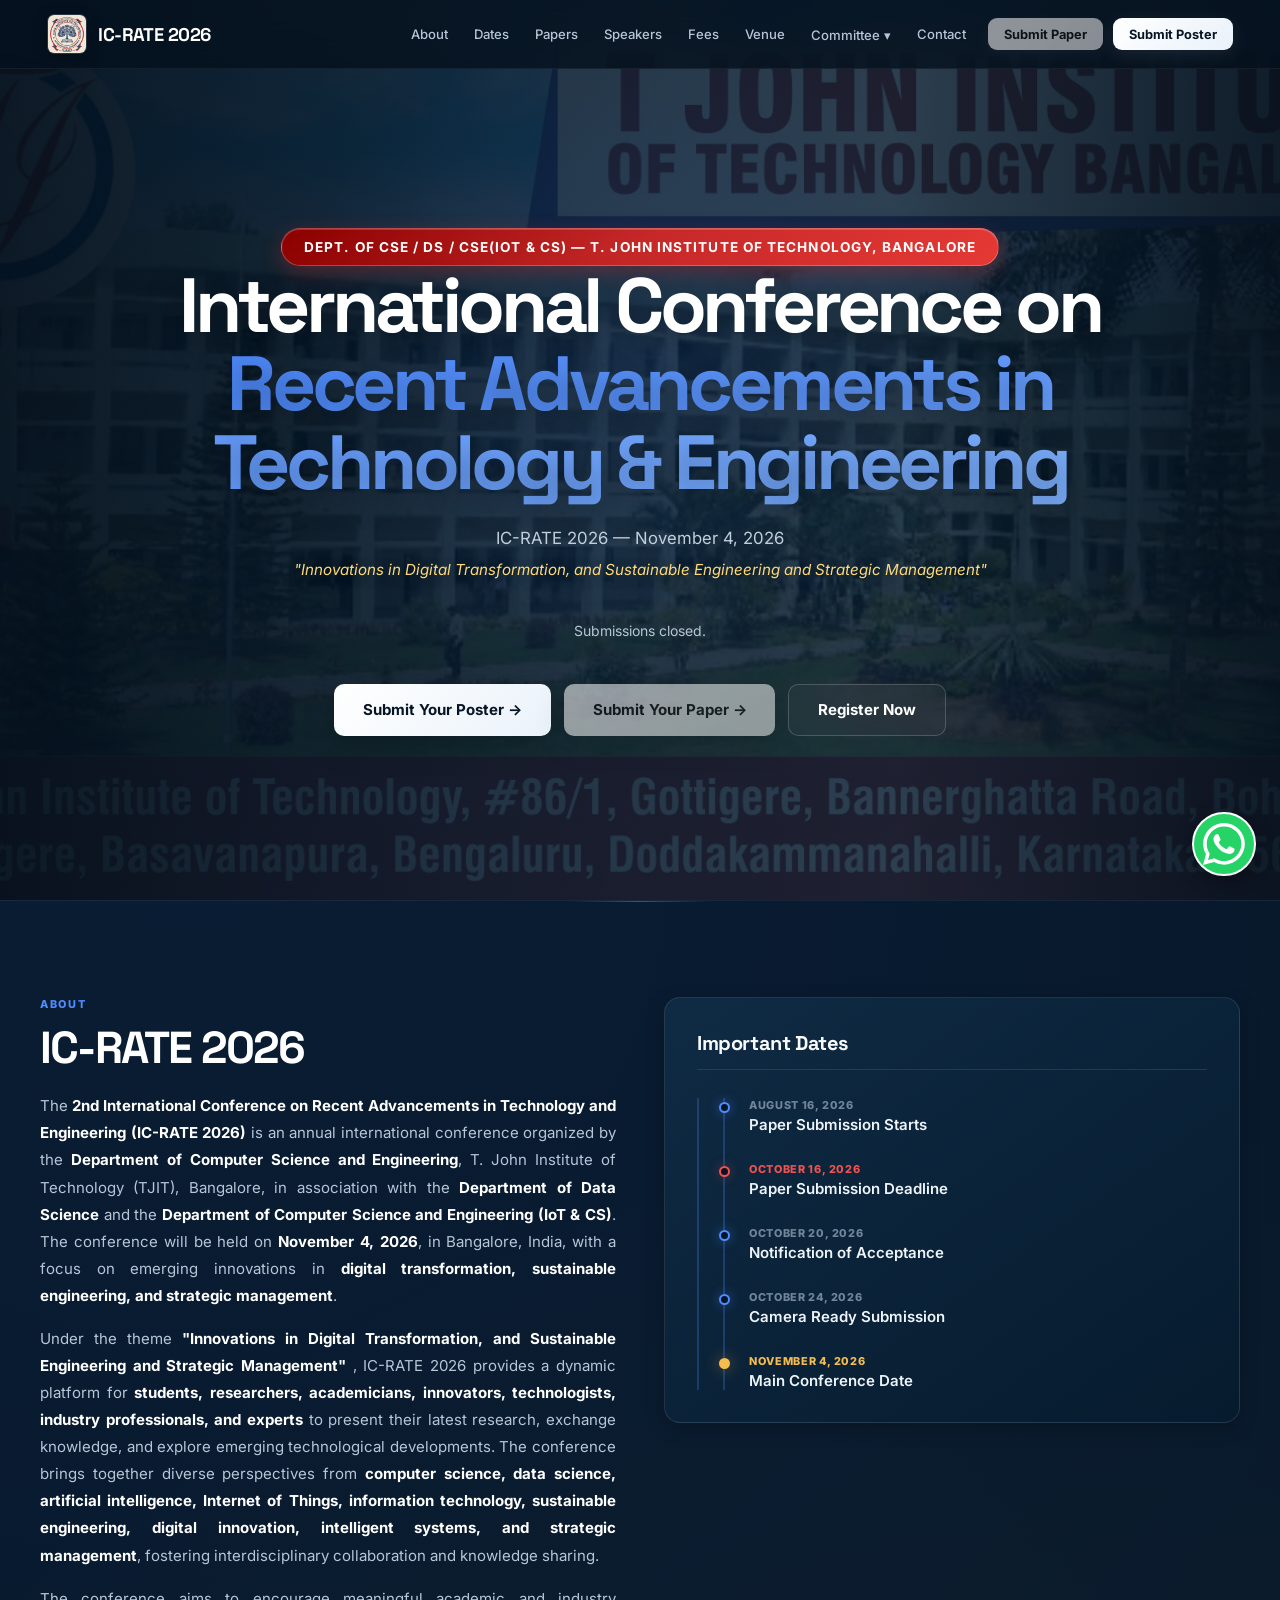
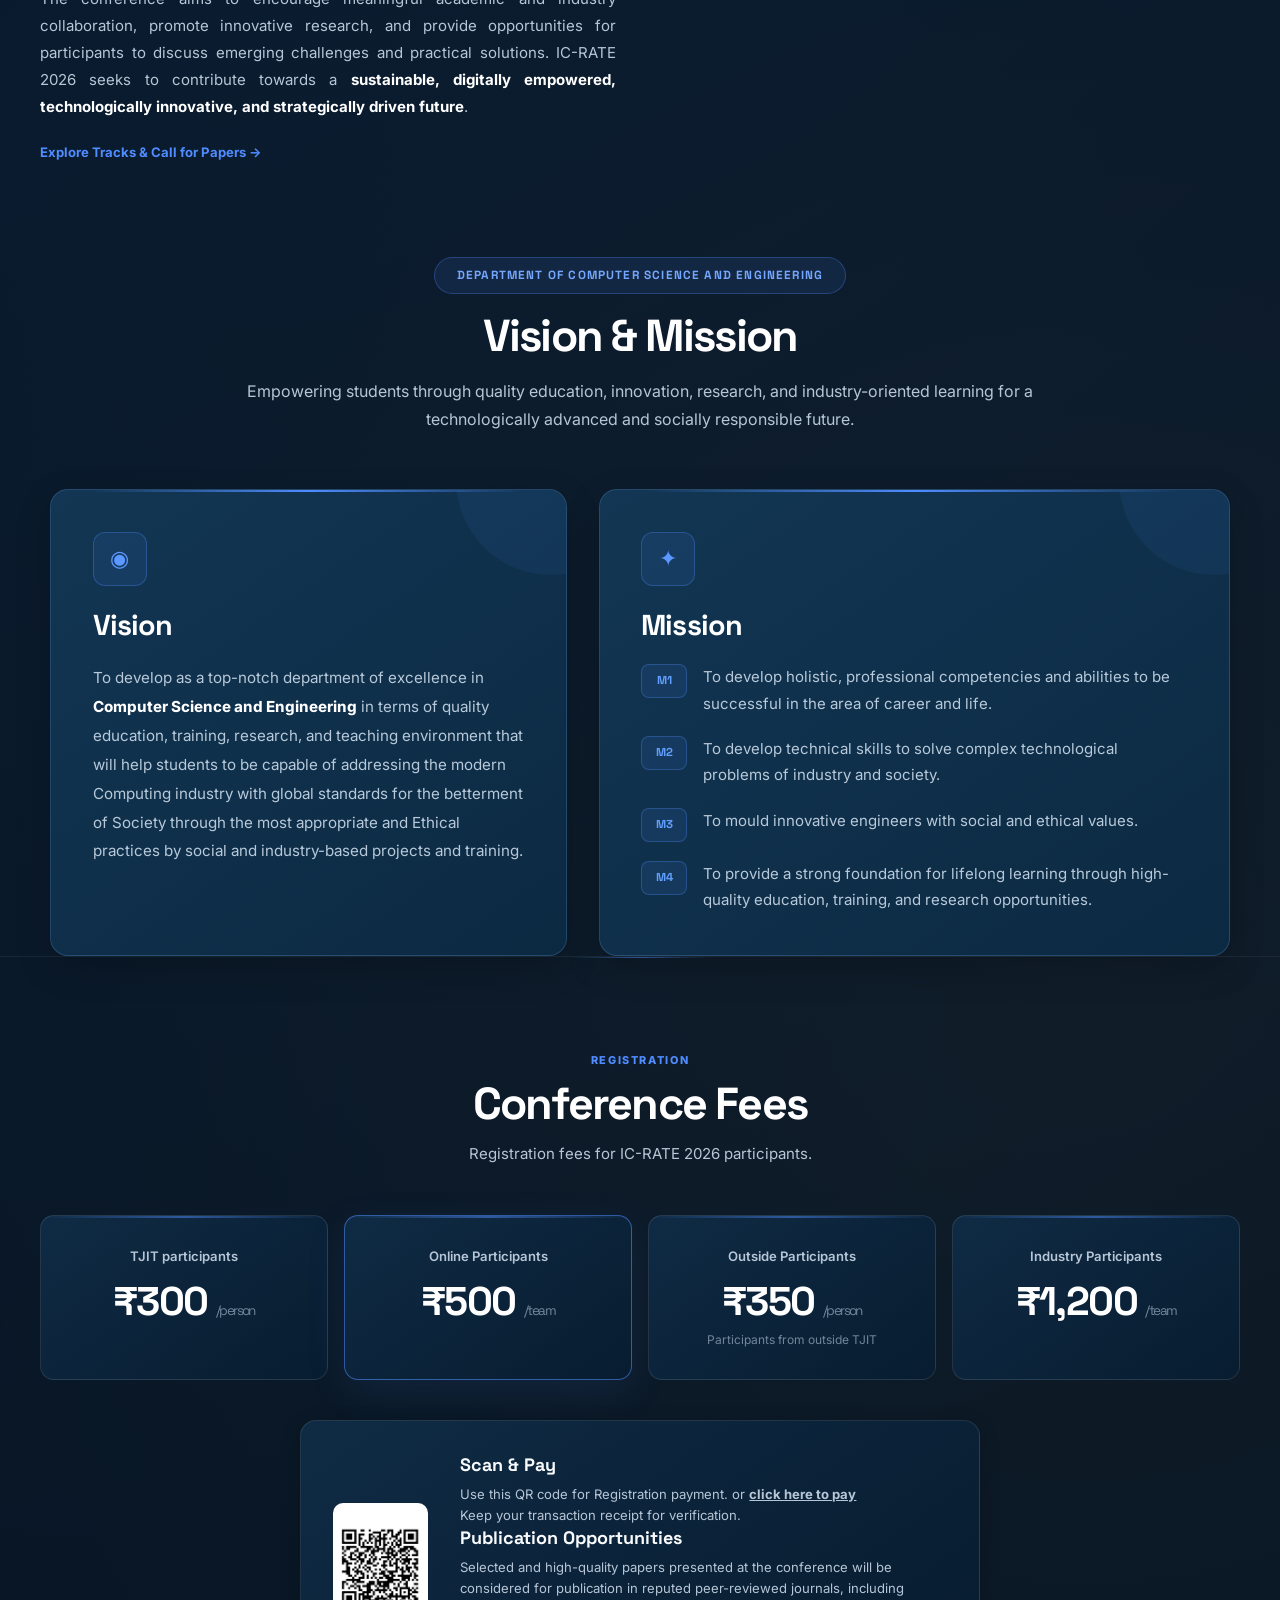
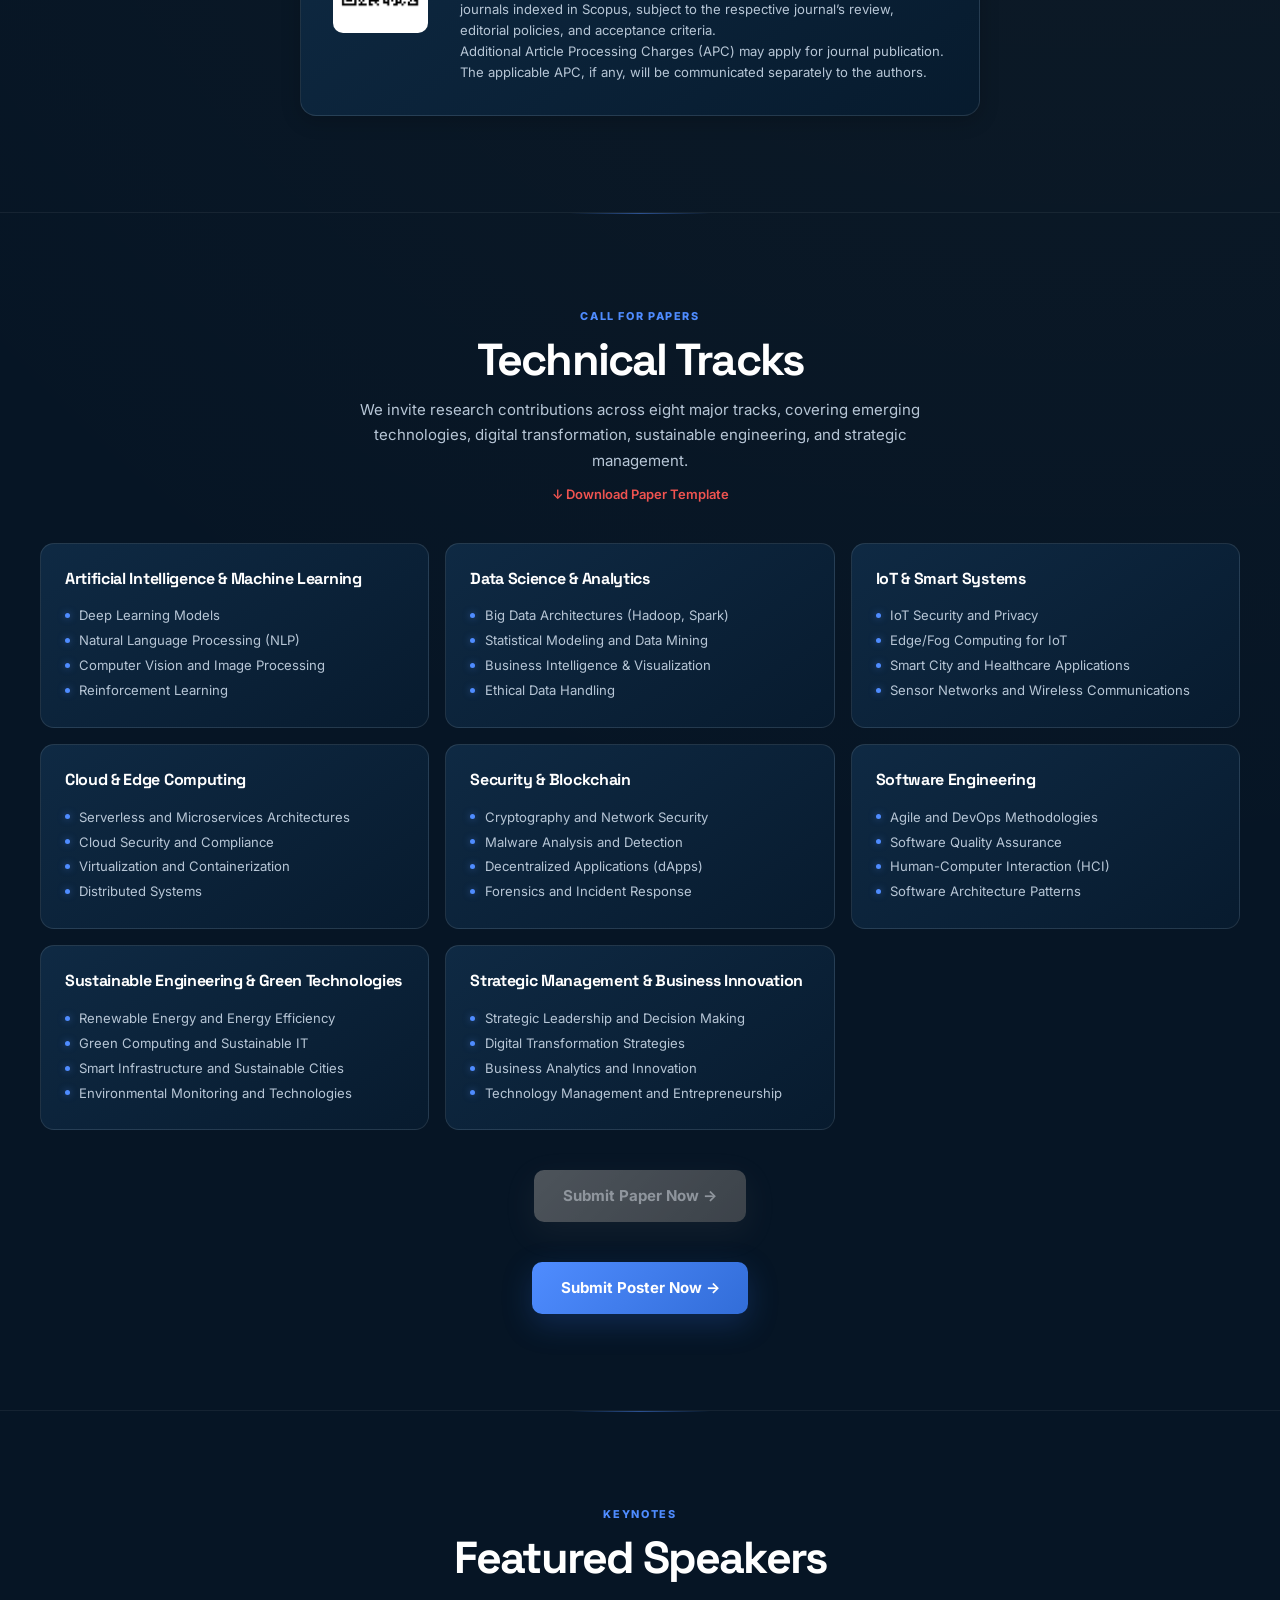
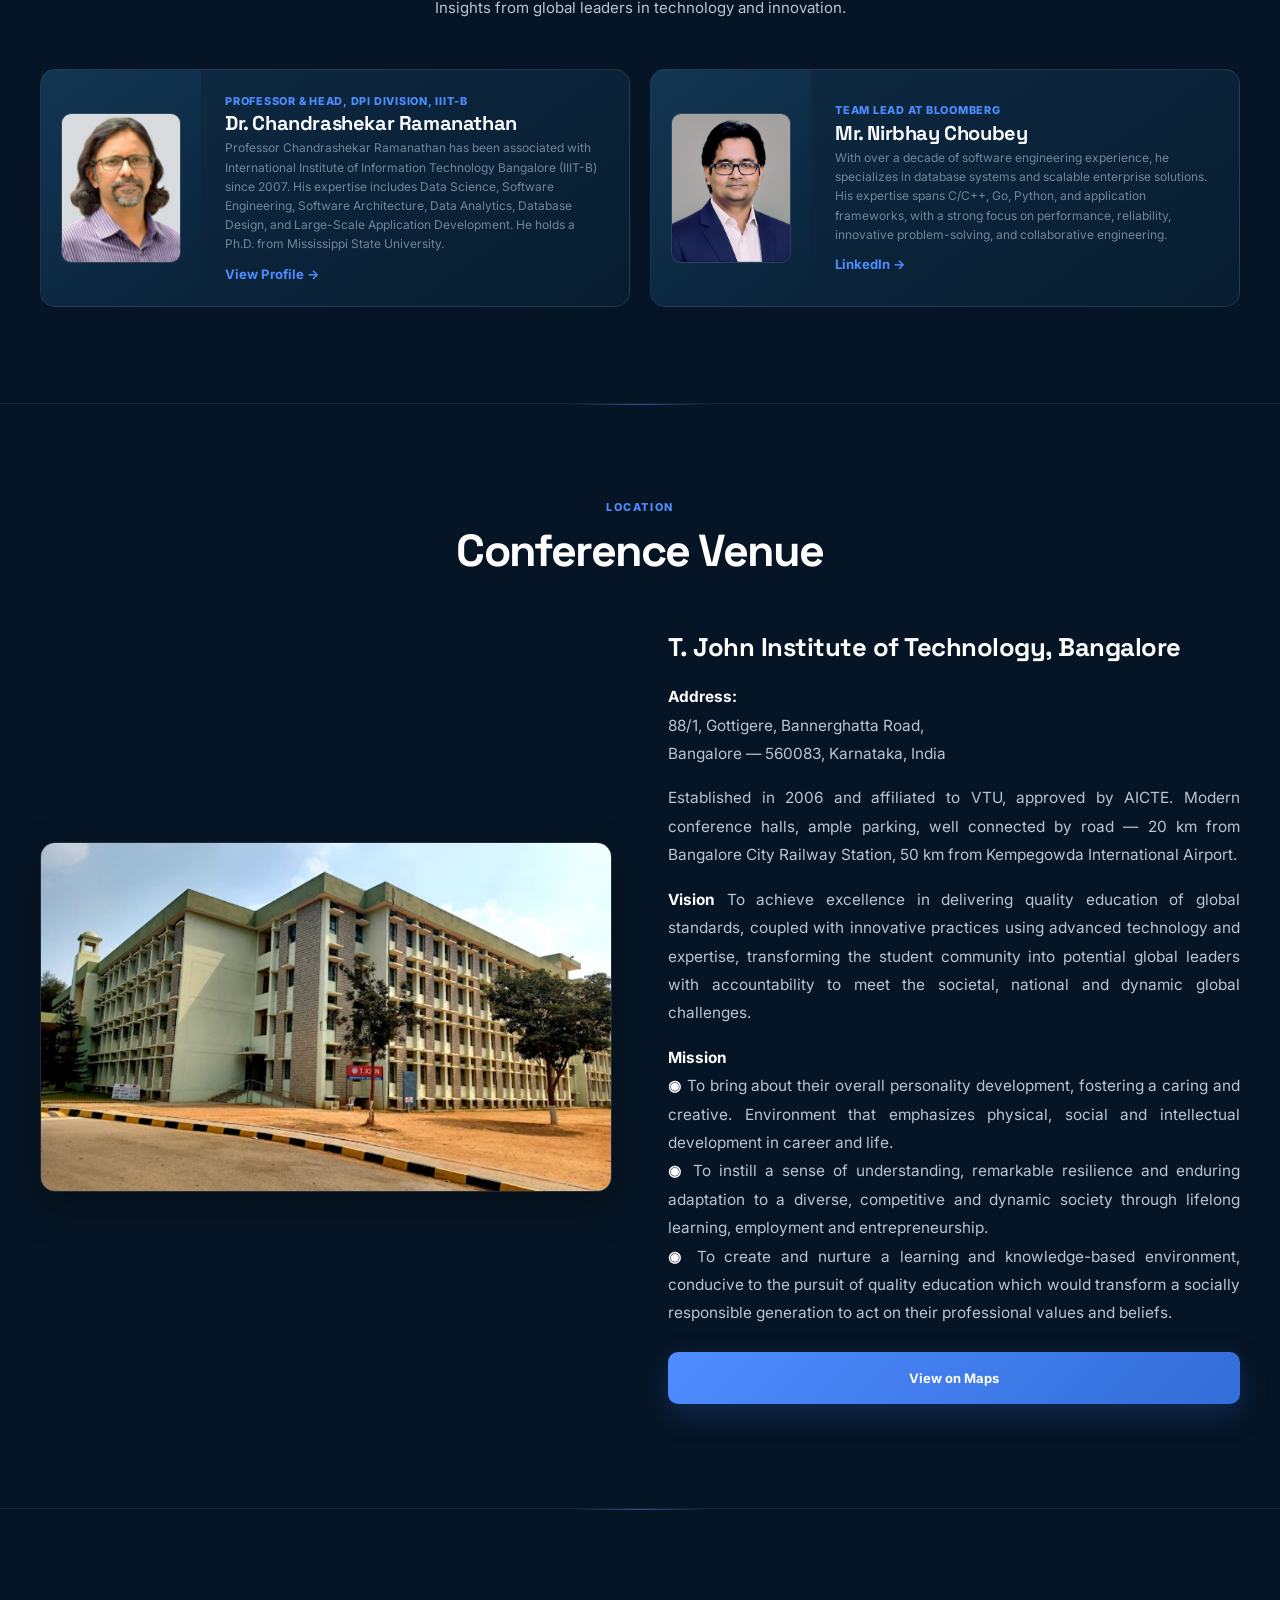
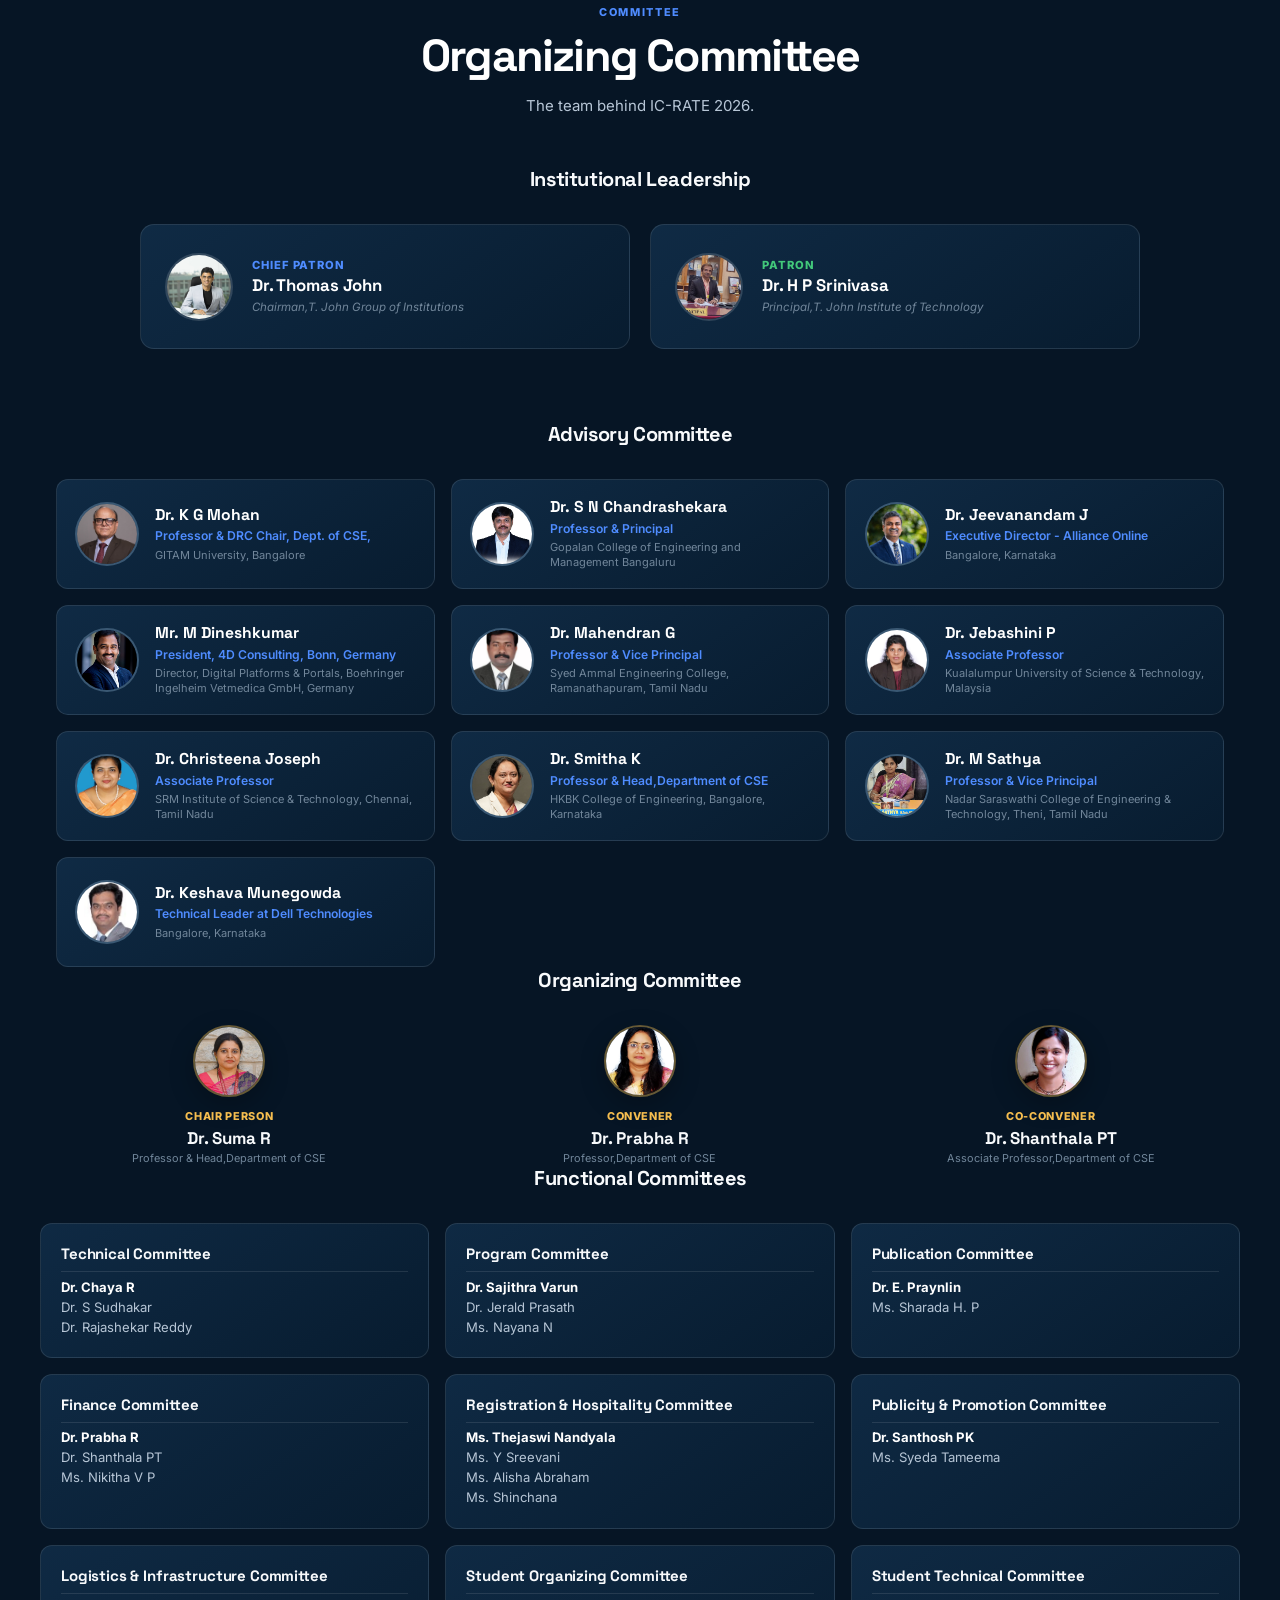
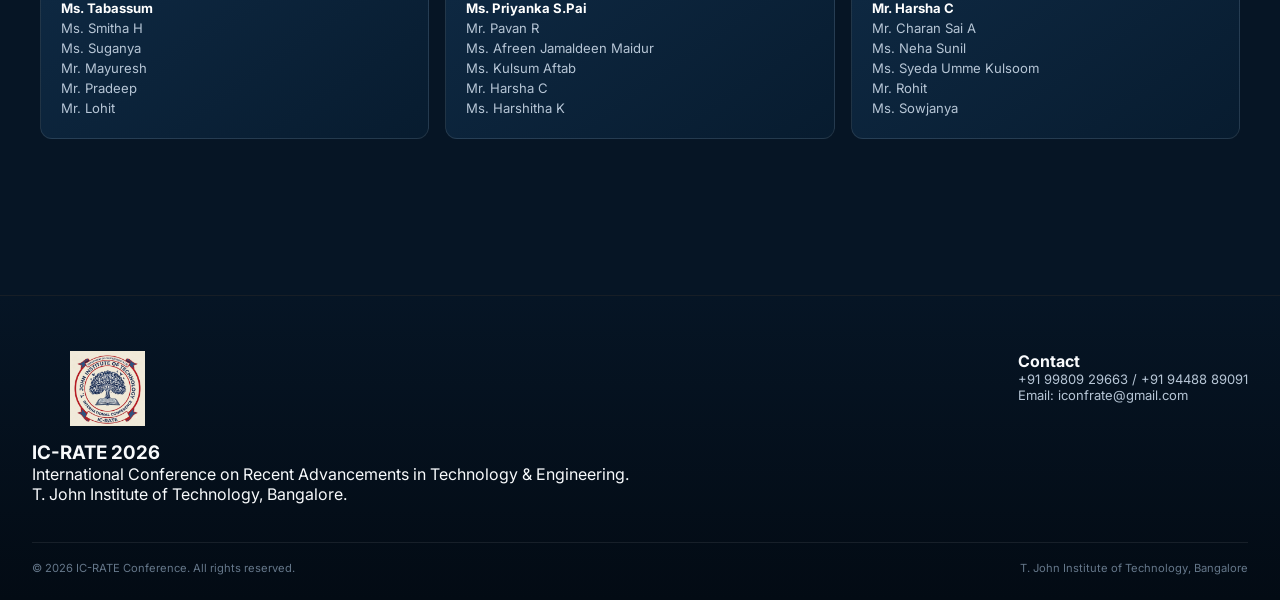
<file: index.html>
<!DOCTYPE html>
<html lang="en">
<head>
    <meta charset="UTF-8">
    <meta name="viewport" content="width=device-width, initial-scale=1.0">
    <link rel="icon" type="image/png" href="./image/LOGO.jpeg">
    <title>IC-RATE 2026 — International Conference on Recent Advancements in Technology & Engineering</title>
    <meta name="description"
content="RATE 2026 is the 2nd International Conference on Recent Advancements in Technology and Engineering, organized by the Department of Computer Science and Engineering, T. John Institute of Technology, Bengaluru, with associated departments including Data Science and CSE (IoT & CS).">

<meta name="keywords"
content="RATE 2026, IC RATE 2026, International Conference, Technology and Engineering, Computer Science and Engineering, Data Science, IoT, Artificial Intelligence, Sustainable Engineering, Strategic Management, T John Institute of Technology, Bangalore">

<meta name="author"
content="T. John Institute of Technology">

<meta name="robots"
content="index, follow">

<link rel="canonical" href="https://ic-rate.vercel.app/">
    <meta name="description" content="IC-RATE 2026: International Conference on Recent Advancements in Technology and Engineering. November 20, 2026 — T. John Institute of Technology, Bangalore.">
    <link rel="stylesheet" href="style.css">
</head>
<body>

    <!-- HEADER -->
    <header class="header" id="header">
        <div class="header-inner">
            <a href="#hero" class="logo-link">
                <img src="./image/LOGO.jpeg" alt="IC-RATE 2026" class="logo-img">
                <span class="logo-text">IC-RATE 2026</span>
            </a>

            <nav class="nav">
                <a href="#about">About</a>
                <a href="#dates-sec">Dates</a>
                <a href="#tracks">Papers</a>
                <a href="#keynotes">Speakers</a>
                <a href="#fees">Fees</a>
                <a href="#venue">Venue</a>
                <div class="nav-dd">
                    <a href="#committee" style="cursor:pointer">Committee ▾</a>
                    <div class="nav-dd-menu">
                        <a href="#committee">Organizing</a>
                        <a href="#advisory">Advisory</a>
                        <a href="#coreteam">Steering</a>
                    </div>
                </div>
                <a href="#contact">Contact</a>
                <a href="./submit-paper.html" class="nav-cta is-disabled" aria-disabled="true" tabindex="-1" onclick="return false;">
                    Submit Paper
                </a>
                <a href = "./poster.html" class = "nav-cta">
                    Submit Poster
                </a>
            </nav>

            <button class="mobile-btn" id="mob-btn" aria-label="Menu"><span></span><span></span><span></span></button>
        </div>

        <nav class="mobile-menu" id="mob-menu">
            <button class="mobile-close" id="mob-close">&times;</button>
            <a href="#about" onclick="closeMob()">About</a>
            <a href="#dates-sec" onclick="closeMob()">Dates</a>
            <a href="#tracks" onclick="closeMob()">Papers</a>
            <a href="#keynotes" onclick="closeMob()">Speakers</a>
            <a href="#fees" onclick="closeMob()">Fees</a>
            <a href="#venue" onclick="closeMob()">Venue</a>
            <a href="#committee" onclick="closeMob()">Committee</a>
            <a href="#contact" onclick="closeMob()">Contact</a>
            <a href="./submit-paper.html" target="_blank" class="nav-cta is-disabled" aria-disabled="true" tabindex="-1" onclick="return false;">Submit Paper</a>
            <a href="./poster.html" target="_blank" class="nav-cta" onclick="closeMob()">Submit Poster</a>
        </nav>
    </header>

    <!-- HERO -->
    <section class="hero" id="hero">
        <div class="hero-bg">
            <img src="./image/19666T John Institute.jpg" alt="TJIT Building" class="carousel-image active" size="cover">
            <img src="./image/blockgate.jpeg" alt="TJIT Campus" class="carousel-image">
            <img src="./image/maxresdefault.jpg" alt="Conference Hall" class="carousel-image">
        </div>
        <div class="hero-dim"></div>

        <div class="hero-body">
            <p class="hero-eyebrow">
    DEPT. OF CSE / DS / CSE(IOT & CS) — T. JOHN INSTITUTE OF TECHNOLOGY, BANGALORE
</p>

            <h1 class="hero-title">
                International Conference on<br><em>Recent Advancements in Technology & Engineering</em>
            </h1>

            <p class="hero-sub">IC-RATE 2026 — November 4, 2026</p>
            <p class="hero-theme">"Innovations in Digital Transformation, and Sustainable Engineering and Strategic Management"</p>

            <div class="cd" id="countdown">
                <div class="cd-box"><div class="cd-n" id="c-d">--</div><div class="cd-l">Days</div></div>
                <div class="cd-box"><div class="cd-n" id="c-h">--</div><div class="cd-l">Hours</div></div>
                <div class="cd-box"><div class="cd-n" id="c-m">--</div><div class="cd-l">Min</div></div>
                <div class="cd-box"><div class="cd-n" id="c-s">--</div><div class="cd-l">Sec</div></div>
            </div>

            <div class="hero-btns">
                <a href = "./poster.html" target="_blank" class="btn btn-w">Submit Your Poster →</a>
                <a href="./submit-paper.html" target="_blank" class="btn btn-w is-disabled" aria-disabled="true" tabindex="-1" onclick="return false;">Submit Your Paper →</a>
                <a href="#fees" class="btn btn-ghost">Register Now</a>
            </div>
        </div>
    </section>

    <!-- ABOUT + DATES -->
    <section class="section" id="about">
        <div class="wrap">
            <div class="split">
                <div data-anim>
                    <p class="sec-eyebrow">About</p>
                    <h2 class="sec-title">IC-RATE 2026</h2>
                    <p class="about-body" style="margin-top:1.25rem;">
    The <strong>2nd International Conference on Recent Advancements in
    Technology and Engineering (IC-RATE 2026)</strong> is an annual
    international conference organized by the
    <strong>Department of Computer Science and Engineering</strong>,
    T. John Institute of Technology (TJIT), Bangalore, in association
    with the <strong>Department of Data Science</strong> and the
    <strong>Department of Computer Science and Engineering
    (IoT &amp; CS)</strong>.
    
    The conference will be held on <strong>November 4, 2026</strong>,
    in Bangalore, India, with a focus on emerging innovations in
    <strong>digital transformation, sustainable engineering, and
    strategic management</strong>.
</p>

<p class="about-body" style="margin-top:1rem;">
    Under the theme
    <strong>
        "Innovations in Digital Transformation, and Sustainable Engineering
        and Strategic Management"
    </strong>,
    IC-RATE 2026 provides a dynamic platform for
    <strong>students, researchers, academicians, innovators, technologists,
    industry professionals, and experts</strong> to present their latest
    research, exchange knowledge, and explore emerging technological
    developments.
    
    The conference brings together diverse perspectives from
    <strong>computer science, data science, artificial intelligence,
    Internet of Things, information technology, sustainable engineering,
    digital innovation, intelligent systems, and strategic management</strong>,
    fostering interdisciplinary collaboration and knowledge sharing.
</p>

<p class="about-body" style="margin-top:1rem;">
    The conference aims to encourage meaningful academic and industry
    collaboration, promote innovative research, and provide opportunities
    for participants to discuss emerging challenges and practical
    solutions. IC-RATE 2026 seeks to contribute towards a
    <strong>sustainable, digitally empowered, technologically innovative,
    and strategically driven future</strong>.
</p>
<!-- =========================================================
     VISION & MISSION
========================================================= -->
<!-- =========================================================
     DEPARTMENT VISION & MISSION
========================================================= -->


                    <a href="#tracks" class="arr-link">Explore Tracks & Call for Papers →</a>
                </div>

                <div data-anim data-anim-delay="2" id="dates-sec">
                    <div class="dates-box">
                        <h3 class="dates-heading">Important Dates</h3>
                        <div class="tl">
                            <div class="tl">
                            <div class="tl-item">
                                 <div class="tl-dot"></div>
                                <p class="tl-date">August 16, 2026</p>
                                <p class="tl-label">Paper Submission Starts</p>
                            </div>
                            <div class="tl-item red">
                            <div class="tl-dot"></div>
                            <p class="tl-date">October 16, 2026</p>
                            <p class="tl-label">Paper Submission Deadline</p>
                            </div>

                            <div class="tl-item">
                            <div class="tl-dot"></div>
                            <p class="tl-date">October 20, 2026</p>
                            <p class="tl-label">Notification of Acceptance</p>
                        </div>

                        <div class="tl-item">
                            <div class="tl-dot"></div>
                            <p class="tl-date">October 24, 2026</p>
                            <p class="tl-label">Camera Ready Submission</p>
                        </div>

                        <div class="tl-item gold">
                            <div class="tl-dot"></div>
                            <p class="tl-date">November 4, 2026</p>
                            <p class="tl-label">Main Conference Date</p>
                        </div>
                    </div>
                        </div>
                    </div>
                </div>
            </div>
        </div>
    </section>
<div class="department-vm" data-anim>

    <!-- Department Heading -->
    <div class="department-vm-heading">

        <p class="vm-eyebrow">
            DEPARTMENT OF COMPUTER SCIENCE AND ENGINEERING
        </p>

        <h2>
            Vision &amp; Mission
        </h2>

        <p class="vm-intro">
            Empowering students through quality education, innovation,
            research, and industry-oriented learning for a technologically
            advanced and socially responsible future.
        </p>

    </div>


    <!-- Vision & Mission Cards -->
    <div class="vision-mission">

        <!-- VISION -->
        <div class="vm-card">

            <div class="vm-icon">
                <span>◉</span>
            </div>

            <h3>Vision</h3>

            <p>
                To develop as a top-notch department of excellence in
                <strong>Computer Science and Engineering</strong> in terms of
                quality education, training, research, and teaching
                environment that will help students to be capable of
                addressing the modern Computing industry with global
                standards for the betterment of Society through the most
                appropriate and Ethical practices by social and
                industry-based projects and training.
            </p>

        </div>


        <!-- MISSION -->
        <div class="vm-card">

            <div class="vm-icon">
                <span>✦</span>
            </div>

            <h3>Mission</h3>

            <div class="mission-list">

                <div class="mission-item">
                    <span>M1</span>
                    <p>
                        To develop holistic, professional competencies and
                        abilities to be successful in the area of career and life.
                    </p>
                </div>

                <div class="mission-item">
                    <span>M2</span>
                    <p>
                        To develop technical skills to solve complex
                        technological problems of industry and society.
                    </p>
                </div>

                <div class="mission-item">
                    <span>M3</span>
                    <p>
                        To mould innovative engineers with social and ethical
                        values.
                    </p>
                </div>

                <div class="mission-item">
                    <span>M4</span>
                    <p>
                        To provide a strong foundation for lifelong learning
                        through high-quality education, training, and research
                        opportunities.
                    </p>
                </div>

            </div>

        </div>

    </div>

</div>
    <!-- FEES -->
    <section class="section" id="fees">
        <div class="wrap">

            <div style="text-align:center;margin-bottom:3rem;" data-anim>
                <p class="sec-eyebrow">Registration</p>
                <h2 class="sec-title">Conference Fees</h2>
                <p class="sec-desc" style="margin:0.75rem auto 0;">
                    Registration fees for IC-RATE 2026 participants.
                </p>
            </div>

            <div class="fees-row" data-anim>

                <div class="fee">
                    <p class="fee-cat">TJIT participants</p>
                    <p class="fee-price">₹300 <small>/person</small></p>
                    
                </div>

                <div class="fee pop">
                    <p class="fee-cat">Online Participants</p>
                    <p class="fee-price">₹500 <small>/team</small></p>
                    
                </div>

                <div class="fee">
                    <p class="fee-cat">Outside Participants</p>
                    <p class="fee-price">₹350 <small>/person</small></p>
                    <p class="fee-note">Participants from outside TJIT</p>
                </div>

                <div class="fee">
                    <p class="fee-cat">Industry Participants</p>
                    <p class="fee-price">₹1,200 <small>/team</small></p>
                    
                </div>

            </div>
            <div class="qr-strip" data-anim>
                <img src="./image/fees.jpg"
                    alt="Payment QR Code">

                <div>
                    <h4>Scan & Pay</h4>
                    <p>
                        Use this QR code for Registration payment. or <a href="https://forms.easebuzz.in/register/TJohnInstituteofTechn/ic-rate-2026-registration"><strong><u>click here to pay</u></strong></a><br>
                        Keep your transaction receipt for verification.
                    </p>
                <div>
                    <h4>Publication Opportunities</h4>
                    <p>Selected and high-quality papers presented at the conference will be considered for publication in reputed peer-reviewed journals, including journals indexed in Scopus, subject to the respective journal’s review, editorial policies, and acceptance criteria.<br>

Additional Article Processing Charges (APC) may apply for journal publication. The applicable APC, if any, will be communicated separately to the authors.</p>
                </div>

                </div>
            </div>

        </div>
    </section>



    <!-- CALL FOR PAPERS -->
    <!-- =========================================================
     CALL FOR PAPERS / TECHNICAL TRACKS
========================================================= -->

<section class="section" id="tracks">
    <div class="wrap">

        <!-- Section Heading -->
        <div style="text-align:center;margin-bottom:2.5rem;" data-anim>

            <p class="sec-eyebrow">Call for Papers</p>

            <h2 class="sec-title">Technical Tracks</h2>

            <p class="sec-desc" style="margin:0.75rem auto 0;">
                We invite research contributions across eight major tracks,
                covering emerging technologies, digital transformation,
                sustainable engineering, and strategic management.
            </p>

            <a href="https://drive.google.com/file/d/1yXmtBPtf-bDWNqI9zbNRnjCnfjYYNFZP/view?usp=drivesdk"
               target="_blank"
               rel="noopener"
               style="display:inline-block;
                      margin-top:0.75rem;
                      font-size:0.8125rem;
                      font-weight:600;
                      color:var(--red);">
                ↓ Download Paper Template
            </a>

        </div>


        <!-- =====================================================
             TECHNICAL TRACK GRID
        ====================================================== -->

        <div class="t-grid" data-anim>

            <!-- TRACK 1 -->
            <div class="t-card">

                <h3>
                    Artificial Intelligence &amp; Machine Learning
                </h3>

                <ul>
                    <li>Deep Learning Models</li>
                    <li>Natural Language Processing (NLP)</li>
                    <li>Computer Vision and Image Processing</li>
                    <li>Reinforcement Learning</li>
                </ul>

            </div>


            <!-- TRACK 2 -->
            <div class="t-card">

                <h3>
                    Data Science &amp; Analytics
                </h3>

                <ul>
                    <li>Big Data Architectures (Hadoop, Spark)</li>
                    <li>Statistical Modeling and Data Mining</li>
                    <li>Business Intelligence &amp; Visualization</li>
                    <li>Ethical Data Handling</li>
                </ul>

            </div>


            <!-- TRACK 3 -->
            <div class="t-card">

                <h3>
                    IoT &amp; Smart Systems
                </h3>

                <ul>
                    <li>IoT Security and Privacy</li>
                    <li>Edge/Fog Computing for IoT</li>
                    <li>Smart City and Healthcare Applications</li>
                    <li>Sensor Networks and Wireless Communications</li>
                </ul>

            </div>


            <!-- TRACK 4 -->
            <div class="t-card">

                <h3>
                    Cloud &amp; Edge Computing
                </h3>

                <ul>
                    <li>Serverless and Microservices Architectures</li>
                    <li>Cloud Security and Compliance</li>
                    <li>Virtualization and Containerization</li>
                    <li>Distributed Systems</li>
                </ul>

            </div>


            <!-- TRACK 5 -->
            <div class="t-card">

                <h3>
                    Security &amp; Blockchain
                </h3>

                <ul>
                    <li>Cryptography and Network Security</li>
                    <li>Malware Analysis and Detection</li>
                    <li>Decentralized Applications (dApps)</li>
                    <li>Forensics and Incident Response</li>
                </ul>

            </div>


            <!-- TRACK 6 -->
            <div class="t-card">

                <h3>
                    Software Engineering
                </h3>

                <ul>
                    <li>Agile and DevOps Methodologies</li>
                    <li>Software Quality Assurance</li>
                    <li>Human-Computer Interaction (HCI)</li>
                    <li>Software Architecture Patterns</li>
                </ul>

            </div>


            <!-- TRACK 7 -->
            <div class="t-card">

                <h3>
                    Sustainable Engineering &amp; Green Technologies
                </h3>

                <ul>
                    <li>Renewable Energy and Energy Efficiency</li>
                    <li>Green Computing and Sustainable IT</li>
                    <li>Smart Infrastructure and Sustainable Cities</li>
                    <li>Environmental Monitoring and Technologies</li>
                </ul>

            </div>


            <!-- TRACK 8 -->
            <div class="t-card">

                <h3>
                    Strategic Management &amp; Business Innovation
                </h3>

                <ul>
                    <li>Strategic Leadership and Decision Making</li>
                    <li>Digital Transformation Strategies</li>
                    <li>Business Analytics and Innovation</li>
                    <li>Technology Management and Entrepreneurship</li>
                </ul>

            </div>

        </div>


        <div style="text-align:center;margin-top:2.5rem;" data-anim>
            <a href="./submit-paper.html"
               target="_blank"
               class="btn btn-accent is-disabled"
               aria-disabled="true"
               tabindex="-1"
               onclick="return false;">
                Submit Paper Now →
            </a>
        </div>
        <div style="text-align:center;margin-top:2.5rem;" data-anim>
            <a href="./poster.html" target="_blank"
               class="btn btn-accent">
                Submit Poster Now →
            </a>

        </div>

    </div>
</section>

    <!-- SPEAKERS -->
    <section class="section" id="keynotes">
        <div class="wrap">
            <div style="text-align:center;margin-bottom:3rem;" data-anim>
                <p class="sec-eyebrow">Keynotes</p>
                <h2 class="sec-title">Featured Speakers</h2>
                <p class="sec-desc" style="margin:0.75rem auto 0;">Insights from global leaders in technology and innovation.</p>
            </div>

            <div class="sp-grid" data-anim>
                <div class="sp-card">
                    <div class="sp-photo">
                        <img src="./image/Chandrashekar-Rama1.jpg" alt="Chandrashekar Ramanathan">
                    </div>
                    <div class="sp-body">
                        <p class="sp-role">Professor & Head, DPI Division, IIIT-B </p>

                        <h3 class="sp-name">Dr. Chandrashekar Ramanathan</h3>

        

                        <p class="sp-bio">
                            Professor Chandrashekar Ramanathan has been associated with International Institute of Information Technology Bangalore (IIIT-B) since 2007.
                            His expertise includes Data Science, Software Engineering, Software Architecture,
                            Data Analytics, Database Design, and Large-Scale Application Development.
                            He holds a Ph.D. from Mississippi State University.
                        </p>

                        <a href="https://www.iiitb.ac.in/faculty/chandrashekar-ramanathan"
                        target="_blank"
                        class="arr-link"
                        style="margin-top:0;">
                            View Profile →
                        </a>
                    </div>
                </div>

                <div class="sp-card">
                    <div class="sp-photo">
                        <img src="./image/LU.jpeg" alt="Nirbhay Choubey">
                    </div>
                    <div class="sp-body">
                        <p class="sp-role">Team Lead at Bloomberg</p>
                        <h3 class="sp-name">Mr. Nirbhay Choubey</h3>
                        <p class="sp-bio">With over a decade of software engineering experience, he specializes in database systems and scalable enterprise solutions. His expertise spans C/C++, Go, Python, and application frameworks, with a strong focus on performance, reliability, innovative problem-solving, and collaborative engineering.</p>
                        <a href="https://www.linkedin.com/in/nirbhayc/?lipi=urn%3Ali%3Apage%3Ad_flagship3_profile_view_base_contact_details%3BswGuXBqyQMiSSgutUBU7eg%3D%3D" target="_blank" class="arr-link" style="margin-top:0;">LinkedIn →</a>
                    </div>
                </div>
            </div>
        </div>
    </section>

    <!-- VENUE -->
    <section class="section" id="venue">
        <div class="wrap">
            <div style="text-align:center;margin-bottom:3rem;" data-anim>
                <p class="sec-eyebrow">Location</p>
                <h2 class="sec-title">Conference Venue</h2>
            </div>

            <div class="v-grid" data-anim>
                <img src="./image/blockgate.jpeg" alt="TJIT Campus" class="v-img">
                <div class="v-info">
                    <h3>T. John Institute of Technology, Bangalore</h3>
                    <p>
                        <strong>Address:</strong><br>
                        88/1, Gottigere, Bannerghatta Road,<br>
                        Bangalore — 560083, Karnataka, India
                    </p>
                    <p>
                        Established in 2006 and affiliated to VTU, approved by AICTE. Modern conference halls, ample parking, well connected by road — 20 km from Bangalore City Railway Station, 50 km from Kempegowda International Airport.
                    </p>
                    
                    <p><strong>Vision </strong>To achieve excellence in delivering quality education of global standards, coupled with innovative practices using advanced technology and expertise, transforming the student community into potential global leaders with accountability to meet the societal, national and dynamic global challenges.</p><p><strong>Mission</strong><br>
                    <strong>◉</strong> To bring about their overall personality development, fostering a caring and creative. Environment that emphasizes physical, social and intellectual development in career and life.<br>
                    <strong>◉</strong> To instill a sense of understanding, remarkable resilience and enduring adaptation to a diverse, competitive and dynamic society through lifelong learning, employment and entrepreneurship.<br>
                    <strong>◉</strong> To create and nurture a learning and knowledge-based environment, conducive to the pursuit of quality education which would transform a socially responsible generation to act on their professional values and beliefs.</p><a href="https://maps.app.goo.gl/tuCbLRYFfKM2oxBZ8" target="_blank" class="btn btn-accent" style="font-size:0.8125rem;padding:0.625rem 1.25rem;margin-top:0.5rem;">View on Maps</a>
                </div>
            </div>
        </div>
    </section>

    <!-- COMMITTEE -->
    <!-- COMMITTEE -->
<section class="section" id="committee">
    <div class="wrap">
        <div style="text-align:center;margin-bottom:3rem;" data-anim>
            <p class="sec-eyebrow">Committee</p>
            <h2 class="sec-title">Organizing Committee</h2>
            <p class="sec-desc" style="margin:0.75rem auto 0;">
                The team behind IC-RATE 2026.
            </p>
        </div>

        <!-- Institutional Leadership -->
        <h3 class="sub-heading" data-anim>Institutional Leadership</h3>

        <div class="patrons" data-anim>

            <div class="pat">
                <img src="./image/Dr. Thomas P .John.png"
                     alt="Dr. Thomas John">
                <div>
                    <p class="pr">Chief Patron</p>
                    <p class="pn">Dr. Thomas John</p>
                    <p class="pp">
                        Chairman,T. John Group of Institutions
                    </p>
                </div>
            </div>

            <div class="pat">
                <img src="./image/principal_sir.png"
                     alt="Dr. H P Srinivasa">
                <div>
                    <p class="pr" style="color:var(--green);">Patron</p>
                    <p class="pn">Dr. H P Srinivasa</p>
                    <p class="pp">
                       Principal,T. John Institute of Technology 
                    </p>
                </div>
            </div>

        </div>


<!-- =========================================================
     ADVISORY COMMITTEE
========================================================= -->

<h3 id="advisory" class="sub-heading" data-anim>
    Advisory Committee
</h3>

<div class="adv-grid" data-anim>

    <!-- 1. K G Mohan Gaindasa Kabadi -->
    <div class="adv">
        <img src="./image/K G MOHAN GAINDASA KABADI.jpeg"
             alt="K G Mohan Gaindasa Kabadi">

        <div>
            <p class="an">Dr. K G Mohan</p>

            <p class="ar">
                Professor &amp; DRC Chair, Dept. of CSE,
            </p>
            <p class="ao">GITAM University, Bangalore</p>
        </div>
    </div>


    <!-- 2. Dr. S N Chandrashekara -->
    <div class="adv">
        <img src="./image/CHANDRASECAR.jpeg"
             alt="Dr. S N Chandrashekara">

        <div>
            <p class="an">Dr. S N Chandrashekara</p>

            <p class="ar">
                Professor & Principal
            </p>

            <p class="ao">
                Gopalan College of Engineering and Management Bangaluru
            </p>
        </div>
    </div>


    <!-- 3. Dr. Jeevanandam J -->
    <div class="adv">
        <img src="./image/Dr. Jeevanandam J .png"
             alt="Dr. Jeevanandam J">

        <div>
            <p class="an">Dr. Jeevanandam J</p>

            <p class="ar">
                Executive Director - Alliance Online
            </p>

            <p class="ao">
                Bangalore, Karnataka
            </p>
        </div>
    </div>


    <!-- 4. Mr. M Dineshkumar -->
    <div class="adv">
        <img src="./image/Dineshkumar Munikrishnan.png"
             alt="Mr. M Dineshkumar">

        <div>
            <p class="an">Mr. M Dineshkumar</p>

            <p class="ar">
                President, 4D Consulting, Bonn, Germany
            </p>

            <p class="ao">
                Director, Digital Platforms &amp; Portals,
                Boehringer Ingelheim Vetmedica GmbH, Germany
            </p>
        </div>
    </div>


    <!-- 5. Dr. Mahendran G -->
    <div class="adv">
        <img src="./image/Mahendran.jpeg"
             alt="Dr. Mahendran G">

        <div>
            <p class="an">Dr. Mahendran G</p>

            <p class="ar">
                Professor & Vice Principal
            </p>

            <p class="ao">
                Syed Ammal Engineering College,
                Ramanathapuram, Tamil Nadu
            </p>
        </div>
    </div>


    <!-- 6. Dr. Jebashini P -->
    <div class="adv">
        <img src="./image/Jebashini.jpeg"
             alt="Dr. Jebashini P">

        <div>
            <p class="an">Dr. Jebashini P</p>

            <p class="ar">
                Associate Professor
            </p>

            <p class="ao">
                Kualalumpur University of Science &amp; Technology,
                Malaysia
            </p>
        </div>
    </div>


    <!-- 7. Dr. Christeena Joseph -->
    <div class="adv">
        <img src="./image/Christeena joseph.jpg"
             alt="Dr. Christeena Joseph">

        <div>
            <p class="an">Dr. Christeena Joseph</p>

            <p class="ar">
                Associate Professor
            </p>

            <p class="ao">
                SRM Institute of Science &amp; Technology,
                Chennai, Tamil Nadu
            </p>
        </div>
    </div>


    <!-- 8. Dr. Smitha K -->
    <div class="adv">
        <img src="./image/Smita.jpeg"
             alt="Dr. Smitha K">

        <div>
            <p class="an">Dr. Smitha K</p>

            <p class="ar">
                Professor & Head,Department of CSE
            </p>

            <p class="ao">
                HKBK College of Engineering,
                Bangalore, Karnataka
            </p>
        </div>
    </div>


    <!-- 9. Dr. M Sathya -->
    <div class="adv">
        <img src="./image/sathya.jpeg"
             alt="Dr. M Sathya">

        <div>
            <p class="an">Dr. M Sathya</p>

            <p class="ar">
                Professor & Vice Principal
            </p>

            <p class="ao">
                Nadar Saraswathi College of Engineering &amp; Technology,
                Theni, Tamil Nadu
            </p>
        </div>
    </div>


    <!-- 10. Dr. Keshava Munegowda -->
    <div class="adv">
        <img src="./image/Dr .Keshava Munegowda.jpeg"
             alt="Dr. Keshava Munegowda">

        <div>
            <p class="an">Dr. Keshava Munegowda</p>

            <p class="ar">
                Technical Leader at Dell Technologies
            </p>

            <p class="ao">
                Bangalore, Karnataka
            </p>
        </div>
    </div>

</div>
    
<section>   
     <!-- Organizing Committee -->
        <h3 class="sub-heading" data-anim>
            Organizing Committee
        </h3>

        <div class="core-grid" data-anim>

            <div class="cm">
                <img src="./image/suma.png"
                     alt="Dr. Suma R">
                <p class="cr">Chair Person</p>
                <p class="cn">Dr. Suma R</p>
                <p class="ct">
                    Professor & Head,Department of CSE
                </p>
            </div>

            <div class="cm">
                <img src="./image/PRABHA.jpg"
                     alt="Dr. Prabha R">
                <p class="cr">Convener</p>
                <p class="cn">Dr. Prabha R</p>
                <p class="ct">
                    Professor,Department of CSE
                </p>
            </div>

            <div class="cm">
                <img src="./image/shanthala.jpeg"
                     alt="Dr. Shanthala PT">
                <p class="cr">Co-Convener</p>
                <p class="cn">Dr. Shanthala PT</p>
                <p class="ct">
                    Associate Professor,Department of CSE
                </p>
            </div>

        </div>
    </section>

<section>   
        <!-- Functional Committees -->
        <h3 class="sub-heading" data-anim>
            Functional Committees
        </h3>

        <div class="fn-grid" data-anim>

            <!-- Technical Committee -->
            <div class="fn">
                <h4>Technical Committee</h4>
                <ul>
                    <li>Dr. Chaya R</li>
                    <li>Dr. S Sudhakar</li>
                    <li>Dr. Rajashekar Reddy</li>
                </ul>
            </div>

            <!-- Program Committee -->
            <div class="fn">
                <h4>Program Committee</h4>
                <ul>
                    <li>Dr. Sajithra Varun</li>
                    <li>Dr. Jerald Prasath</li>
                    <li>Ms. Nayana N</li>
                </ul>
            </div>

            <!-- Publication Committee -->
            <div class="fn">
                <h4>Publication Committee</h4>
                <ul>
                    <li>Dr. E. Praynlin</li>
                    <li>Ms. Sharada H. P</li>
                </ul>
            </div>

            <!-- Finance Committee -->
            <div class="fn">
                <h4>Finance Committee</h4>
                <ul>
                    <li>Dr. Prabha R</li>
                    <li>Dr. Shanthala PT</li>
                    <li>Ms. Nikitha V P</li>
                </ul>
            </div>

            <!-- Registration & Hospitality -->
            <div class="fn">
                <h4>Registration & Hospitality Committee</h4>
                <ul>
                    <li>Ms. Thejaswi Nandyala</li>
                    <li>Ms. Y Sreevani</li>
                    <li>Ms. Alisha Abraham</li>
                    <li>Ms. Shinchana</li>
                </ul>
            </div>

            <!-- Publicity & Promotion -->
            <div class="fn">
                <h4>Publicity & Promotion Committee</h4>
                <ul>
                    <li>Dr. Santhosh PK</li>
                    <li>Ms. Syeda Tameema</li>
                </ul>
            </div>

            <!-- Logistics & Infrastructure -->
            <div class="fn">
                <h4>Logistics & Infrastructure Committee</h4>
                <ul>
                    <li>Ms. Tabassum</li>
                    <li>Ms. Smitha H</li>
                    <li>Ms. Suganya</li>
                    <li>Mr. Mayuresh</li>
                    <li>Mr. Pradeep</li>
                    <li>Mr. Lohit</li>
                </ul>
            </div>
            <div class="fn">
                <h4>Student Organizing Committee</h4>
                <ul>
                    <li>Ms. Priyanka S.Pai</li>
                    <li>Mr. Pavan R</li>
                    <li>Ms. Afreen Jamaldeen Maidur </li>
                    <li>Ms. Kulsum Aftab</li>
                    <li>Mr. Harsha C </li>
                    <li>Ms. Harshitha K</li>
                </ul>
            </div>
            <div class="fn">
                <h4>Student Technical Committee</h4>
                <ul>
                    <li>Mr. Harsha C</li>
                    <li>Mr. Charan Sai A</li>
                    <li>Ms. Neha Sunil</li>
                    <li>Ms. Syeda Umme Kulsoom</li>
                    <li>Mr. Rohit</li>
                    <li>Ms. Sowjanya </li>
                </ul>
            </div>
        </div>
    </div>
</section> 

    <!-- FOOTER -->
    <footer class="footer">
        <div class="footer-inner">
            <div class="footer-top">
                <div>
                 <h3><img src="./image/LOGO.jpeg" alt="IC-RATE 2026 Logo" class="footer-logo">IC-RATE 2026</h3>
                    
                    <p>
                    International Conference on Recent Advancements in Technology & Engineering.
                    <br>
                    T. John Institute of Technology, Bangalore.
                    </p>
                </div>
                <div id="contact">
                    <h4>Contact</h4>
                    <p style="font-size:0.8125rem;color:var(--text-dim);">+91 99809 29663 / +91 94488 89091</p>
                    <p style="font-size:0.8125rem;color:var(--text-dim);">Email: <a href="mailto:iconfrate@gmail.com">iconfrate@gmail.com</a></p>
                    
                </div>
            </div>
            <div class="footer-bottom">
                <p>&copy; 2026 IC-RATE Conference. All rights reserved.</p>
                <p>T. John Institute of Technology, Bangalore</p>
            </div>
        </div>
    </footer>

    <a class="whatsapp-float"
       href="https://chat.whatsapp.com/ClGJSU8foR7HQj9bLckc1A"
       target="_blank"
       rel="noopener noreferrer"
       aria-label="Join the IC-RATE 2026 WhatsApp group"
       title="Join our WhatsApp group">
        <svg viewBox="0 0 448 512" aria-hidden="true" focusable="false">
            <path fill="#fff" d="M380.9 97.1C339 55.1 283.2 32 223.9 32 101.5 32 1.9 131.5 1.9 254c0 39.1 10.2 77.3 29.6 111L0 480l117.7-30.9c32.4 17.7 68.9 27 106.1 27h.1c122.4 0 222-99.6 222-222 0-59.3-23.1-115.1-65-157zm-157 341.6c-33.2 0-65.7-8.9-94-25.7l-6.7-4-69.8 18.3 18.6-68.1-4.4-7C49.5 322.3 39.8 288.5 39.8 254c0-101.7 82.8-184.5 184.6-184.5 49.3 0 95.6 19.2 130.4 54.1s54 81.1 54 130.4c-.1 101.8-82.9 184.7-184.9 184.7zm101.2-138.2c-5.5-2.8-32.8-16.2-37.9-18-5.1-1.9-8.8-2.8-12.5 2.8-3.7 5.6-14.3 18-17.6 21.8-3.2 3.7-6.5 4.2-12 1.4-32.5-16.3-53.8-29.1-75.2-64.9-5.7-9.8 5.7-9.1 16.3-30.4 1.8-3.7.9-6.9-.5-9.7-1.4-2.8-12.5-30.1-17.1-41.2-4.5-10.8-9.1-9.3-12.5-9.5-3.2-.2-6.9-.2-10.6-.2s-9.7 1.4-14.8 6.9-19.4 19-19.4 46.3 19.9 53.7 22.6 57.4c2.8 3.7 39.1 59.7 94.8 83.8 35.2 15.2 49 16.5 66.6 13.9 10.7-1.6 32.8-13.4 37.4-26.4s4.6-24.1 3.2-26.4c-1.4-2.3-5.1-3.7-10.6-6.5z" />
        </svg>
    </a>

    <script>
    (function() {
        // Header scroll
        const hdr = document.getElementById('header');
        window.addEventListener('scroll', () => hdr.classList.toggle('scrolled', scrollY > 40));

        // Scroll reveal
        const io = new IntersectionObserver((entries) => {
            entries.forEach(e => { if (e.isIntersecting) { e.target.classList.add('in'); io.unobserve(e.target); } });
        }, { threshold: 0.1, rootMargin: '0px 0px -60px 0px' });
        document.querySelectorAll('[data-anim]').forEach(el => io.observe(el));

        // Countdown — Paper Submission Deadline: October 21, 2026
const dl = new Date('October 14, 2026 23:59:59').getTime();
        const p = n => String(n).padStart(2, '0');
        (function tick() {
            const d = dl - Date.now();
            if (d <= 0) { document.getElementById('countdown').innerHTML = '<p style="color:var(--text-dim);font-size:0.875rem;">Submissions closed.</p>'; return; }
            document.getElementById('c-d').textContent = p(Math.floor(d / 864e5));
            document.getElementById('c-h').textContent = p(Math.floor((d % 864e5) / 36e5));
            document.getElementById('c-m').textContent = p(Math.floor((d % 36e5) / 6e4));
            document.getElementById('c-s').textContent = p(Math.floor((d % 6e4) / 1e3));
            setTimeout(tick, 1000);
        })();

        // Hero carousel
        const imgs = document.querySelectorAll('.carousel-image');
        let ci = 0;
        if (imgs.length > 1) setInterval(() => { imgs[ci].classList.remove('active'); ci = (ci + 1) % imgs.length; imgs[ci].classList.add('active'); }, 5000);

        // Mobile menu
        const mn = document.getElementById('mob-menu');
        document.getElementById('mob-btn').addEventListener('click', () => mn.classList.add('open'));
        document.getElementById('mob-close').addEventListener('click', () => mn.classList.remove('open'));
        window.closeMob = () => mn.classList.remove('open');
    })();
    </script>
</body>
</html>
</file>
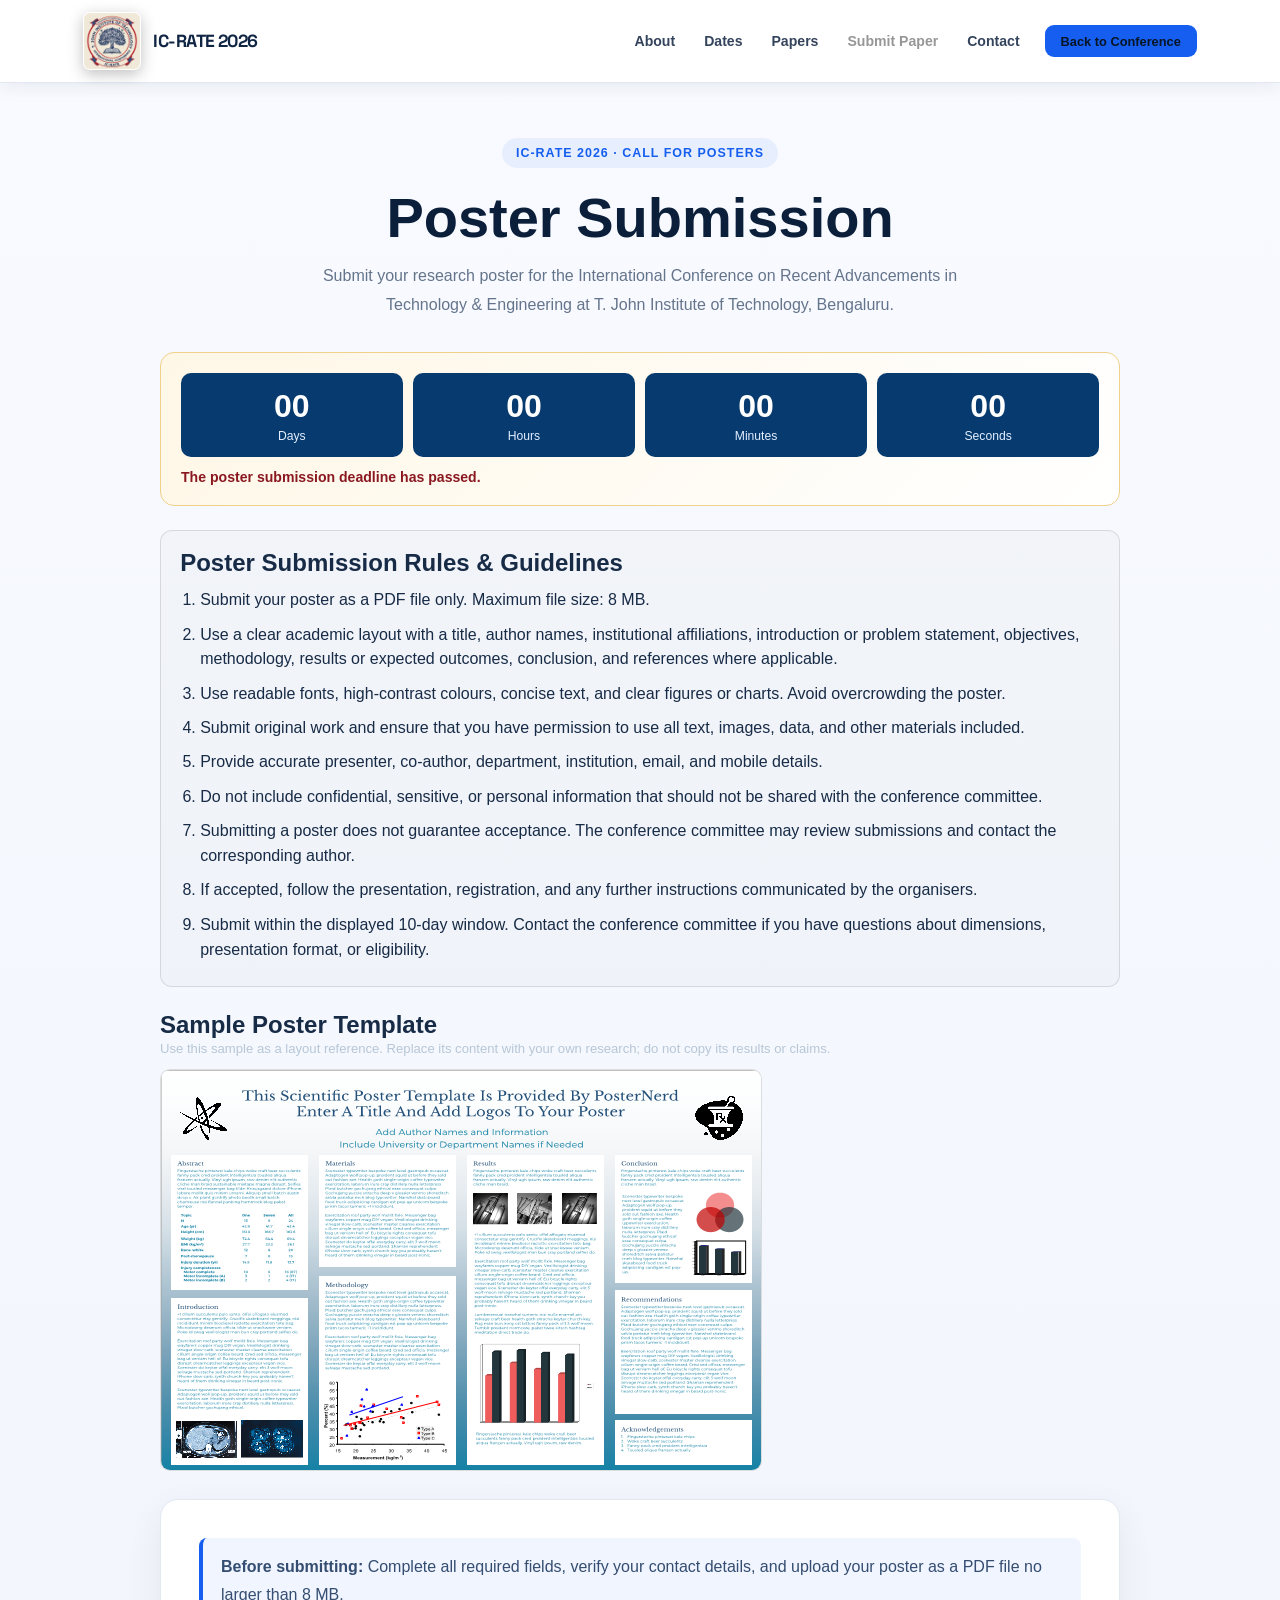
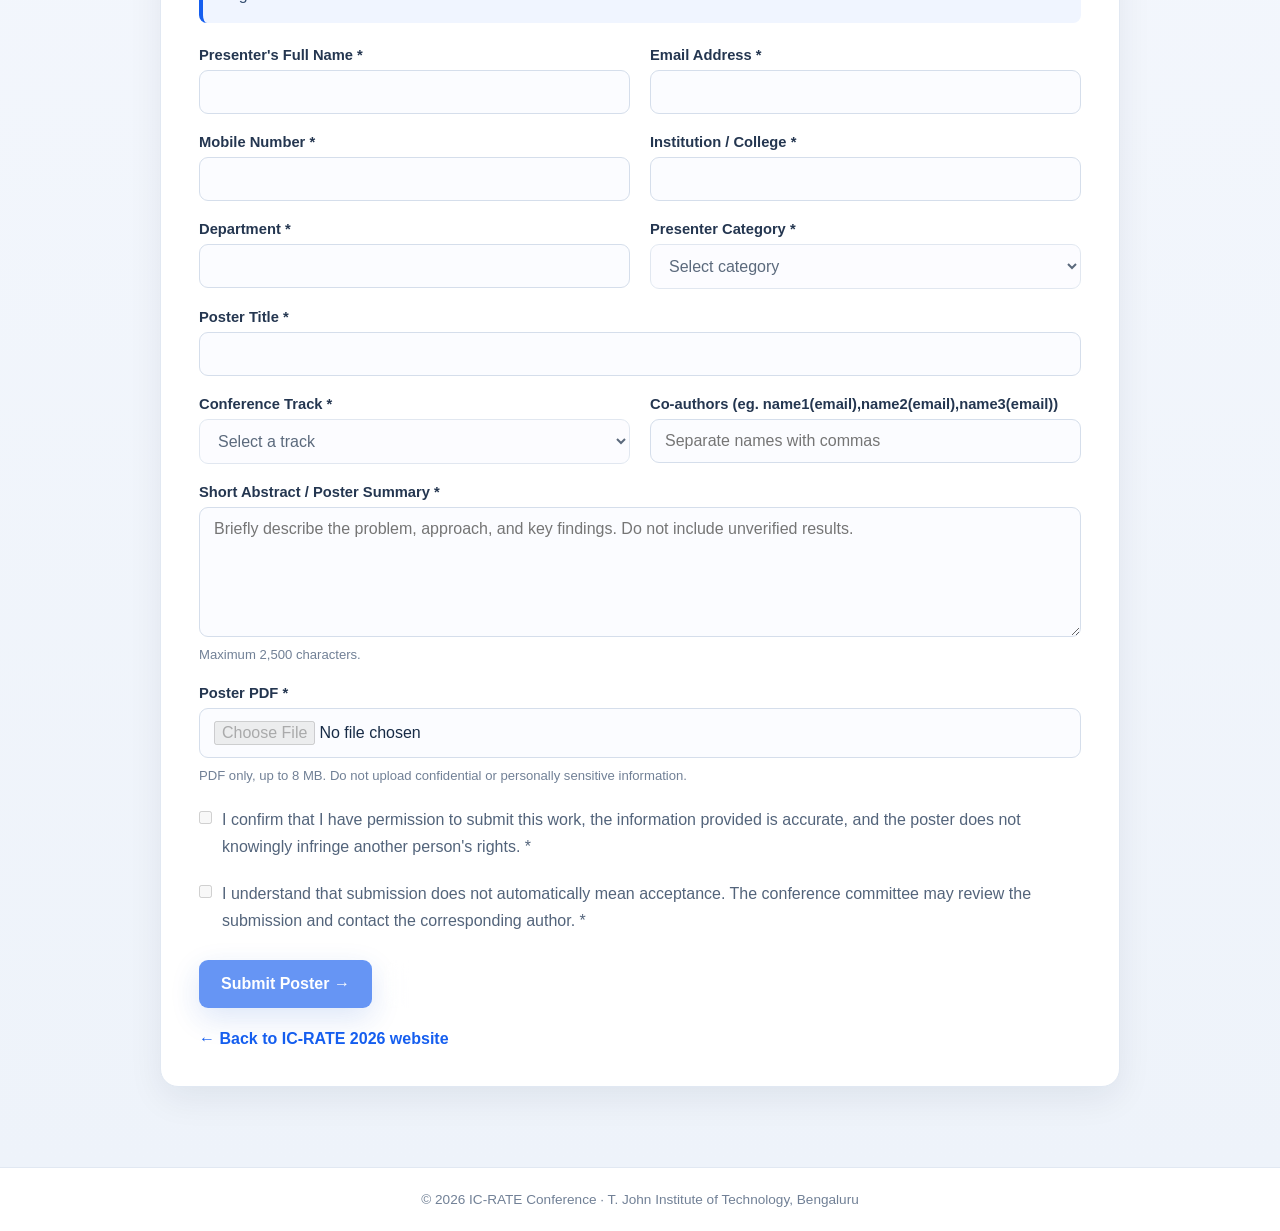
<file: poster.html>
<!DOCTYPE html>
<html lang="en">
<head>
  <meta charset="UTF-8">
  <meta name="viewport" content="width=device-width, initial-scale=1.0">
  <meta name="description" content="Submit a research poster to IC-RATE 2026, T. John Institute of Technology, Bengaluru.">
  <title>Poster Submission | IC-RATE 2026</title>
  <link rel="icon" type="image/jpeg" href="./image/LOGO.jpeg">
  <link rel="stylesheet" href="./style.css">
  <link rel="stylesheet" href="./poster.css">

  <style>
    .poster-page {
      min-height: 70vh;
      padding: 3.5rem 1rem 5rem;
    }

    .poster-shell {
      max-width: 980px;
      margin: 0 auto;
    }

    .poster-heading {
      text-align: center;
      margin: 1rem auto 2rem;
    }

    .poster-eyebrow {
      color: var(--red, #c9232b);
      font-size: .78rem;
      font-weight: 800;
      letter-spacing: .16em;
      text-transform: uppercase;
    }

    .poster-heading h1 {
      margin: .65rem 0;
      font-size: clamp(2rem, 5vw, 3.4rem);
      line-height: 1.12;
    }

    .poster-heading p {
      max-width: 700px;
      margin: .75rem auto 0;
      color: var(--text-dim, #626262);
      line-height: 1.7;
    }

    .poster-card {
      background: var(--card, #fff);
      border: 1px solid rgba(120,120,120,.22);
      border-radius: 18px;
      padding: clamp(1.1rem, 3vw, 2rem);
      box-shadow: 0 15px 45px rgba(0,0,0,.07);
    }

    .poster-note {
      background: rgba(190,30,45,.07);
      border-left: 4px solid var(--red, #c9232b);
      padding: .9rem 1rem;
      border-radius: 8px;
      margin-bottom: 1.5rem;
      line-height: 1.55;
    }

    .poster-grid {
      display: grid;
      grid-template-columns: repeat(2, minmax(0,1fr));
      gap: 1.1rem;
    }

    .poster-field {
      display: flex;
      flex-direction: column;
      gap: .45rem;
      min-width: 0;
    }

    .poster-field.full {
      grid-column: 1 / -1;
    }

    .poster-field label {
      font-weight: 700;
      font-size: .92rem;
    }

    .poster-field input,
    .poster-field select,
    .poster-field textarea {
      width: 100%;
      box-sizing: border-box;
      padding: .85rem .9rem;
      border: 1px solid #cfd3d8;
      border-radius: 9px;
      background: #fff;
      color: #20242a;
      font: inherit;
    }

    .poster-field textarea {
      min-height: 125px;
      resize: vertical;
    }

    .poster-field small,
    .poster-help {
      color: var(--text-dim, #626262);
      font-size: .82rem;
      line-height: 1.5;
    }

    .poster-file {
      padding: 1rem;
      border: 1px dashed #9ba2ab;
      border-radius: 10px;
      background: rgba(120,120,120,.04);
    }

    .poster-check {
      display: flex;
      align-items: flex-start;
      gap: .7rem;
      line-height: 1.55;
      margin: 1.2rem 0;
    }

    .poster-check input {
      margin-top: .3rem;
    }

    .poster-actions {
      display: flex;
      flex-wrap: wrap;
      align-items: center;
      gap: .8rem;
      margin-top: 1.4rem;
    }

    .poster-submit {
      border: 0;
      cursor: pointer;
      font: inherit;
    }

    .poster-submit:disabled {
      opacity: .65;
      cursor: wait;
    }

    .poster-status {
      display: none;
      padding: 1rem;
      margin-top: 1rem;
      border-radius: 9px;
      line-height: 1.55;
      overflow-wrap: anywhere;
    }

    .poster-status.show {
      display: block;
    }

    .poster-status.error {
      background: #fff0f0;
      color: #8a1820;
      border: 1px solid #f0b9bd;
    }

    .poster-status.success {
      background: #eef9f0;
      color: #155d2a;
      border: 1px solid #b8e0c1;
    }

    .poster-back {
      display: inline-block;
      margin-top: 1.3rem;
      color: var(--red, #c9232b);
      font-weight: 700;
    }

    .poster-footer {
      text-align: center;
      padding: 1.5rem 1rem;
      border-top: 1px solid rgba(120,120,120,.2);
      color: var(--text-dim, #626262);
      font-size: .85rem;
    }

    .poster-deadline {
      margin: 0 auto 1.5rem;
      padding: 1.25rem;
      border: 1px solid #f0d18a;
      border-radius: 14px;
      background: linear-gradient(135deg,#fff7e6,#fff);
    }

    .poster-deadline-head {
      display: flex;
      flex-wrap: wrap;
      align-items: center;
      justify-content: space-between;
      gap: .8rem;
      margin-bottom: .9rem;
    }

    .poster-deadline-head strong {
      color: var(--red, #c9232b);
      font-size: 1.05rem;
    }

    .poster-deadline-head p {
      margin: .25rem 0 0;
      color: var(--text-dim, #626262);
    }

    .poster-countdown {
      display: grid;
      grid-template-columns: repeat(4,minmax(0,1fr));
      gap: .65rem;
    }

    .poster-time-box {
      text-align: center;
      border-radius: 10px;
      padding: .8rem .4rem;
      color: #fff;
      background: #073b70;
    }

    .poster-time-box span {
      display: block;
      font-size: clamp(1.35rem,3vw,2rem);
      font-weight: 800;
      font-variant-numeric: tabular-nums;
      line-height: 1.25;
    }

    .poster-time-box small {
      font-size: .76rem;
      color: #e4efff;
    }

    .poster-deadline-message {
      margin: .8rem 0 0;
      font-size: .88rem;
      font-weight: 700;
      color: #8a1820;
    }

    .poster-guidelines {
      margin: 1.2rem 0 1.5rem;
      padding: 1.1rem 1.2rem;
      border: 1px solid rgba(120,120,120,.22);
      border-radius: 12px;
      background: rgba(120,120,120,.035);
    }

    .poster-guidelines h3 {
      margin: .1rem 0 .65rem;
    }

    .poster-guidelines ol {
      margin: .5rem 0 0;
      padding-left: 1.25rem;
    }

    .poster-guidelines li {
      padding: .2rem 0 .4rem;
      line-height: 1.55;
    }

    .poster-sample {
      margin: 1.5rem 0;
    }

    .poster-sample img {
      display: block;
      width: 100%;
      height: auto;
      max-height: 650px;
      object-fit: contain;
      border: 1px solid rgba(120,120,120,.22);
      border-radius: 10px;
      background: #f7f8fa;
    }

    .poster-sample a {
      display: inline-block;
      margin-top: .65rem;
      font-weight: 700;
    }

    @media (max-width: 680px) {
      .poster-grid {
        grid-template-columns: 1fr;
      }

      .poster-field.full {
        grid-column: auto;
      }

      .poster-countdown {
        gap: .4rem;
      }

      .poster-time-box {
        padding: .7rem .2rem;
      }
    }
  </style>
</head>

<body>
  <header class="header" id="header">
    <div class="header-inner">
      <a href="./index.html" class="logo-link" aria-label="IC-RATE 2026 home">
        <img src="./image/LOGO.jpeg" alt="IC-RATE 2026 logo" class="logo-img">
        <span class="logo-text">IC-RATE 2026</span>
      </a>

      <nav class="nav" aria-label="Main navigation">
        <a href="./index.html#about">About</a>
        <a href="./index.html#dates-sec">Dates</a>
        <a href="./index.html#tracks">Papers</a>
        <a href="./submit-paper.html" class="is-disabled" aria-disabled="true" tabindex="-1" onclick="return false;">Submit Paper</a>
        <a href="./index.html#contact">Contact</a>
        <a href="./index.html" class="nav-cta">Back to Conference</a>
      </nav>

      <button class="mobile-btn" id="mob-btn" aria-label="Open menu">
        <span></span><span></span><span></span>
      </button>
    </div>

    <nav class="mobile-menu" id="mob-menu" aria-label="Mobile navigation">
      <button class="mobile-close" id="mob-close" aria-label="Close menu">&times;</button>
      <a href="./index.html#about" onclick="closeMob()">About</a>
      <a href="./index.html#dates-sec" onclick="closeMob()">Dates</a>
      <a href="./index.html#tracks" onclick="closeMob()">Papers</a>
      <a href="./submit-paper.html" class="is-disabled" aria-disabled="true" tabindex="-1" onclick="return false;">Submit Paper</a>
      <a href="./index.html#contact" onclick="closeMob()">Contact</a>
      <a href="./index.html" class="nav-cta" onclick="closeMob()">Back to Conference</a>
    </nav>
  </header>

  <main class="poster-page">
    <div class="poster-shell">
      <div class="poster-heading">
        <span class="poster-eyebrow">IC-RATE 2026 · Call for Posters</span>
        <h1>Poster Submission</h1>
        <p>
          Submit your research poster for the International Conference on Recent
          Advancements in Technology &amp; Engineering at T. John Institute of
          Technology, Bengaluru.
        </p>
      </div>

      <section class="poster-deadline" aria-label="Poster submission deadline">

        <div class="poster-countdown" id="posterCountdown">
          <div class="poster-time-box">
            <span id="posterDays">00</span><small>Days</small>
          </div>
          <div class="poster-time-box">
            <span id="posterHours">00</span><small>Hours</small>
          </div>
          <div class="poster-time-box">
            <span id="posterMinutes">00</span><small>Minutes</small>
          </div>
          <div class="poster-time-box">
            <span id="posterSeconds">00</span><small>Seconds</small>
          </div>
        </div>

        <p class="poster-deadline-message" id="posterTimerMessage" role="status" aria-live="polite">
          Time remaining to submit your poster.
        </p>
      </section>

      <section class="poster-guidelines" aria-labelledby="poster-guidelines-title">
        <h2 id="poster-guidelines-title">Poster Submission Rules &amp; Guidelines</h2>
        <ol>
          <li>Submit your poster as a PDF file only. Maximum file size: 8 MB.</li>
          <li>Use a clear academic layout with a title, author names, institutional affiliations, introduction or problem statement, objectives, methodology, results or expected outcomes, conclusion, and references where applicable.</li>
          <li>Use readable fonts, high-contrast colours, concise text, and clear figures or charts. Avoid overcrowding the poster.</li>
          <li>Submit original work and ensure that you have permission to use all text, images, data, and other materials included.</li>
          <li>Provide accurate presenter, co-author, department, institution, email, and mobile details.</li>
          <li>Do not include confidential, sensitive, or personal information that should not be shared with the conference committee.</li>
          <li>Submitting a poster does not guarantee acceptance. The conference committee may review submissions and contact the corresponding author.</li>
          <li>If accepted, follow the presentation, registration, and any further instructions communicated by the organisers.</li>
          <li>Submit within the displayed 10-day window. Contact the conference committee if you have questions about dimensions, presentation format, or eligibility.</li>
        </ol>
      </section>

      <section class="poster-sample" aria-labelledby="poster-sample-title">
        <h2 id="poster-sample-title">Sample Poster Template</h2>
        <p class="poster-help">
          Use this sample as a layout reference. Replace its content with your own
          research; do not copy its results or claims.
        </p>
        <a href="./image/postertemplete.png" target="_blank" rel="noopener">
          <img src="./image/postertemplete.png"
               alt="Sample poster template for IC-RATE 2026"
               loading="lazy">
        </a>
      </section>

      <section class="poster-card">
        <div class="poster-note">
          <strong>Before submitting:</strong>
          Complete all required fields, verify your contact details, and upload
          your poster as a PDF file no larger than 8 MB.
        </div>

        <form id="posterForm">
          <div class="poster-grid">
            <div class="poster-field">
              <label for="presenterName">Presenter's Full Name *</label>
              <input id="presenterName" name="presenterName" required maxlength="150" autocomplete="name">
            </div>

            <div class="poster-field">
              <label for="email">Email Address *</label>
              <input id="email" name="email" type="email" required maxlength="200" autocomplete="email">
            </div>

            <div class="poster-field">
              <label for="mobile">Mobile Number *</label>
              <input id="mobile" name="mobile" type="tel" required maxlength="20" autocomplete="tel">
            </div>

            <div class="poster-field">
              <label for="institution">Institution / College *</label>
              <input id="institution" name="institution" required maxlength="250">
            </div>

            <div class="poster-field">
              <label for="department">Department *</label>
              <input id="department" name="department" required maxlength="150">
            </div>

            <div class="poster-field">
              <label for="category">Presenter Category *</label>
              <select id="category" name="category" required>
                <option value="">Select category</option>
                <option>Undergraduate Student</option>
                <option>Postgraduate Student</option>
                <option>Research Scholar</option>
                <option>Faculty</option>
                <option>Industry Professional</option>
                <option>Other</option>
              </select>
            </div>

            <div class="poster-field full">
              <label for="posterTitle">Poster Title *</label>
              <input id="posterTitle" name="posterTitle" required maxlength="300">
            </div>

            <div class="poster-field">
              <label for="track">Conference Track *</label>
              <select id="track" name="track" required>
                <option value="">Select a track</option>
                <option>Artificial Intelligence &amp; Machine Learning</option>
                <option>Data Science &amp; Analytics</option>
                <option>IoT &amp; Smart Systems</option>
                <option>Cloud &amp; Edge Computing</option>
                <option>Security &amp; Blockchain</option>
                <option>Software Engineering</option>
                <option>Sustainable Engineering &amp; Green Technologies</option>
                <option>Strategic Management &amp; Business Innovation</option>
                <option>Interdisciplinary / Other</option>
              </select>
            </div>

            <div class="poster-field">
              <label for="coAuthors">Co-authors (eg. name1(email),name2(email),name3(email))</label>
              <input id="coAuthors" name="coAuthors" maxlength="500" placeholder="Separate names with commas">
            </div>

            <div class="poster-field full">
              <label for="abstract">Short Abstract / Poster Summary *</label>
              <textarea id="abstract" name="abstract" required maxlength="2500" placeholder="Briefly describe the problem, approach, and key findings. Do not include unverified results."></textarea>
              <small>Maximum 2,500 characters.</small>
            </div>

            <div class="poster-field full">
              <label for="posterFile">Poster PDF *</label>
              <input class="poster-file" id="posterFile" name="posterFile" type="file" accept="application/pdf,.pdf" required>
              <small id="fileHelp">PDF only, up to 8 MB. Do not upload confidential or personally sensitive information.</small>
            </div>
          </div>

          <label class="poster-check">
            <input id="originality" type="checkbox" required>
            <span>
              I confirm that I have permission to submit this work, the information
              provided is accurate, and the poster does not knowingly infringe
              another person's rights. *
            </span>
          </label>

          <label class="poster-check">
            <input id="policy" type="checkbox" required>
            <span>
              I understand that submission does not automatically mean acceptance.
              The conference committee may review the submission and contact the
              corresponding author. *
            </span>
          </label>

          <div class="poster-actions">
            <button id="submitBtn" type="submit" class="btn btn-accent poster-submit">
              Submit Poster →
            </button>
            <a href="./index.html" class="btn btn-ghost">Cancel</a>
          </div>

          <div id="posterStatus" class="poster-status" role="status" aria-live="polite"></div>
        </form>

        <a class="poster-back" href="./index.html">← Back to IC-RATE 2026 website</a>
      </section>
    </div>
  </main>

  <footer class="poster-footer">
    © 2026 IC-RATE Conference · T. John Institute of Technology, Bengaluru
  </footer>

  <script>
    const POSTER_SCRIPT_URL =
      "https://script.google.com/macros/s/AKfycbxcz5grX14gdM0t8DFO_nqawQCujV9wTOvNRc0aoyIOuz_VCx99ASstHIvPOLGtEZfF7w/exec";

    const MAX_FILE_BYTES = 8 * 1024 * 1024;

    // Deadline: 22 October 2026, 11:59:59 PM India Standard Time.
    const POSTER_DEADLINE =
      new Date("2026-10-22T23:59:59+05:30").getTime();

    let posterCountdownInterval;

    function updatePosterCountdown() {
      const remaining = POSTER_DEADLINE - Date.now();
      const message = document.getElementById("posterTimerMessage");

      const ids = [
        "posterDays",
        "posterHours",
        "posterMinutes",
        "posterSeconds"
      ];

      if (remaining <= 0) {
        ids.forEach(id => {
          document.getElementById(id).textContent = "00";
        });

        message.textContent = "The poster submission deadline has passed.";

        const formElement = document.getElementById("posterForm");

        if (formElement) {
          formElement
            .querySelectorAll("input, select, textarea, button")
            .forEach(el => el.disabled = true);
        }

        if (posterCountdownInterval) {
          clearInterval(posterCountdownInterval);
        }

        return;
      }

      const values = [
        Math.floor(remaining / 86400000),
        Math.floor((remaining % 86400000) / 3600000),
        Math.floor((remaining % 3600000) / 60000),
        Math.floor((remaining % 60000) / 1000)
      ];

      ids.forEach((id, index) => {
        document.getElementById(id).textContent =
          String(values[index]).padStart(2, "0");
      });

      message.textContent = "Time remaining to submit your poster.";
    }

    updatePosterCountdown();
    posterCountdownInterval = setInterval(updatePosterCountdown, 1000);

    const form = document.getElementById("posterForm");
    const fileInput = document.getElementById("posterFile");
    const statusBox = document.getElementById("posterStatus");
    const submitBtn = document.getElementById("submitBtn");

    function showStatus(message, type) {
      statusBox.textContent = message;
      statusBox.className = "poster-status show " + type;
    }

    fileInput.addEventListener("change", () => {
      const file = fileInput.files[0];

      if (!file) return;

      if (
        file.type !== "application/pdf" &&
        !file.name.toLowerCase().endsWith(".pdf")
      ) {
        fileInput.value = "";
        showStatus("Please select a PDF file.", "error");
      } else if (file.size > MAX_FILE_BYTES) {
        fileInput.value = "";
        showStatus(
          "The selected PDF exceeds 8 MB. Please compress it and try again.",
          "error"
        );
      } else {
        showStatus(
          "Selected file: " + file.name +
          " (" + (file.size / 1024 / 1024).toFixed(2) + " MB)",
          "success"
        );
      }
    });

    function fileToBase64(file) {
      return new Promise((resolve, reject) => {
        const reader = new FileReader();

        reader.onload = () => {
          resolve(String(reader.result).split(",")[1]);
        };

        reader.onerror = () => {
          reject(new Error("Could not read the selected PDF."));
        };

        reader.readAsDataURL(file);
      });
    }

    form.addEventListener("submit", async event => {
      event.preventDefault();

      if (Date.now() > POSTER_DEADLINE) {
        showStatus("The poster submission deadline has passed.", "error");
        updatePosterCountdown();
        return;
      }

      if (!form.reportValidity()) return;

      if (
        !POSTER_SCRIPT_URL.startsWith("https://script.google.com/macros/s/") ||
        POSTER_SCRIPT_URL.includes("PASTE_POSTER")
      ) {
        showStatus(
          "The submission form is ready, but the poster backend has not been configured.",
          "error"
        );
        return;
      }

      const file = fileInput.files[0];

      if (
        !file ||
        file.size > MAX_FILE_BYTES ||
        (
          file.type !== "application/pdf" &&
          !file.name.toLowerCase().endsWith(".pdf")
        )
      ) {
        showStatus("Please select a valid PDF file of 8 MB or less.", "error");
        return;
      }

      submitBtn.disabled = true;
      submitBtn.textContent = "Submitting…";

      try {
        const payload = {
          submissionType: "poster",
          presenterName: document.getElementById("presenterName").value.trim(),
          email: document.getElementById("email").value.trim(),
          mobile: document.getElementById("mobile").value.trim(),
          institution: document.getElementById("institution").value.trim(),
          department: document.getElementById("department").value.trim(),
          category: document.getElementById("category").value,
          posterTitle: document.getElementById("posterTitle").value.trim(),
          track: document.getElementById("track").value,
          coAuthors: document.getElementById("coAuthors").value.trim(),
          abstract: document.getElementById("abstract").value.trim(),
          originalityConfirmed: document.getElementById("originality").checked,
          policyAccepted: document.getElementById("policy").checked,
          posterFile: {
            name: file.name,
            mimeType: "application/pdf",
            data: await fileToBase64(file)
          }
        };

        const response = await fetch(POSTER_SCRIPT_URL, {
          method: "POST",
          headers: {
            "Content-Type": "text/plain;charset=utf-8"
          },
          body: JSON.stringify(payload)
        });

        const raw = await response.text();

        let result;

        try {
          result = JSON.parse(raw);
        } catch {
          throw new Error(
            "The server response was not valid JSON. Check the Apps Script deployment and URL."
          );
        }

        if (!response.ok || !result.success) {
          throw new Error(
            result.error || "The poster submission was not accepted by the server."
          );
        }

        form.reset();

        showStatus(
          "Poster submitted successfully. Your reference ID is " +
          result.posterId +
          ". Please save this ID for future communication.",
          "success"
        );

        window.scrollTo({
          top: 0,
          behavior: "smooth"
        });

      } catch (error) {
        showStatus(
          "Submission failed: " +
          (error.message || "Unknown error") +
          " Please try again or contact iconfrate@gmail.com.",
          "error"
        );
      } finally {
        if (Date.now() <= POSTER_DEADLINE) {
          submitBtn.disabled = false;
          submitBtn.textContent = "Submit Poster →";
        }
      }
    });

    // Mobile menu behavior.
    const mobileMenu = document.getElementById("mob-menu");

    document.getElementById("mob-btn")?.addEventListener("click", () => {
      mobileMenu.classList.add("open");
    });

    document.getElementById("mob-close")?.addEventListener("click", () => {
      mobileMenu.classList.remove("open");
    });

    window.closeMob = () => {
      mobileMenu.classList.remove("open");
    };

    window.addEventListener("scroll", () => {
      document.getElementById("header")
        ?.classList.toggle("scrolled", window.scrollY > 40);
    });
  </script>
</body>
</html>
</file>
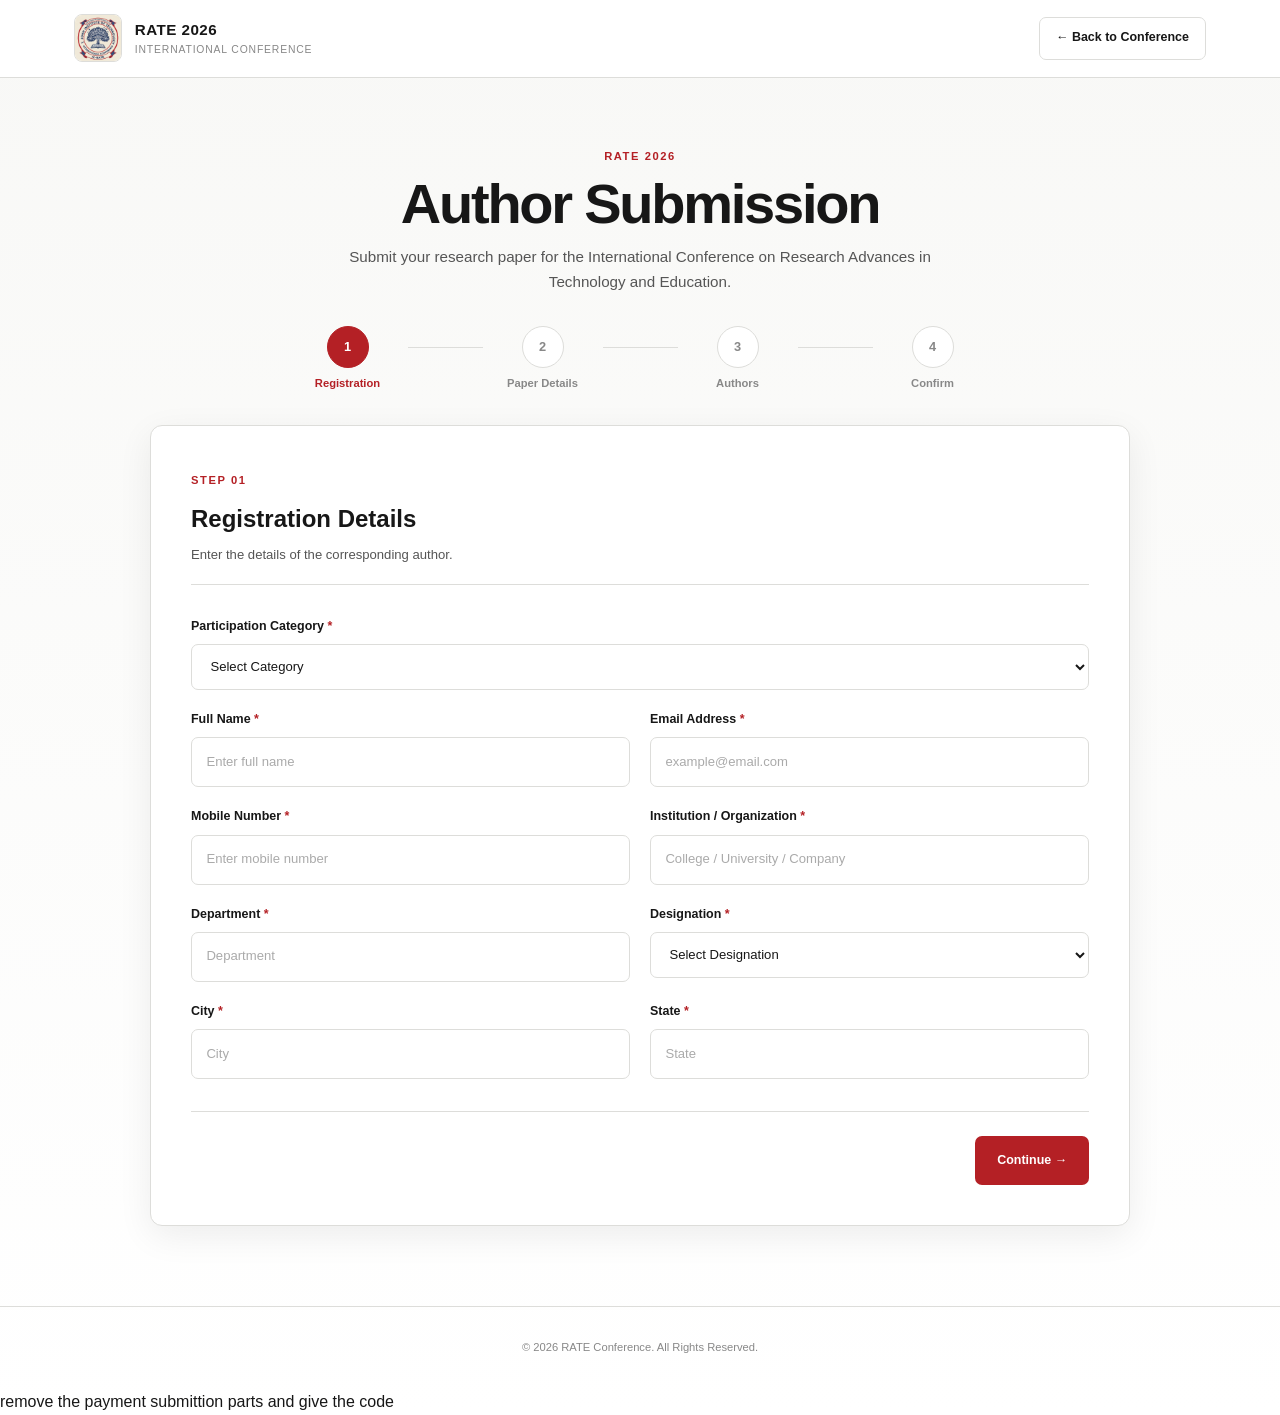
<file: submit-paper.html>
<!DOCTYPE html>
<html lang="en">

<head>
    <meta charset="UTF-8">
    <link rel="icon" type="image/png" href="./image/LOGO.jpeg">
    <title>RATE 2026 — International Conference on Recent Advancements in Technology & Engineering</title>
    <meta name="description" content="RATE 2026: International Conference on Recent Advancements in Technology and Engineering. November 20, 2026 — T. John Institute of Technology, Bangalore.">
    <meta name="viewport"
          content="width=device-width, initial-scale=1.0">

    <title>Authors Submission | RATE 2026</title>

    <meta
        name="description"
        content="RATE 2026 Research Paper Submission"
    >

    <style>

        /* =========================================
           RATE 2026 VARIABLES
        ========================================= */

        :root {
            --bg: #f7f7f5;
            --surface: #ffffff;
            --surface-2: #f1f1ef;

            --text: #171717;
            --text-dim: #555555;
            --text-muted: #888888;

            --red: #b42025;
            --red-dark: #8f171c;
            --red-light: #f8e9ea;

            --border: #ddddda;

            --shadow:
                0 10px 35px rgba(0, 0, 0, 0.07);

            --radius: 12px;
        }


        /* =========================================
           RESET
        ========================================= */

        * {
            box-sizing: border-box;
            margin: 0;
            padding: 0;
        }

        html {
            scroll-behavior: smooth;
        }

        body {
            min-height: 100vh;

            background:
                linear-gradient(
                    180deg,
                    #f8f8f6 0%,
                    #ffffff 100%
                );

            color: var(--text);

            font-family:
                Inter,
                Arial,
                Helvetica,
                sans-serif;

            line-height: 1.6;
        }

        button,
        input,
        select,
        textarea {
            font: inherit;
        }


        /* =========================================
           TOP HEADER
        ========================================= */

        .top-header {
            position: sticky;
            top: 0;
            z-index: 1000;

            background:
                rgba(255, 255, 255, 0.96);

            border-bottom:
                1px solid var(--border);

            backdrop-filter:
                blur(12px);
        }

        .header-inner {
            max-width: 1180px;

            margin: auto;

            padding:
                0.9rem 1.5rem;

            display: flex;

            align-items: center;

            justify-content: space-between;

            gap: 1rem;
        }


        .brand {
            display: flex;

            align-items: center;

            gap: 0.8rem;

            text-decoration: none;

            color: var(--text);
        }


        .brand-logo {
            width: 48px;
            height: 48px;

            border-radius: 8px;

            object-fit: cover;

            border:
                1px solid var(--border);
        }


        .brand-text {
            display: flex;
            flex-direction: column;
        }


        .brand-name {
            font-size: 0.95rem;

            font-weight: 800;

            letter-spacing:
                0.03em;
        }


        .brand-subtitle {
            color: var(--text-muted);

            font-size: 0.65rem;

            letter-spacing:
                0.08em;

            text-transform:
                uppercase;
        }


        .back-button {
            text-decoration: none;

            color: var(--text);

            border:
                1px solid var(--border);

            padding:
                0.65rem 1rem;

            border-radius: 7px;

            font-size: 0.78rem;

            font-weight: 700;

            transition:
                0.2s ease;
        }


        .back-button:hover {
            color: var(--red);

            border-color:
                var(--red);
        }


        /* =========================================
           PAGE HEADER
        ========================================= */

        .page-header {
            max-width: 1000px;

            margin:
                0 auto;

            padding:
                4rem 1.5rem 2rem;

            text-align: center;
        }


        .eyebrow {
            display: inline-block;

            margin-bottom:
                0.6rem;

            color: var(--red);

            font-size: 0.7rem;

            font-weight: 800;

            letter-spacing:
                0.14em;

            text-transform:
                uppercase;
        }


        .page-header h1 {
            margin-bottom:
                0.7rem;

            font-size:
                clamp(2rem, 5vw, 3.5rem);

            line-height: 1.05;

            letter-spacing:
                -0.04em;
        }


        .page-header p {
            max-width: 650px;

            margin:
                0 auto;

            color: var(--text-dim);

            font-size:
                0.95rem;
        }


        /* =========================================
           MAIN CONTAINER
        ========================================= */

        .container {
            width: min(
                100% - 2rem,
                980px
            );

            margin:
                0 auto 5rem;
        }


        /* =========================================
           PROGRESS
        ========================================= */

        .progress-wrapper {
            margin-bottom:
                2rem;

            overflow-x: auto;
        }


        .progress {
            min-width: 620px;

            display: flex;

            align-items:
                flex-start;

            justify-content:
                center;
        }


        .progress-step {
            min-width: 120px;

            text-align: center;

            position: relative;
        }


        .progress-number {
            width: 42px;
            height: 42px;

            margin:
                0 auto 0.45rem;

            display: flex;

            align-items: center;

            justify-content: center;

            border:
                1px solid var(--border);

            border-radius:
                50%;

            background:
                var(--surface);

            color:
                var(--text-muted);

            font-size:
                0.8rem;

            font-weight:
                800;

            transition:
                0.25s ease;
        }


        .progress-label {
            color:
                var(--text-muted);

            font-size:
                0.7rem;

            font-weight:
                700;
        }


        .progress-step.active
        .progress-number,

        .progress-step.completed
        .progress-number {
            background:
                var(--red);

            border-color:
                var(--red);

            color:
                #ffffff;
        }


        .progress-step.active
        .progress-label,

        .progress-step.completed
        .progress-label {
            color:
                var(--red);
        }


        .progress-line {
            width: 75px;

            height: 1px;

            margin-top:
                21px;

            background:
                var(--border);
        }


        /* =========================================
           FORM CARD
        ========================================= */

        .form-card {
            background:
                var(--surface);

            border:
                1px solid var(--border);

            border-radius:
                var(--radius);

            box-shadow:
                var(--shadow);

            overflow:
                hidden;
        }


        .form-step {
            display: none;

            padding:
                2.5rem;
        }


        .form-step.active {
            display: block;

            animation:
                fadeIn 0.3s ease;
        }


        @keyframes fadeIn {

            from {
                opacity: 0;

                transform:
                    translateY(8px);
            }

            to {
                opacity: 1;

                transform:
                    translateY(0);
            }

        }


        .step-heading {
            margin-bottom:
                2rem;

            padding-bottom:
                1.2rem;

            border-bottom:
                1px solid var(--border);
        }


        .step-heading h2 {
            margin-bottom:
                0.35rem;

            font-size:
                1.5rem;
        }


        .step-heading p {
            color:
                var(--text-dim);

            font-size:
                0.82rem;
        }


        /* =========================================
           FORM GRID
        ========================================= */

        .form-grid {
            display:
                grid;

            grid-template-columns:
                repeat(2, minmax(0, 1fr));

            gap:
                1.25rem;
        }


        .field {
            display:
                flex;

            flex-direction:
                column;
        }


        .field.full {
            grid-column:
                1 / -1;
        }


        .field label {
            margin-bottom:
                0.45rem;

            color:
                var(--text);

            font-size:
                0.78rem;

            font-weight:
                750;
        }


        .required {
            color:
                var(--red);
        }


        .field input,
        .field select,
        .field textarea {
            width: 100%;

            border:
                1px solid var(--border);

            border-radius:
                7px;

            background:
                #ffffff;

            color:
                var(--text);

            padding:
                0.85rem 0.9rem;

            outline:
                none;

            font-size:
                0.82rem;

            transition:
                0.2s ease;
        }


        .field textarea {
            min-height:
                150px;

            resize:
                vertical;
        }


        .field input:focus,
        .field select:focus,
        .field textarea:focus {
            border-color:
                var(--red);

            box-shadow:
                0 0 0 3px
                rgba(180, 32, 37, 0.08);
        }


        .field input::placeholder,
        .field textarea::placeholder {
            color:
                #aaaaaa;
        }


        .help-text {
            margin-top:
                0.35rem;

            color:
                var(--text-muted);

            font-size:
                0.68rem;
        }


        /* =========================================
           FILE UPLOAD
        ========================================= */

        .file-box {
            position:
                relative;

            min-height:
                120px;

            border:
                1.5px dashed
                var(--border);

            border-radius:
                8px;

            background:
                #fafafa;

            display:
                flex;

            align-items:
                center;

            justify-content:
                center;

            text-align:
                center;

            transition:
                0.2s ease;

            overflow:
                hidden;
        }


        .file-box:hover {
            border-color:
                var(--red);

            background:
                var(--red-light);
        }


        .file-box input {
            position:
                absolute;

            inset:
                0;

            width:
                100%;

            height:
                100%;

            opacity:
                0;

            cursor:
                pointer;
        }


        .file-content {
            pointer-events:
                none;

            padding:
                1rem;
        }


        .file-icon {
            width:
                38px;

            height:
                38px;

            margin:
                0 auto 0.5rem;

            border-radius:
                50%;

            background:
                var(--red-light);

            color:
                var(--red);

            display:
                flex;

            align-items:
                center;

            justify-content:
                center;

            font-weight:
                900;
        }


        .file-title {
            display:
                block;

            color:
                var(--text);

            font-size:
                0.78rem;

            font-weight:
                750;
        }


        .file-description {
            display:
                block;

            margin-top:
                0.2rem;

            color:
                var(--text-muted);

            font-size:
                0.65rem;
        }


        .selected-file {
            margin-top:
                0.5rem;

            color:
                var(--red);

            font-size:
                0.7rem;

            font-weight:
                700;

            word-break:
                break-word;
        }


        /* =========================================
           AUTHOR BOX
        ========================================= */

        .author-box {
            margin-bottom:
                1.2rem;

            padding:
                1.3rem;

            background:
                #fafafa;

            border:
                1px solid var(--border);

            border-radius:
                9px;
        }


        .author-header {
            margin-bottom:
                1rem;

            display:
                flex;

            align-items:
                center;

            justify-content:
                space-between;

            gap:
                1rem;
        }


        .author-header h3 {
            font-size:
                0.95rem;
        }


        .corresponding-badge {
            padding:
                0.3rem 0.55rem;

            border-radius:
                5px;

            background:
                var(--red-light);

            color:
                var(--red);

            font-size:
                0.6rem;

            font-weight:
                800;

            text-transform:
                uppercase;
        }


        .remove-author {
            border:
                0;

            background:
                transparent;

            color:
                var(--red);

            cursor:
                pointer;

            font-size:
                0.7rem;

            font-weight:
                700;
        }


        .add-author {
            width:
                100%;

            padding:
                0.8rem;

            border:
                1px dashed
                var(--red);

            border-radius:
                7px;

            background:
                transparent;

            color:
                var(--red);

            cursor:
                pointer;

            font-size:
                0.78rem;

            font-weight:
                750;
        }


        .add-author:hover {
            background:
                var(--red-light);
        }


        /* =========================================
           REVIEW
        ========================================= */

        .review-section {
            padding:
                1.4rem 0;

            border-bottom:
                1px solid var(--border);
        }


        .review-section:first-child {
            padding-top:
                0;
        }


        .review-section h3 {
            margin-bottom:
                1rem;

            font-size:
                0.95rem;
        }


        .review-grid {
            display:
                grid;

            grid-template-columns:
                repeat(2, minmax(0, 1fr));

            gap:
                0.8rem;
        }


        .review-item {
            padding:
                0.8rem;

            background:
                #fafafa;

            border-radius:
                6px;
        }


        .review-item.full {
            grid-column:
                1 / -1;
        }


        .review-item span {
            display:
                block;

            margin-bottom:
                0.2rem;

            color:
                var(--text-muted);

            font-size:
                0.65rem;
        }


        .review-item strong {
            display:
                block;

            color:
                var(--text);

            font-size:
                0.78rem;

            word-break:
                break-word;
        }


        .review-authors {
            display:
                flex;

            flex-direction:
                column;

            gap:
                0.6rem;
        }


        .review-author {
            padding:
                0.8rem;

            background:
                #fafafa;

            border-radius:
                6px;

            font-size:
                0.75rem;
        }


        .review-author strong {
            display:
                block;
        }


        .review-author small {
            color:
                var(--text-muted);
        }


        /* =========================================
           DECLARATION
        ========================================= */

        .declaration {
            margin-top:
                1.5rem;

            padding:
                1rem;

            background:
                var(--red-light);

            border:
                1px solid
                rgba(180, 32, 37, 0.15);

            border-radius:
                8px;
        }


        .declaration label {
            display:
                flex;

            align-items:
                flex-start;

            gap:
                0.65rem;

            margin-bottom:
                0.8rem;

            color:
                var(--text-dim);

            font-size:
                0.75rem;

            cursor:
                pointer;
        }


        .declaration label:last-child {
            margin-bottom:
                0;
        }


        .declaration input {
            margin-top:
                3px;

            accent-color:
                var(--red);
        }


        /* =========================================
           BUTTONS
        ========================================= */

        .actions {
            margin-top:
                2rem;

            padding-top:
                1.5rem;

            border-top:
                1px solid var(--border);

            display:
                flex;

            align-items:
                center;

            justify-content:
                space-between;

            gap:
                1rem;
        }


        .btn {
            display:
                inline-flex;

            align-items:
                center;

            justify-content:
                center;

            gap:
                0.5rem;

            border:
                1px solid transparent;

            border-radius:
                7px;

            padding:
                0.85rem 1.3rem;

            cursor:
                pointer;

            font-size:
                0.78rem;

            font-weight:
                750;

            text-decoration:
                none;

            transition:
                0.2s ease;
        }


        .btn-primary {
            background:
                var(--red);

            color:
                #ffffff;
        }


        .btn-primary:hover {
            background:
                var(--red-dark);
        }


        .btn-secondary {
            background:
                #ffffff;

            color:
                var(--text);

            border-color:
                var(--border);
        }


        .btn-secondary:hover {
            border-color:
                var(--red);

            color:
                var(--red);
        }


        .btn:disabled {
            opacity:
                0.6;

            cursor:
                not-allowed;
        }


        /* =========================================
           SUCCESS
        ========================================= */

        .success {
            display:
                none;

            text-align:
                center;

            padding:
                4rem 2rem;
        }


        .success.active {
            display:
                block;

            animation:
                fadeIn 0.35s ease;
        }


        .success-icon {
            width:
                70px;

            height:
                70px;

            margin:
                0 auto 1.3rem;

            display:
                flex;

            align-items:
                center;

            justify-content:
                center;

            border-radius:
                50%;

            background:
                var(--red-light);

            color:
                var(--red);

            font-size:
                2rem;

            font-weight:
                900;
        }


        .success h2 {
            margin-bottom:
                0.5rem;

            font-size:
                2rem;
        }


        .success p {
            max-width:
                550px;

            margin:
                0 auto 1.2rem;

            color:
                var(--text-dim);

            font-size:
                0.9rem;
        }


        .paper-id {
            max-width:
                400px;

            margin:
                1.5rem auto;

            padding:
                1.3rem;

            background:
                #fafafa;

            border:
                1px solid var(--border);

            border-radius:
                9px;
        }


        .paper-id span {
            display:
                block;

            color:
                var(--text-muted);

            font-size:
                0.65rem;

            text-transform:
                uppercase;

            letter-spacing:
                0.1em;
        }


        .paper-id strong {
            display:
                block;

            margin:
                0.35rem 0;

            color:
                var(--red);

            font-size:
                1.5rem;

            letter-spacing:
                0.05em;
        }


        .status {
            display:
                inline-block;

            padding:
                0.4rem 0.8rem;

            background:
                var(--red-light);

            color:
                var(--red);

            border-radius:
                5px;

            font-size:
                0.7rem;

            font-weight:
                800;

            text-transform:
                uppercase;
        }


        /* =========================================
           FOOTER
        ========================================= */

        footer {
            padding:
                2rem 1.5rem;

            border-top:
                1px solid var(--border);

            text-align:
                center;

            color:
                var(--text-muted);

            font-size:
                0.7rem;
        }


        /* =========================================
           MOBILE
        ========================================= */

        @media (max-width: 700px) {

            .header-inner {
                padding:
                    0.75rem 1rem;
            }


            .brand-logo {
                width:
                    40px;

                height:
                    40px;
            }


            .back-button {
                padding:
                    0.55rem 0.7rem;

                font-size:
                    0.68rem;
            }


            .page-header {
                padding:
                    3rem 1rem 1.5rem;
            }


            .container {
                width:
                    min(
                        100% - 1rem,
                        980px
                    );
            }


            .form-step {
                padding:
                    1.3rem;
            }


            .form-grid,
            .review-grid {
                grid-template-columns:
                    1fr;
            }


            .field.full,
            .review-item.full {
                grid-column:
                    auto;
            }


            .actions {
                flex-direction:
                    column-reverse;
            }


            .actions .btn {
                width:
                    100%;
            }


            .progress {
                justify-content:
                    flex-start;
            }


            .progress-line {
                width:
                    35px;
            }

        }

    </style>

</head>


<body>


    <!-- =========================================
         HEADER
    ========================================= -->

    <header class="top-header">

        <div class="header-inner">


            <a
                href="index.html"
                class="brand"
            >

                <!-- If your logo has a different filename,
                     change this path -->

                <img
                    src="image/LOGO.jpeg"
                    alt="RATE 2026 Logo"
                    class="brand-logo"
                >

                <div class="brand-text">

                    <span class="brand-name">
                        RATE 2026
                    </span>

                    <span class="brand-subtitle">
                        International Conference
                    </span>

                </div>

            </a>


            <a
                href="index.html"
                class="back-button"
            >
                ← Back to Conference
            </a>


        </div>

    </header>



    <!-- =========================================
         PAGE HEADER
    ========================================= -->

    <section class="page-header">

        <span class="eyebrow">
            RATE 2026
        </span>

        <h1>    
            Author Submission
        </h1>

        <p>
            Submit your research paper for the
            International Conference on Research
            Advances in Technology and Education.<br>
        </p>

    </section>



    <!-- =========================================
         MAIN
    ========================================= -->

    <main class="container">


        <!-- =====================================
             PROGRESS
        ====================================== -->

        <div
            class="progress-wrapper"
            id="progress-wrapper"
        >

            <div class="progress">


                <div
                    class="progress-step active"
                    id="progress-1"
                >

                    <div class="progress-number">
                        1
                    </div>

                    <div class="progress-label">
                        Registration
                    </div>

                </div>


                <div class="progress-line"></div>


                <div
                    class="progress-step"
                    id="progress-2"
                >

                    <div class="progress-number">
                        2
                    </div>

                    <div class="progress-label">
                        Paper Details
                    </div>

                </div>


                <div class="progress-line"></div>


                <div
                    class="progress-step"
                    id="progress-3"
                >

                    <div class="progress-number">
                        3
                    </div>

                    <div class="progress-label">
                        Authors
                    </div>

                </div>


                <div class="progress-line"></div>


                <div
                    class="progress-step"
                    id="progress-4"
                >

                    <div class="progress-number">
                        4
                    </div>

                    <div class="progress-label">
                        Confirm
                    </div>

                </div>


            </div>

        </div>



        <!-- =====================================
             FORM CARD
        ====================================== -->

        <div class="form-card">


            <!-- ==================================
                 STEP 1
            =================================== -->

            <section
                class="form-step active"
                id="step-1"
            >

                <div class="step-heading">

                    <span class="eyebrow">
                        Step 01
                    </span>

                    <h2>
                        Registration Details
                    </h2>

                    <p>
                        Enter the details of the
                        corresponding author.
                    </p>

                </div>


                <div class="form-grid">


                    <!-- CATEGORY -->

                    <div class="field full">

                        <label for="participantCategory">

                            Participation Category

                            <span class="required">
                                *
                            </span>

                        </label>

                        <select
                            id="participantCategory"
                            required
                        >

                            <option value="">
                                Select Category
                            </option>

                            <option value="TJIT Participant">
                                TJIT Participant — ₹300/person
                            </option>

                            <option value="Online Participant">
                                Online Participant — ₹500/team
                            </option>

                            <option value="Outside Participant">
                                Outside Participant — ₹350/person
                            </option>

                            <option value="Industry Participant">
                                Industry Participant — ₹1,200/team
                            </option>

                        </select>

                    </div>


                    <!-- NAME -->

                    <div class="field">

                        <label for="correspondingName">

                            Full Name

                            <span class="required">
                                *
                            </span>

                        </label>

                        <input
                            type="text"
                            id="correspondingName"
                            placeholder="Enter full name"
                            autocomplete="name"
                            required
                        >

                    </div>


                    <!-- EMAIL -->

                    <div class="field">

                        <label for="correspondingEmail">

                            Email Address

                            <span class="required">
                                *
                            </span>

                        </label>

                        <input
                            type="email"
                            id="correspondingEmail"
                            placeholder="example@email.com"
                            autocomplete="email"
                            required
                        >

                    </div>
<!-- MOBILE -->

                    <div class="field">

                        <label for="correspondingMobile">

                            Mobile Number

                            <span class="required">
                                *
                            </span>

                        </label>

                        <input
                            type="tel"
                            id="correspondingMobile"
                            placeholder="Enter mobile number"
                            autocomplete="tel"
                            required
                        >

                    </div>


                    <!-- INSTITUTION -->

                    <div class="field">

                        <label for="institution">

                            Institution / Organization

                            <span class="required">
                                *
                            </span>

                        </label>

                        <input
                            type="text"
                            id="institution"
                            placeholder="College / University / Company"
                            required
                        >

                    </div>


                    <!-- DEPARTMENT -->

                    <div class="field">

                        <label for="department">

                            Department

                            <span class="required">
                                *
                            </span>

                        </label>

                        <input
                            type="text"
                            id="department"
                            placeholder="Department"
                            required
                        >

                    </div>


                    <!-- DESIGNATION -->

                    <div class="field">

                        <label for="designation">

                            Designation

                            <span class="required">
                                *
                            </span>

                        </label>

                        <select
                            id="designation"
                            required
                        >

                            <option value="">
                                Select Designation
                            </option>

                            <option value="Student">
                                Student
                            </option>

                            <option value="Research Scholar">
                                Research Scholar
                            </option>

                            <option value="Faculty">
                                Faculty
                            </option>

                            <option value="Professor">
                                Professor
                            </option>

                            <option value="Industry Professional">
                                Industry Professional
                            </option>

                            <option value="Other">
                                Other
                            </option>

                        </select>

                    </div>


                    <!-- CITY -->

                    <div class="field">

                        <label for="city">

                            City

                            <span class="required">
                                *
                            </span>

                        </label>

                        <input
                            type="text"
                            id="city"
                            placeholder="City"
                            required
                        >

                    </div>


                    <!-- STATE -->

                    <div class="field">

                        <label for="state">

                            State

                            <span class="required">
                                *
                            </span>

                        </label>

                        <input
                            type="text"
                            id="state"
                            placeholder="State"
                            required
                        >

                    </div>
</div>


                <div class="actions">

                    <div></div>

                    <button
                        type="button"
                        class="btn btn-primary"
                        onclick="nextStep(1)"
                    >
                        Continue →
                    </button>

                </div>

            </section>



            <!-- ==================================
                 STEP 2
            =================================== -->

            <section
                class="form-step"
                id="step-2"
            >

                <div class="step-heading">

                    <span class="eyebrow">
                        Step 02
                    </span>

                    <h2>
                        Paper Details
                    </h2>

                    <p>
                        Enter the details of your
                        research paper.
                    </p>

                </div>


                <div class="form-grid">


                    <!-- TITLE -->

                    <div class="field full">

                        <label for="paperTitle">

                            Paper Title

                            <span class="required">
                                *
                            </span>

                        </label>

                        <input
                            type="text"
                            id="paperTitle"
                            placeholder="Enter the complete title of your paper"
                            required
                        >

                    </div>


                    <!-- TRACK -->

                    <div class="field full">

                        <label for="paperTrack">

                            Technical Track

                            <span class="required">
                                *
                            </span>

                        </label>

                        <select
                            id="paperTrack"
                            required
                        >

                            <option value="">
                                Select Technical Track
                            </option>

                                <option value="Artificial Intelligence & ML">
                                Artificial Intelligence & ML
                            </option>

                            <option value="Data Science & Analytics">
                                Data Science & Analytics
                            </option>

                            <option value="IoT & Smart Systems">
                                IoT & Smart Systems
                            </option>

                            <option value="Cloud & Edge Computing">
                                Cloud & Edge Computing
                            </option>

                            <option value="Security & Blockchain">
                                Security & Blockchain
                            </option>

                            <option value="Software Engineering">
                                Software Engineering
                            </option>
                            
                            <option value="Sustainable Engineering & Green Technologies">
                                Sustainable Engineering &amp; Green Technologies
                            </option>

                            <option value="Strategic Management & Business Innovation">
                             Strategic Management &amp; Business Innovation
                            </option>

                        </select>

                    </div>


                    <!-- ABSTRACT -->

                    <div class="field full">

                        <label for="paperAbstract">

                            Abstract

                            <span class="required">
                                *
                            </span>

                        </label>

                        <textarea
                            id="paperAbstract"
                            maxlength="3000"
                            placeholder="Enter your paper abstract"
                            required
                        ></textarea>

                        <p class="help-text">
                            Maximum 3000 characters.
                        </p>

                    </div>


                    <!-- KEYWORDS -->

                    <div class="field full">

                        <label for="keywords">

                            Keywords

                            <span class="required">
                                *
                            </span>

                        </label>

                        <input
                            type="text"
                            id="keywords"
                            placeholder="Artificial Intelligence, Machine Learning, IoT"
                            required
                        >

                        <p class="help-text">
                            Separate keywords using commas.
                        </p>

                    </div>


                    <!-- PAPER PDF -->

                    <div class="field full">

                        <label for="paperFile">

                            Research Paper PDF

                            <span class="required">
                                *
                            </span>

                        </label>


                        <div class="file-box">

                            <input
                                type="file"
                                id="paperFile"
                                accept=".pdf,application/pdf"
                                required
                            >


                            <div class="file-content">

                                <div class="file-icon">
                                    ↑
                                </div>

                                <span class="file-title">
                                    Upload Research Paper
                                </span>

                                <span class="file-description">
                                    PDF only
                                </span>

                                <div
                                    class="selected-file"
                                    id="paper-file-name"
                                ></div>

                            </div>

                        </div>


                        <p class="help-text">
                            Please upload your paper in the
                            prescribed RATE 2026 template.
                        </p>

                    </div>


                </div>


                <div class="actions">

                    <button
                        type="button"
                        class="btn btn-secondary"
                        onclick="previousStep(2)"
                    >
                        ← Back
                    </button>

                    <button
                        type="button"
                        class="btn btn-primary"
                        onclick="nextStep(2)"
                    >
                        Continue →
                    </button>

                </div>

            </section>



            <!-- ==================================
                 STEP 3
            =================================== -->

            <section
                class="form-step"
                id="step-3"
            >

                <div class="step-heading">

                    <span class="eyebrow">
                        Step 03
                    </span>

                    <h2>
                        Author Details
                    </h2>

                    <p>
                        Add all authors who contributed
                        to the paper.
                    </p>

                </div>


                <div id="authors-container">


                    <!-- AUTHOR 1 -->

                    <div
                        class="author-box"
                        data-author="1"
                    >

                        <div class="author-header">

                            <h3>
                                Author 1
                            </h3>

                            <span
                                class="corresponding-badge"
                            >
                                Corresponding Author
                            </span>

                        </div>


                        <div class="form-grid">


                            <div class="field">

                                <label>

                                    Full Name

                                    <span class="required">
                                        *
                                    </span>

                                </label>

                                <input
                                    type="text"
                                    class="author-name"
                                    placeholder="Full name"
                                    required
                                >

                            </div>


                            <div class="field">

                                <label>

                                    Email

                                    <span class="required">
                                        *
                                    </span>

                                </label>

                                <input
                                    type="email"
                                    class="author-email"
                                    placeholder="Email"
                                    required
                                >

                            </div>


                            <div class="field">

                                <label>

                                    Institution

                                    <span class="required">
                                        *
                                    </span>

                                </label>

                                <input
                                    type="text"
                                    class="author-institution"
                                    placeholder="Institution"
                                    required
                                >

                            </div>


                            <div class="field">

                                <label>
                                    Department
                                </label>

                                <input
                                    type="text"
                                    class="author-department"
                                    placeholder="Department"
                                >

                            </div>


                        </div>

                    </div>

                </div>


                <button
                    type="button"
                    class="add-author"
                    onclick="addAuthor()"
                >
                    + Add Another Author
                </button>


                <div class="actions">

                    <button
                        type="button"
                        class="btn btn-secondary"
                        onclick="previousStep(3)"
                    >
                        ← Back
                    </button>

                    <button
                        type="button"
                        class="btn btn-primary"
                        onclick="nextStep(3)"
                    >
                        Continue →
                    </button>

                </div>

            </section>



            <!-- ==================================
                 STEP 4
            =================================== -->

            <section
                class="form-step"
                id="step-4"
            >

                <div class="step-heading">

                    <span class="eyebrow">
                        Step 04
                    </span>

                    <h2>
                        Review & Confirm
                    </h2>

                    <p>
                        Check all information before
                        submitting your paper.
                    </p>

                </div>


                <!-- REGISTRATION REVIEW -->

                <div class="review-section">

                    <h3>
                        Registration Details
                    </h3>


                    <div class="review-grid">


                        <div class="review-item">

                            <span>
                                Participation Category
                            </span>

                            <strong
                                id="review-category"
                            >
                                —
                            </strong>

                        </div>
<div class="review-item">

                            <span>
                                Corresponding Author
                            </span>

                            <strong
                                id="review-name"
                            >
                                —
                            </strong>

                        </div>


                        <div class="review-item">

                            <span>
                                Email
                            </span>

                            <strong
                                id="review-email"
                            >
                                —
                            </strong>

                        </div>


                        <div class="review-item">

                            <span>
                                Mobile
                            </span>

                            <strong
                                id="review-mobile"
                            >
                                —
                            </strong>

                        </div>


                        <div class="review-item">

                            <span>
                                Institution
                            </span>

                            <strong
                                id="review-institution"
                            >
                                —
                            </strong>

                        </div>


                        <div class="review-item">

                            <span>
                                Department
                            </span>

                            <strong
                                id="review-department"
                            >
                                —
                            </strong>

                        </div>


                    </div>

                </div>



                <!-- PAPER REVIEW -->

                <div class="review-section">

                    <h3>
                        Paper Details
                    </h3>


                    <div class="review-grid">


                        <div
                            class="review-item full"
                        >

                            <span>
                                Paper Title
                            </span>

                            <strong
                                id="review-title"
                            >
                                —
                            </strong>

                        </div>


                        <div class="review-item">

                            <span>
                                Technical Track
                            </span>

                            <strong
                                id="review-track"
                            >
                                —
                            </strong>

                        </div>


                        <div class="review-item">

                            <span>
                                Keywords
                            </span>

                            <strong
                                id="review-keywords"
                            >
                                —
                            </strong>

                        </div>


                        <div
                            class="review-item full"
                        >

                            <span>
                                Abstract
                            </span>

                            <strong
                                id="review-abstract"
                            >
                                —
                            </strong>

                        </div>


                    </div>

                </div>



                <!-- FILE REVIEW -->

                <div class="review-section">

                    <h3>
                        Uploaded Files
                    </h3>


                    <div class="review-grid">
<div class="review-item">

                            <span>
                                Research Paper
                            </span>

                            <strong
                                id="review-paper"
                            >
                                Not selected
                            </strong>

                        </div>


                    </div>

                </div>



                <!-- AUTHORS REVIEW -->

                <div class="review-section">

                    <h3>
                        Authors
                    </h3>

                    <div
                        class="review-authors"
                        id="review-authors"
                    ></div>

                </div>



                <!-- DECLARATION -->

                <div class="declaration">


                    <label>

                        <input
                            type="checkbox"
                            id="originalDeclaration"
                        >

                        <span>
                            I confirm that the submitted
                            paper is original and that
                            all information provided is
                            correct.
                        </span>

                    </label>


                    <label>

                        <input
                            type="checkbox"
                            id="guidelinesDeclaration"
                        >

                        <span>
                            I agree to the RATE 2026
                            paper submission guidelines
                            and conference policies.
                        </span>

                    </label>


                </div>



                <div class="actions">

                    <button
                        type="button"
                        class="btn btn-secondary"
                        onclick="previousStep(4)"
                    >
                        ← Back
                    </button>

                    <button
                        type="button"
                        class="btn btn-primary"
                        id="submitButton"
                        onclick="submitPaper()"
                    >
                        Submit Paper →
                    </button>

                </div>

            </section>



            <!-- ==================================
                 SUCCESS
            =================================== -->

            <section
                class="success"
                id="success"
            >

                <div class="success-icon">
                    ✓
                </div>


                <span class="eyebrow">
                    Submission Successful
                </span>


                <h2>
                    Thank You!
                </h2>


                <p>
                    Your research paper has been
                    successfully submitted to
                    RATE 2026.
                </p>


                <div class="paper-id">

                    <span>
                        Your Paper ID
                    </span>

                    <strong
                        id="generated-paper-id"
                    >
                        RATE2026-001
                    </strong>

                    <span>
                        Status
                    </span>

                    <div
                        class="status"
                        style="margin-top:0.5rem;"
                    >
                        Submitted
                    </div>

                </div>


                <p>
                    Please save your Paper ID for
                    future reference and communication
                    with the conference organizers.
                </p>


                <a
                    href="index.html"
                    class="btn btn-primary"
                >
                    ← Back to RATE 2026
                </a>

            </section>


        </div>

    </main>



    <!-- =========================================
         FOOTER
    ========================================= -->

    <footer>

        © 2026 RATE Conference.
        All Rights Reserved.

    </footer>



    <script>


        /* =========================================
           GOOGLE APPS SCRIPT URL
        ========================================= */

        const GOOGLE_SCRIPT_URL =
            "https://script.google.com/macros/s/AKfycbw0vybht4fNkVH7Fc-iBiF7I5nTxNLLUDio9Z6YuYgCCPRbzsKZbRH5pXWdz4Y0ftE/exec";


        /* =========================================
           VARIABLES
        ========================================= */

        let currentStep = 1;

        let authorCount = 1;



        /* =========================================
           STEP NAVIGATION
        ========================================= */

        function showStep(step) {

            document
                .querySelectorAll(".form-step")
                .forEach(section => {

                    section.classList.remove(
                        "active"
                    );

                });


            const selected =
                document.getElementById(
                    "step-" + step
                );


            if (selected) {

                selected.classList.add(
                    "active"
                );

            }


            /*
             * Progress
             */

            for (
                let i = 1;
                i <= 4;
                i++
            ) {

                const progress =
                    document.getElementById(
                        "progress-" + i
                    );


                if (!progress) continue;


                progress.classList.remove(
                    "active",
                    "completed"
                );


                if (i < step) {

                    progress.classList.add(
                        "completed"
                    );

                }


                if (i === step) {

                    progress.classList.add(
                        "active"
                    );

                }

            }


            window.scrollTo({
                top: 0,
                behavior: "smooth"
            });

        }



        /* =========================================
           VALIDATE STEP
        ========================================= */

        function validateStep(step) {

            const section =
                document.getElementById(
                    "step-" + step
                );


            if (!section) {

                return false;

            }


            const required =
                section.querySelectorAll(
                    "[required]"
                );


            for (
                const field of required
            ) {

                if (
                    field.type === "checkbox"
                ) {

                    if (!field.checked) {

                        field.focus();

                        alert(
                            "Please complete all required fields."
                        );

                        return false;

                    }

                    continue;

                }


                if (!field.value.trim()) {

                    field.focus();

                    alert(
                        "Please complete all required fields."
                    );

                    return false;

                }

            }


            return true;

        }



        /* =========================================
           NEXT STEP
        ========================================= */

        function nextStep(step) {

            if (!validateStep(step)) {

                return;

            }


            if (step === 3) {

                prepareReview();

            }


            currentStep =
                Math.min(
                    step + 1,
                    4
                );


            showStep(
                currentStep
            );

        }



        /* =========================================
           PREVIOUS STEP
        ========================================= */

        function previousStep(step) {

            currentStep =
                Math.max(
                    step - 1,
                    1
                );


            showStep(
                currentStep
            );

        }



        /* =========================================
           ADD AUTHOR
        ========================================= */

        function addAuthor() {

            authorCount++;


            const container =
                document.getElementById(
                    "authors-container"
                );


            const box =
                document.createElement(
                    "div"
                );


            box.className =
                "author-box";


            box.dataset.author =
                authorCount;


            box.innerHTML = `

                <div class="author-header">

                    <h3>
                        Author ${authorCount}
                    </h3>

                    <button
                        type="button"
                        class="remove-author"
                        onclick="removeAuthor(this)"
                    >
                        Remove
                    </button>

                </div>


                <div class="form-grid">


                    <div class="field">

                        <label>

                            Full Name

                            <span class="required">
                                *
                            </span>

                        </label>

                        <input
                            type="text"
                            class="author-name"
                            placeholder="Full name"
                            required
                        >

                    </div>


                    <div class="field">

                        <label>

                            Email

                            <span class="required">
                                *
                            </span>

                        </label>

                        <input
                            type="email"
                            class="author-email"
                            placeholder="Email"
                            required
                        >

                    </div>


                    <div class="field">

                        <label>

                            Institution

                            <span class="required">
                                *
                            </span>

                        </label>

                        <input
                            type="text"
                            class="author-institution"
                            placeholder="Institution"
                            required
                        >

                    </div>


                    <div class="field">

                        <label>
                            Department
                        </label>

                        <input
                            type="text"
                            class="author-department"
                            placeholder="Department"
                        >

                    </div>


                </div>

            `;


            container.appendChild(
                box
            );

        }



        /* =========================================
           REMOVE AUTHOR
        ========================================= */

        function removeAuthor(button) {

            const box =
                button.closest(
                    ".author-box"
                );


            if (!box) return;


            box.remove();


            const authors =
                document.querySelectorAll(
                    ".author-box"
                );


            authors.forEach(
                (author, index) => {

                    const number =
                        index + 1;


                    author.dataset.author =
                        number;


                    const heading =
                        author.querySelector(
                            "h3"
                        );


                    if (heading) {

                        heading.textContent =
                            `Author ${number}`;

                    }

                }
            );


            authorCount =
                authors.length;

        }



        /* =========================================
           PREPARE REVIEW
        ========================================= */

        function prepareReview() {


            /*
             * Registration
             */

            document.getElementById(
                "review-category"
            ).textContent =
                getValue(
                    "participantCategory"
                );



            document.getElementById(
                "review-name"
            ).textContent =
                getValue(
                    "correspondingName"
                );


            document.getElementById(
                "review-email"
            ).textContent =
                getValue(
                    "correspondingEmail"
                );


            document.getElementById(
                "review-mobile"
            ).textContent =
                getValue(
                    "correspondingMobile"
                );


            document.getElementById(
                "review-institution"
            ).textContent =
                getValue(
                    "institution"
                );


            document.getElementById(
                "review-department"
            ).textContent =
                getValue(
                    "department"
                );


            /*
             * Paper
             */

            document.getElementById(
                "review-title"
            ).textContent =
                getValue(
                    "paperTitle"
                );


            document.getElementById(
                "review-track"
            ).textContent =
                getValue(
                    "paperTrack"
                );


            document.getElementById(
                "review-keywords"
            ).textContent =
                getValue(
                    "keywords"
                );


            document.getElementById(
                "review-abstract"
            ).textContent =
                getValue(
                    "paperAbstract"
                );
            /* Files */
            const paper = document.getElementById("paperFile").files[0];

            document.getElementById("review-paper").textContent =
                paper ? paper.name : "Not selected";


            /*
             * Authors
             */

            const reviewAuthors =
                document.getElementById(
                    "review-authors"
                );


            reviewAuthors.innerHTML = "";


            document
                .querySelectorAll(
                    ".author-box"
                )
                .forEach(
                    (author, index) => {


                        const name =
                            author.querySelector(
                                ".author-name"
                            )?.value.trim()
                            || "—";


                        const email =
                            author.querySelector(
                                ".author-email"
                            )?.value.trim()
                            || "—";


                        const institution =
                            author.querySelector(
                                ".author-institution"
                            )?.value.trim()
                            || "—";


                        const department =
                            author.querySelector(
                                ".author-department"
                            )?.value.trim()
                            || "";


                        const div =
                            document.createElement(
                                "div"
                            );


                        div.className =
                            "review-author";


                        div.innerHTML = `

                            <strong>
                                Author ${index + 1}:
                                ${escapeHTML(name)}
                            </strong>

                            <small>
                                ${escapeHTML(email)}
                                ·
                                ${escapeHTML(institution)}
                                ${
                                    department
                                        ? " · " +
                                          escapeHTML(
                                              department
                                          )
                                        : ""
                                }
                            </small>

                        `;


                        reviewAuthors.appendChild(
                            div
                        );

                    }
                );

        }



        /* =========================================
           GET VALUE
        ========================================= */

        function getValue(id) {

            const element =
                document.getElementById(id);


            if (!element) {

                return "—";

            }


            return (
                element.value.trim()
                || "—"
            );

        }



        /* =========================================
           HTML ESCAPE
        ========================================= */

        function escapeHTML(value) {

            return String(value)
                .replace(
                    /&/g,
                    "&amp;"
                )
                .replace(
                    /</g,
                    "&lt;"
                )
                .replace(
                    />/g,
                    "&gt;"
                )
                .replace(
                    /"/g,
                    "&quot;"
                )
                .replace(
                    /'/g,
                    "&#039;"
                );

        }



        /* =========================================
           FILE → BASE64
        ========================================= */

        function fileToBase64(file) {

            return new Promise(
                (resolve, reject) => {

                    const reader =
                        new FileReader();


                    reader.onload =
                        function () {

                            const result =
                                reader.result;


                            const base64 =
                                result.split(
                                    ","
                                )[1];


                            resolve(
                                base64
                            );

                        };


                    reader.onerror =
                        function () {

                            reject(
                                new Error(
                                    "Unable to read file."
                                )
                            );

                        };


                    reader.readAsDataURL(
                        file
                    );

                }
            );

        }



        /* =========================================
           SUBMIT PAPER
        ========================================= */

        async function submitPaper() {


            /*
             * Declaration
             */

            const original =
                document.getElementById(
                    "originalDeclaration"
                );


            const guidelines =
                document.getElementById(
                    "guidelinesDeclaration"
                );


            if (
                !original.checked ||
                !guidelines.checked
            ) {

                alert(
                    "Please accept both declarations before submitting."
                );

                return;

            }
            /* Files */
            const paperFile = document.getElementById("paperFile").files[0];

            if (!paperFile) {
                alert("Please upload the research paper PDF.");
                return;
            }
            /* File type validation */
            if (paperFile.type !== "application/pdf") {

                alert(
                    "Research paper must be a PDF."
                );

                return;

            }
            /* File size validation */
            const MAX_PAPER_SIZE = 10 * 1024 * 1024;

            if (paperFile.size > MAX_PAPER_SIZE) {

                alert(
                    "Research paper must be smaller than 10 MB."
                );

                return;

            }


            /*
             * Button
             */

            const button =
                document.getElementById(
                    "submitButton"
                );


            const originalText =
                button.innerHTML;


            button.disabled =
                true;


            button.innerHTML =
                "Submitting...";


            try {


                /*
                 * Convert files
                 */


                const paperBase64 =
                    await fileToBase64(
                        paperFile
                    );


                /*
                 * Authors
                 */

                const authors = [];


                document
                    .querySelectorAll(
                        ".author-box"
                    )
                    .forEach(
                        authorBox => {


                            const name =
                                authorBox
                                    .querySelector(
                                        ".author-name"
                                    )
                                    ?.value
                                    .trim()
                                    || "";


                            const email =
                                authorBox
                                    .querySelector(
                                        ".author-email"
                                    )
                                    ?.value
                                    .trim()
                                    || "";


                            const institution =
                                authorBox
                                    .querySelector(
                                        ".author-institution"
                                    )
                                    ?.value
                                    .trim()
                                    || "";


                            const department =
                                authorBox
                                    .querySelector(
                                        ".author-department"
                                    )
                                    ?.value
                                    .trim()
                                    || "";


                            authors.push({

                                name:
                                    name,

                                email:
                                    email,

                                institution:
                                    institution,

                                department:
                                    department

                            });

                        }
                    );


                /*
                 * Data
                 */

                const data = {

                    participantCategory:
                        getValue(
                            "participantCategory"
                        ),

                    correspondingName:
                        getValue(
                            "correspondingName"
                        ),

                    correspondingEmail:
                        getValue(
                            "correspondingEmail"
                        ),

                    correspondingMobile:
                        getValue(
                            "correspondingMobile"
                        ),

                    institution:
                        getValue(
                            "institution"
                        ),

                    department:
                        getValue(
                            "department"
                        ),

                    designation:
                        getValue(
                            "designation"
                        ),

                    city:
                        getValue(
                            "city"
                        ),

                    state:
                        getValue(
                            "state"
                        ),

                    paperTitle:
                        getValue(
                            "paperTitle"
                        ),

                    paperTrack:
                        getValue(
                            "paperTrack"
                        ),

                    paperAbstract:
                        getValue(
                            "paperAbstract"
                        ),

                    keywords:
                        getValue(
                            "keywords"
                        ),

                    authors:
                        authors,
paperFile: {

                        name:
                            paperFile.name,

                        mimeType:
                            paperFile.type,

                        data:
                            paperBase64

                    }

                };


                /*
                 * Send to Apps Script
                 *
                 * text/plain is intentional.
                 */

                const response =
                    await fetch(
                        GOOGLE_SCRIPT_URL,
                        {

                            method:
                                "POST",

                            headers: {

                                "Content-Type":
                                    "text/plain;charset=utf-8"

                            },

                            body:
                                JSON.stringify(
                                    data
                                )

                        }
                    );


                /*
                 * Read response safely
                 *
                 * If Apps Script returns an HTML error page
                 * instead of JSON, show a useful message rather
                 * than "Unexpected token '<'".
                 */

                const responseText =
                    await response.text();

                if (!response.ok) {
                    throw new Error(
                        `Server returned HTTP ${response.status}. ${
                            responseText.slice(0, 250)
                        }`
                    );
                }

                let result;

                try {
                    result = JSON.parse(responseText);
                } catch (parseError) {
                    console.error(
                        "Non-JSON server response:",
                        responseText
                    );

                    throw new Error(
                        "The submission server did not return JSON. " +
                        "Please check that the Google Apps Script Web App URL is correct, deployed as a Web App, and accessible to anyone. " +
                        `Server response: ${responseText.slice(0, 180)}`
                    );
                }


                /*
                 * Success
                 */

                if (
                    result.success
                ) {


                    document.getElementById(
                        "generated-paper-id"
                    ).textContent =
                        result.paperId;


                    document
                        .querySelectorAll(
                            ".form-step"
                        )
                        .forEach(
                            section => {

                                section.classList.remove(
                                    "active"
                                );

                            }
                        );


                    document.getElementById(
                        "progress-wrapper"
                    ).style.display =
                        "none";


                    document.getElementById(
                        "success"
                    ).classList.add(
                        "active"
                    );


                    window.scrollTo({

                        top: 0,

                        behavior:
                            "smooth"

                    });


                } else {


                    throw new Error(
                        result.error ||
                        "The server rejected the submission."
                    );

                }


            } catch (error) {


                console.error(
                    "Submission error:",
                    error
                );


                alert(
                    "Submission failed.\n\n" +
                    error.message +
                    "\n\nPlease check your internet connection and try again."
                );


                button.disabled =
                    false;


                button.innerHTML =
                    originalText;

            }

        }



        /* =========================================
           FILE NAME DISPLAY
        ========================================= */

        document
            .getElementById(
                "paperFile"
            )
            .addEventListener(
                "change",
                function () {

                    const file =
                        this.files[0];


                    document.getElementById(
                        "paper-file-name"
                    ).textContent =
                        file
                            ? file.name
                            : "";

                }
            );



        /* =========================================
           INITIALIZE
        ========================================= */

        showStep(1);


    </script>

</body>

</html>
 remove the payment submittion parts and give the code
</file>
<file: style.css>
@import url('https://fonts.googleapis.com/css2?family=Space+Grotesk:wght@400;500;600;700&family=Inter:wght@400;500;600;700&display=swap');

/* =========================================================
   RATE 2026 — PROFESSIONAL TECHNOLOGY CONFERENCE THEME
   Navy + Royal Blue + Gold
========================================================= */

:root {
    /* Main colors */
    --bg: #061525;
    --bg-dark: #04101d;
    --bg-elevated: #0b2138;
    --bg-card: #102c46;
    --bg-card-hover: #153957;

    /* Borders */
    --border: rgba(255,255,255,0.10);
    --border-hover: rgba(255,255,255,0.22);

    /* Text */
    --text: #f8fafc;
    --text-dim: #b7c6d6;
    --text-muted: #71869a;

    /* Brand */
    --accent: #4f8cff;
    --accent-hover: #76a7ff;
    --accent-dark: #1f5ed8;

    /* Gold */
    --gold: #f5bd4f;
    --gold-light: #ffd978;

    /* Status */
    --red: #ef5350;
    --green: #42c77a;

    /* Fonts */
    --heading-font: 'Space Grotesk', sans-serif;
    --body-font: 'Inter', sans-serif;

    /* Shadows */
    --shadow-sm: 0 5px 20px rgba(0,0,0,0.20);
    --shadow-md: 0 15px 40px rgba(0,0,0,0.30);
    --shadow-lg: 0 25px 70px rgba(0,0,0,0.40);
}


/* =========================================================
   RESET
========================================================= */

* {
    box-sizing: border-box;
    margin: 0;
    padding: 0;
}

html {
    scroll-behavior: smooth;
    scroll-padding-top: 70px;
}

body {
    font-family: var(--body-font);
    background:
        radial-gradient(
            circle at 15% 10%,
            rgba(55,120,220,0.08),
            transparent 30%
        ),
        radial-gradient(
            circle at 85% 30%,
            rgba(245,189,79,0.04),
            transparent 25%
        ),
        var(--bg);
    color: var(--text);
    -webkit-font-smoothing: antialiased;
    overflow-x: hidden;
}

::selection {
    background: rgba(79,140,255,0.35);
    color: #fff;
}

a {
    color: inherit;
    text-decoration: none;
}

img {
    max-width: 100%;
    display: block;
}


/* =========================================================
   HEADER
========================================================= */

.header {
    position: fixed;
    top: 0;
    left: 0;
    width: 100%;
    z-index: 1000;

    background: rgba(4,16,29,0.78);

    backdrop-filter: blur(22px);
    -webkit-backdrop-filter: blur(22px);

    border-bottom: 1px solid rgba(255,255,255,0.06);

    transition:
        background 0.3s ease,
        border-color 0.3s ease,
        box-shadow 0.3s ease;
}

.header.scrolled {
    background: rgba(4,16,29,0.94);
    border-bottom-color: var(--border);
    box-shadow: 0 8px 30px rgba(0,0,0,0.25);
}

.header-inner {
    max-width: 1250px;
    margin: 0 auto;

    padding: 0 2rem;
    height: 68px;

    display: flex;
    align-items: center;
    justify-content: space-between;
}


/* =========================================================
   LOGO
========================================================= */

.logo-link {
    display: flex;
    align-items: center;
    gap: 0.7rem;

    flex-shrink: 0;
}

.logo-img {
    height: 40px;
    width: 40px;

    object-fit: cover;

    border-radius: 7px;

    border: 1px solid rgba(255,255,255,0.15);

    box-shadow:
        0 4px 15px rgba(0,0,0,0.25);
}

.logo-text {
    font-family: var(--heading-font);

    font-size: 1.15rem;
    font-weight: 700;

    letter-spacing: -0.03em;

    color: #fff;
}


/* =========================================================
   DESKTOP NAVIGATION
========================================================= */

.nav {
    display: flex;
    align-items: center;
    gap: 2px;
}

.nav a {
    position: relative;

    font-size: 0.82rem;
    font-weight: 500;

    color: var(--text-dim);

    padding: 0.55rem 0.75rem;

    border-radius: 7px;

    transition:
        color 0.2s ease,
        background 0.2s ease;
}

.nav a:hover {
    color: #fff;
    background: rgba(255,255,255,0.055);
}


/* =========================================================
   COMMITTEE DROPDOWN
========================================================= */

.nav-dd {
    position: relative;
}

.nav-dd-menu {
    position: absolute;

    top: calc(100% + 8px);
    right: 0;

    min-width: 200px;

    background: rgba(13,39,63,0.98);

    border: 1px solid var(--border);

    border-radius: 12px;

    padding: 0.45rem;

    box-shadow: var(--shadow-md);

    opacity: 0;

    pointer-events: none;

    transform: translateY(8px);

    transition:
        opacity 0.2s ease,
        transform 0.2s ease;
}

.nav-dd:hover .nav-dd-menu {
    opacity: 1;
    pointer-events: auto;

    transform: translateY(0);
}

.nav-dd-menu a {
    display: block;

    padding: 0.65rem 0.8rem;

    font-size: 0.8rem;

    border-radius: 7px;
}

.nav-dd-menu a:hover {
    background: rgba(79,140,255,0.12);
    color: #fff;
}


/* =========================================================
   SUBMIT PAPER NAV BUTTON
========================================================= */

.nav-cta {
    font-size: 0.8rem !important;
    font-weight: 700 !important;

    color: #071525 !important;

    background:
        linear-gradient(
            135deg,
            #ffffff,
            #e9f1fa
        );

    padding: 0.55rem 1rem !important;

    border-radius: 9px !important;

    margin-left: 0.5rem;

    box-shadow:
        0 5px 20px rgba(255,255,255,0.08);

    transition:
        transform 0.2s ease,
        box-shadow 0.2s ease,
        opacity 0.2s ease !important;
}

.nav-cta:hover {
    opacity: 1 !important;

    color: #071525 !important;

    transform: translateY(-2px);

    box-shadow:
        0 8px 25px rgba(255,255,255,0.15);
}

.is-disabled {
    opacity: 0.55 !important;
    cursor: not-allowed !important;
    pointer-events: none;
    filter: grayscale(1);
}


/* =========================================================
   MOBILE BUTTON
========================================================= */

.mobile-btn {
    display: none;

    background: rgba(255,255,255,0.05);

    border: 1px solid rgba(255,255,255,0.10);

    border-radius: 8px;

    cursor: pointer;

    padding: 9px;

    width: 42px;
    height: 42px;
}

.mobile-btn span {
    display: block;

    width: 21px;
    height: 2px;

    background: #fff;

    margin: 4px auto;

    border-radius: 5px;

    transition: all 0.3s ease;
}


/* =========================================================
   MOBILE MENU
========================================================= */

.mobile-menu {
    display: none;

    position: fixed;

    inset: 0;

    width: 100vw;
    height: 100vh;
    height: 100dvh;

    background:
        radial-gradient(
            circle at 50% 10%,
            rgba(79,140,255,0.12),
            transparent 35%
        ),
        #061525;

    z-index: 99999;

    flex-direction: column;

    align-items: center;

    justify-content: center;

    gap: 0.35rem;

    padding: 80px 25px 40px;

    overflow-y: auto;
}

.mobile-menu.open {
    display: flex;
}

.mobile-menu a {
    width: min(340px, 100%);

    text-align: center;

    font-family: var(--heading-font);

    font-size: 1.15rem;

    font-weight: 600;

    color: var(--text-dim);

    padding: 0.9rem 1.5rem;

    border-radius: 10px;

    transition:
        color 0.2s ease,
        background 0.2s ease,
        transform 0.2s ease;
}

.mobile-menu a:hover {
    color: #fff;

    background:
        rgba(79,140,255,0.12);

    transform: translateY(-1px);
}

.mobile-close {
    position: absolute;

    top: 18px;
    right: 20px;

    width: 44px;
    height: 44px;

    display: flex;

    align-items: center;
    justify-content: center;

    background: rgba(255,255,255,0.05);

    border: 1px solid rgba(255,255,255,0.10);

    border-radius: 10px;

    font-size: 2rem;

    line-height: 1;

    color: var(--text-dim);

    cursor: pointer;
}

.mobile-close:hover {
    color: #fff;

    background: rgba(255,255,255,0.10);
}


/* =========================================================
   HERO
========================================================= */

.hero {
    position: relative;

    min-height: 100vh;

    display: flex;

    align-items: center;

    overflow: hidden;

    background:
        linear-gradient(
            135deg,
            #061525,
            #0b2943
        );
}

.hero-bg {
    position: absolute;

    inset: 0;

    overflow: hidden;
}
.hero-eyebrow {
    display: inline-block;

    background: linear-gradient(
        135deg,
        #8b0000,
        #c62828,
        #e53935
    );

    color: #ffffff;

    padding: 10px 22px;
    border-radius: 30px;

    border: 1px solid rgba(255, 255, 255, 0.25);

    font-size: 0.85rem;
    font-weight: 700;
    letter-spacing: 0.08em;
    text-align: center;

    box-shadow:
        0 6px 20px rgba(198, 40, 40, 0.35),
        inset 0 1px 0 rgba(255, 255, 255, 0.18);
}
@media (max-width: 600px) {
    .hero-eyebrow {
        max-width: 92%;
        padding: 8px 14px;
        font-size: 0.65rem;
        line-height: 1.5;
        letter-spacing: 0.05em;
    }
}
.carousel-image {
    position: absolute;

    inset: 0;

    width: 100%;
    height: 100%;

    object-fit: cover;

    opacity: 0;

    transform: scale(1.02);

    transition:
        opacity 1.5s ease,
        transform 6s ease;
}

.carousel-image.active {
    opacity: 0.48;

    transform: scale(1);
}


/* =========================================================
   HERO OVERLAY
========================================================= */

.hero-dim {
    position: absolute;

    inset: 0;

    background:
        linear-gradient(
            90deg,
            rgba(3,16,29,0.92) 0%,
            rgba(5,25,43,0.76) 38%,
            rgba(6,28,47,0.68) 70%,
            rgba(4,17,30,0.90) 100%
        );

    z-index: 1;
}

.hero::after {
    content: "";

    position: absolute;

    inset: 0;

    background:
        radial-gradient(
            circle at 50% 40%,
            rgba(79,140,255,0.10),
            transparent 42%
        );

    pointer-events: none;

    z-index: 1;
}


/* =========================================================
   HERO CONTENT
========================================================= */

.hero-body {
    position: relative;

    z-index: 2;

    max-width: 1050px;

    width: 100%;

    margin: 0 auto;

    padding:
        9rem 2rem
        5rem;

    text-align: center;
}

.hero-label {
    display: inline-block;

    font-size: 0.72rem;

    font-weight: 600;

    letter-spacing: 0.13em;

    text-transform: uppercase;

    color: #c3d1df;

    margin-bottom: 1.6rem;

    padding: 0.45rem 0.8rem;

    background: rgba(255,255,255,0.05);

    border:
        1px solid rgba(255,255,255,0.08);

    border-radius: 30px;
}


/* =========================================================
   HERO TITLE
========================================================= */

.hero-title {
    font-family: var(--heading-font);

    font-size: clamp(
        2.7rem,
        6vw,
        5.3rem
    );

    font-weight: 700;

    line-height: 1.02;

    letter-spacing: -0.055em;

    margin-bottom: 1.5rem;

    color: #fff;

    text-shadow:
        0 8px 35px rgba(0,0,0,0.35);
}

.hero-title em {
    font-style: normal;

    background:
        linear-gradient(
            90deg,
            #4f8cff,
            #7db0ff
        );

    -webkit-background-clip: text;

    background-clip: text;

    color: transparent;
}


/* =========================================================
   HERO SUBTITLE
========================================================= */

.hero-sub {
    font-size: 1.05rem;

    color: #c1cfdd;

    margin-bottom: 0.5rem;

    line-height: 1.6;
}

.hero-theme {
    font-size: 0.95rem;

    font-style: italic;

    color: var(--gold-light);

    margin-bottom: 2.7rem;

    text-shadow:
        0 3px 15px rgba(0,0,0,0.35);
}


/* =========================================================
   COUNTDOWN
========================================================= */

.cd {
    display: flex;

    justify-content: center;

    gap: 0.8rem;

    margin-bottom: 2.8rem;

    flex-wrap: wrap;
}

.cd-box {
    position: relative;

    min-width: 82px;

    padding: 1rem 0.7rem;

    text-align: center;

    background:
        linear-gradient(
            145deg,
            rgba(17,51,81,0.90),
            rgba(7,28,47,0.90)
        );

    border:
        1px solid rgba(255,255,255,0.12);

    border-radius: 12px;

    box-shadow:
        0 10px 30px rgba(0,0,0,0.25);

    overflow: hidden;
}

.cd-box::before {
    content: "";

    position: absolute;

    top: 0;
    left: 20%;

    width: 60%;
    height: 1px;

    background:
        linear-gradient(
            90deg,
            transparent,
            var(--accent),
            transparent
        );
}

.cd-n {
    font-family: var(--heading-font);

    font-size: 2rem;

    font-weight: 700;

    letter-spacing: -0.03em;

    font-variant-numeric: tabular-nums;

    color: #fff;
}

.cd-l {
    font-size: 0.62rem;

    font-weight: 700;

    text-transform: uppercase;

    letter-spacing: 0.11em;

    color: #7890a5;

    margin-top: 5px;
}


/* =========================================================
   HERO BUTTONS
========================================================= */

.hero-btns {
    display: flex;

    flex-wrap: wrap;

    justify-content: center;

    gap: 0.8rem;
}

.btn {
    display: inline-flex;

    align-items: center;
    justify-content: center;

    font-family: var(--body-font);

    font-weight: 700;

    font-size: 0.94rem;

    padding:
        0.9rem
        1.8rem;

    min-height: 52px;

    border-radius: 10px;

    border: none;

    cursor: pointer;

    transition:
        transform 0.2s ease,
        box-shadow 0.2s ease,
        background 0.2s ease,
        border-color 0.2s ease;
}

.btn:hover {
    transform: translateY(-3px);
}


/* White primary button */

.btn-w {
    background:
        linear-gradient(
            135deg,
            #ffffff,
            #eaf2fa
        );

    color: #071525;

    box-shadow:
        0 10px 30px rgba(0,0,0,0.25);
}

.btn-w:hover {
    box-shadow:
        0 15px 40px rgba(0,0,0,0.35);
}


/* Transparent secondary */

.btn-ghost {
    background:
        rgba(255,255,255,0.03);

    color: #fff;

    border:
        1px solid rgba(255,255,255,0.18);

    backdrop-filter: blur(10px);
}

.btn-ghost:hover {
    background:
        rgba(79,140,255,0.12);

    border-color:
        rgba(79,140,255,0.55);
}


/* Blue button */

.btn-accent {
    background:
        linear-gradient(
            135deg,
            var(--accent),
            #326dd8
        );

    color: #fff;

    box-shadow:
        0 10px 30px rgba(45,105,210,0.25);
}

.btn-accent:hover {
    background:
        linear-gradient(
            135deg,
            #6ea3ff,
            #3f7ee7
        );

    box-shadow:
        0 15px 40px rgba(45,105,210,0.35);
}


/* =========================================================
   SECTIONS
========================================================= */

.section {
    position: relative;

    padding: 6rem 2rem;

    border-top:
        1px solid rgba(255,255,255,0.06);
}

.section::before {
    content: "";

    position: absolute;

    top: 0;
    left: 50%;

    width: 140px;
    height: 1px;

    transform: translateX(-50%);

    background:
        linear-gradient(
            90deg,
            transparent,
            rgba(79,140,255,0.5),
            transparent
        );
}

.wrap {
    max-width: 1200px;

    margin: 0 auto;
}


/* =========================================================
   SECTION TITLES
========================================================= */

.sec-eyebrow {
    font-size: 0.68rem;

    font-weight: 800;

    text-transform: uppercase;

    letter-spacing: 0.15em;

    color: var(--accent);

    margin-bottom: 0.75rem;
}

.sec-title {
    font-family: var(--heading-font);

    font-size:
        clamp(
            1.8rem,
            3.5vw,
            2.8rem
        );

    font-weight: 700;

    letter-spacing: -0.04em;

    line-height: 1.1;

    margin-bottom: 0.8rem;

    color: #fff;
}

.sec-desc {
    font-size: 0.94rem;

    color: var(--text-dim);

    max-width: 560px;

    line-height: 1.7;
}


/* =========================================================
   SCROLL ANIMATION
========================================================= */

[data-anim] {
    opacity: 0;

    transform:
        translateY(28px);

    transition:
        opacity 0.7s cubic-bezier(.22,.61,.36,1),
        transform 0.7s cubic-bezier(.22,.61,.36,1);
}

[data-anim].in {
    opacity: 1;

    transform:
        translateY(0);
}

[data-anim-delay="1"] {
    transition-delay: 0.08s;
}

[data-anim-delay="2"] {
    transition-delay: 0.16s;
}

[data-anim-delay="3"] {
    transition-delay: 0.24s;
}

[data-anim-delay="4"] {
    transition-delay: 0.32s;
}

[data-anim-delay="5"] {
    transition-delay: 0.40s;
}


/* =========================================================
   ABOUT + DATES
========================================================= */

.split {
    display: grid;

    grid-template-columns:
        1fr 1fr;

    gap: 3rem;

    align-items: start;
}

.about-body {
    font-size: 0.94rem;

    color: var(--text-dim);

    line-height: 1.8;

    text-align: justify;
}

.about-body strong {
    color: #fff;
}

.arr-link {
    display: inline-flex;

    align-items: center;

    gap: 0.4rem;

    font-size: 0.82rem;

    font-weight: 700;

    color: var(--accent);

    margin-top: 1.5rem;

    transition:
        gap 0.2s ease;
}

.arr-link:hover {
    gap: 0.7rem;

    color: var(--accent-hover);
}


/* =========================================================
   DATES CARD
========================================================= */

.dates-box {
    background:
        linear-gradient(
            145deg,
            rgba(16,44,70,0.92),
            rgba(7,27,46,0.92)
        );

    border:
        1px solid var(--border);

    border-radius: 16px;

    padding: 2rem;

    box-shadow:
        var(--shadow-sm);
}

.dates-heading {
    font-family: var(--heading-font);

    font-size: 1.25rem;

    font-weight: 700;

    margin-bottom: 1.75rem;

    padding-bottom: 0.8rem;

    border-bottom:
        1px solid var(--border);

    letter-spacing: -0.02em;
}

.tl {
    padding-left: 1.5rem;

    border-left:
        2px solid rgba(79,140,255,0.25);
}

.tl-item {
    position: relative;

    padding-bottom: 1.75rem;

    transition:
        transform 0.2s ease;
}

.tl-item:last-child {
    padding-bottom: 0;
}

.tl-item:hover {
    transform:
        translateX(5px);
}

.tl-dot {
    position: absolute;

    left: -1.875rem;

    top: 4px;

    width: 11px;
    height: 11px;

    border-radius: 50%;

    background: var(--bg);

    border:
        2.5px solid var(--accent);

    box-shadow:
        0 0 12px rgba(79,140,255,0.45);
}

.tl-item.red .tl-dot {
    border-color: var(--red);

    box-shadow:
        0 0 12px rgba(239,83,80,0.35);
}

.tl-item.gold .tl-dot {
    border-color: var(--gold);

    background: var(--gold);

    box-shadow:
        0 0 15px rgba(245,189,79,0.45);
}

.tl-date {
    font-size: 0.68rem;

    font-weight: 800;

    text-transform: uppercase;

    letter-spacing: 0.06em;

    color: var(--text-muted);
}

.tl-item.red .tl-date {
    color: var(--red);
}

.tl-item.gold .tl-date {
    color: var(--gold);
}

.tl-label {
    font-size: 0.94rem;

    font-weight: 600;

    margin-top: 3px;

    color: #eef4fa;
}


/* =========================================================
   FEES
========================================================= */

.fees-row {
    display: grid;

    grid-template-columns:
        repeat(4, 1fr);

    gap: 1rem;
}

.fee {
    position: relative;

    background:
        linear-gradient(
            145deg,
            rgba(16,44,70,0.95),
            rgba(8,29,48,0.95)
        );

    border:
        1px solid var(--border);

    border-radius: 14px;

    padding: 2rem 1.5rem;

    text-align: center;

    overflow: hidden;

    transition:
        transform 0.25s ease,
        border-color 0.25s ease,
        box-shadow 0.25s ease;
}

.fee::before {
    content: "";

    position: absolute;

    top: 0;
    left: 0;

    width: 100%;
    height: 2px;

    background:
        linear-gradient(
            90deg,
            transparent,
            var(--accent),
            transparent
        );

    opacity: 0.5;
}

.fee:hover {
    border-color:
        rgba(79,140,255,0.40);

    transform:
        translateY(-6px);

    box-shadow:
        var(--shadow-md);
}

.fee.pop {
    border-color:
        rgba(79,140,255,0.55);

    box-shadow:
        0 12px 40px rgba(79,140,255,0.10);
}

.fee-cat {
    font-size: 0.82rem;

    font-weight: 600;

    color: var(--text-dim);

    margin-bottom: 0.75rem;
}

.fee-price {
    font-family: var(--heading-font);

    font-size: 2.5rem;

    font-weight: 700;

    letter-spacing: -0.04em;

    margin-bottom: 0.3rem;

    color: #fff;
}

.fee-price small {
    font-size: 0.85rem;

    font-weight: 400;

    color: var(--text-muted);
}

.fee-note {
    font-size: 0.75rem;

    color: var(--text-muted);
}


/* =========================================================
   QR
========================================================= */

.qr-strip {
    display: flex;

    align-items: center;

    gap: 2rem;

    background:
        linear-gradient(
            145deg,
            rgba(16,44,70,0.95),
            rgba(7,27,46,0.95)
        );

    border:
        1px solid var(--border);

    border-radius: 16px;

    padding: 2rem;

    margin-top: 2.5rem;

    max-width: 680px;

    margin-left: auto;
    margin-right: auto;

    box-shadow:
        var(--shadow-sm);
}

.qr-strip img {
    width: 130px;
    height: 130px;

    border-radius: 10px;

    object-fit: contain;

    background: #fff;

    padding: 5px;

    border:
        1px solid var(--border);
}

.qr-strip h4 {
    font-family: var(--heading-font);

    font-size: 1.125rem;

    font-weight: 700;

    margin-bottom: 0.5rem;
}

.qr-strip p {
    font-size: 0.82rem;

    color: var(--text-dim);

    line-height: 1.6;
}


/* =========================================================
   PARTNERS
========================================================= */

.partners-strip {
    display: flex;

    justify-content: center;

    align-items: center;

    gap: 3rem;

    flex-wrap: wrap;
}

.partner-a {
    display: flex;

    flex-direction: column;

    align-items: center;

    gap: 0.5rem;

    opacity: 0.75;

    transition:
        opacity 0.2s ease,
        transform 0.2s ease;
}

.partner-a:hover {
    opacity: 1;

    transform:
        translateY(-3px);
}

.partner-a img {
    height: 56px;

    border-radius: 7px;

    object-fit: contain;
}

.partner-a span {
    font-size: 0.75rem;

    font-weight: 600;

    color: var(--text-muted);
}


/* =========================================================
   TRACKS
========================================================= */

.t-grid {
    display: grid;

    grid-template-columns:
        repeat(3, 1fr);

    gap: 1rem;
}

.t-card {
    position: relative;

    background:
        linear-gradient(
            145deg,
            rgba(16,44,70,0.92),
            rgba(8,28,47,0.92)
        );

    border:
        1px solid var(--border);

    border-radius: 14px;

    padding: 1.5rem;

    transition:
        transform 0.25s ease,
        border-color 0.25s ease,
        box-shadow 0.25s ease;
}

.t-card:hover {
    border-color:
        rgba(79,140,255,0.35);

    transform:
        translateY(-4px);

    box-shadow:
        var(--shadow-md);
}

.t-card h3 {
    font-family: var(--heading-font);

    font-size: 1rem;

    font-weight: 700;

    letter-spacing: -0.02em;

    margin-bottom: 0.9rem;

    color: #fff;
}

.t-card ul {
    list-style: none;
}

.t-card li {
    font-size: 0.82rem;

    color: var(--text-dim);

    padding:
        0.28rem
        0
        0.28rem
        0.9rem;

    position: relative;
}

.t-card li::before {
    content: '';

    position: absolute;

    left: 0;
    top: 0.65rem;

    width: 5px;
    height: 5px;

    border-radius: 50%;

    background: var(--accent);

    box-shadow:
        0 0 7px rgba(79,140,255,0.5);
}


/* =========================================================
   SPEAKERS
========================================================= */

.sp-grid {
    display: grid;

    grid-template-columns:
        1fr 1fr;

    gap: 1.25rem;
}

.sp-card {
    display: flex;

    overflow: hidden;

    background:
        linear-gradient(
            145deg,
            rgba(16,44,70,0.95),
            rgba(8,29,48,0.95)
        );

    border:
        1px solid var(--border);

    border-radius: 15px;

    transition:
        border-color 0.25s ease,
        transform 0.25s ease,
        box-shadow 0.25s ease;
}

.sp-card:hover {
    border-color:
        rgba(79,140,255,0.35);

    transform:
        translateY(-4px);

    box-shadow:
        var(--shadow-md);
}

.sp-photo {
    flex:
        0 0 160px;

    background:
        linear-gradient(
            145deg,
            #123653,
            #0a233a
        );

    display: flex;

    align-items: center;

    justify-content: center;

    padding: 1.25rem;
}

.sp-photo img {
    width: 120px;
    height: 150px;

    object-fit: cover;

    border-radius: 10px;

    border:
        1px solid rgba(255,255,255,0.12);
}

.sp-body {
    padding: 1.5rem;

    display: flex;

    flex-direction: column;

    justify-content: center;
}

.sp-role {
    font-size: 0.68rem;

    font-weight: 800;

    text-transform: uppercase;

    letter-spacing: 0.07em;

    color: var(--accent);

    margin-bottom: 0.15rem;
}

.sp-name {
    font-family: var(--heading-font);

    font-size: 1.25rem;

    font-weight: 700;

    letter-spacing: -0.02em;

    margin-bottom: 0.15rem;
}

.sp-at {
    font-size: 0.75rem;

    color: var(--text-dim);

    margin-bottom: 0.75rem;
}

.sp-bio {
    font-size: 0.75rem;

    color: var(--text-muted);

    line-height: 1.6;

    margin-bottom: 0.75rem;
}


/* =========================================================
   VENUE
========================================================= */

.v-grid {
    display: grid;
    grid-template-columns: minmax(0, 1fr) minmax(0, 1fr);
    gap: 3rem;
    align-items: stretch;
    width: 100%;
    max-width: 1200px;
    margin: 0 auto;
}

/* Venue Image */
.v-img {
    width: 100%;
    height: 100%;
    min-height: 320px;
    max-height: 420px;

    object-fit: cover;

    display: block;

    border-radius: 15px;

    border: 1px solid var(--border);

    box-shadow: var(--shadow-md);

    box-sizing: border-box;
}

/* Venue Information */
.v-info {
    display: flex;
    flex-direction: column;
    justify-content: center;

    min-width: 0;
}

/* Venue Heading */
.v-info h3 {
    font-family: var(--heading-font);

    font-size: 1.5rem;

    font-weight: 700;

    line-height: 1.3;

    letter-spacing: -0.02em;

    margin: 0 0 1.2rem;

    color: #ffffff;
}

/* Venue Paragraph */
.v-info p {
    font-size: 0.95rem;

    color: var(--text-dim);

    line-height: 1.8;

    margin: 0 0 1rem;

    text-align: justify;

    text-justify: inter-word;

    max-width: 100%;
}

/* Strong Text */
.v-info strong {
    color: #ffffff;

    font-weight: 700;
}

/* Last paragraph */
.v-info p:last-child {
    margin-bottom: 0;
}


/* =========================================================
   VENUE - DESKTOP
========================================================= */

@media (min-width: 1025px) {

    .v-grid {
        grid-template-columns:
            minmax(0, 1fr)
            minmax(0, 1fr);

        gap: 3.5rem;

        align-items: center;
    }

    .v-img {
        min-height: 350px;
        height: 350px;
    }

    .v-info {
        padding: 0.5rem 0;
    }

    .v-info h3 {
        font-size: 1.6rem;
    }

    .v-info p {
        font-size: 0.96rem;
        line-height: 1.85;
        text-align: justify;
    }
}


/* =========================================================
   VENUE - TABLET
========================================================= */

@media (max-width: 1024px) and (min-width: 769px) {

    .v-grid {
        grid-template-columns:
            minmax(0, 1fr)
            minmax(0, 1fr);

        gap: 2rem;
    }

    .v-img {
        height: 300px;
        min-height: 300px;
    }

    .v-info h3 {
        font-size: 1.4rem;
    }

    .v-info p {
        font-size: 0.92rem;
        line-height: 1.7;
        text-align: justify;
    }
}


/* =========================================================
   VENUE - MOBILE
========================================================= */

@media (max-width: 768px) {

    .v-grid {
        display: grid;

        grid-template-columns: 1fr;

        gap: 1.75rem;

        width: 100%;
    }

    .v-img {
        width: 100%;

        height: 260px;

        min-height: 260px;

        max-height: 300px;
    }

    .v-info {
        width: 100%;
    }

    .v-info h3 {
        font-size: 1.3rem;

        line-height: 1.35;

        margin-bottom: 0.9rem;
    }

    .v-info p {
        font-size: 0.92rem;

        line-height: 1.7;

        text-align: justify;

        margin-bottom: 0.9rem;
    }
}


/* =========================================================
   VENUE - SMALL MOBILE
========================================================= */

@media (max-width: 480px) {

    .v-grid {
        gap: 1.4rem;
    }

    .v-img {
        height: 220px;
        min-height: 220px;
    }

    .v-info h3 {
        font-size: 1.2rem;
    }

    .v-info p {
        font-size: 0.88rem;
        line-height: 1.65;
    }
}

/* =========================================================
   COMMITTEE
========================================================= */

.sub-heading {
    font-family: var(--heading-font);

    font-size: 1.25rem;

    font-weight: 700;

    text-align: center;

    margin-bottom: 2rem;

    letter-spacing: -0.02em;
}

.patrons {
    width: 100%;
    max-width: 1000px;

    margin: 0 auto 4.5rem;

    display: grid;
    grid-template-columns: repeat(2, minmax(0, 1fr));

    gap: 1.25rem;
}

.pat {
    width: 100%;
    min-height: 125px;

    display: flex;
    align-items: center;

    gap: 1.2rem;

    padding: 1.25rem 1.5rem;

    background:
        linear-gradient(
            145deg,
            rgba(16,44,70,0.96),
            rgba(8,29,48,0.96)
        );

    border: 1px solid var(--border);

    border-radius: 14px;

    transition:
        transform 0.25s ease,
        border-color 0.25s ease,
        box-shadow 0.25s ease;

    box-sizing: border-box;
}

.pat:hover {
    transform: translateY(-4px);

    border-color:
        rgba(79,140,255,0.45);

    box-shadow:
        0 12px 30px rgba(0,0,0,0.25);
}

.pat img {
    width: 68px;
    height: 68px;

    min-width: 68px;

    object-fit: cover;

    border-radius: 50%;

    border: 2px solid rgba(255,255,255,0.15);
}

.pat > div {
    min-width: 0;
    flex: 1;
}

.pat .pr {
    font-size: 0.7rem;

    font-weight: 800;

    text-transform: uppercase;

    letter-spacing: 0.08em;

    color: var(--accent);

    margin-bottom: 3px;
}

.pat .pn {
    font-family: var(--heading-font);

    font-size: 1.05rem;

    font-weight: 700;

    line-height: 1.25;

    color: #fff;

    margin-bottom: 3px;
}

.pat .pp {
    font-size: 0.72rem;

    color: var(--text-muted);

    font-style: italic;

    line-height: 1.45;
}


/* =========================================================
   ADVISORY COMMITTEE
========================================================= */

.adv-grid {
    width: 100%;
    max-width: 1400px;

    margin: 0 auto;

    padding: 0 1rem;

    display: grid;

    grid-template-columns:
        repeat(3, minmax(0, 1fr));

    gap: 1rem;

    box-sizing: border-box;
}


/* =========================================================
   ADVISORY CARD
========================================================= */

.adv-grid > .adv {
    width: 100%;
    min-width: 0;

    min-height: 110px;

    display: flex;

    align-items: center;

    gap: 1rem;

    padding: 1rem 1.15rem;

    background:
        linear-gradient(
            145deg,
            rgba(16,44,70,0.96),
            rgba(8,29,48,0.96)
        );

    border:
        1px solid var(--border);

    border-radius: 12px;

    box-sizing: border-box;

    transition:
        transform 0.25s ease,
        border-color 0.25s ease,
        box-shadow 0.25s ease;
}

.adv-grid > .adv:hover {
    transform: translateY(-3px);

    border-color:
        rgba(79,140,255,0.45);

    box-shadow:
        0 10px 28px rgba(0,0,0,0.25);
}


/* =========================================================
   ADVISORY PHOTO
========================================================= */

.adv-grid > .adv img {
    width: 64px;
    height: 64px;

    min-width: 64px;

    object-fit: cover;

    border-radius: 50%;

    border:
        2px solid rgba(255,255,255,0.15);

    background: #183b5b;

    flex-shrink: 0;
}


/* =========================================================
   ADVISORY TEXT
========================================================= */

.adv-grid > .adv > div {
    min-width: 0;

    flex: 1;
}

.adv .an {
    margin: 0;

    font-family: var(--heading-font);

    font-size: 0.98rem;

    font-weight: 700;

    line-height: 1.25;

    color: #ffffff;
}

.adv .ar {
    margin: 3px 0 0;

    font-size: 0.76rem;

    font-weight: 600;

    line-height: 1.35;

    color: var(--accent);
}

.adv .ao {
    margin: 3px 0 0;

    font-size: 0.69rem;

    font-weight: 400;

    line-height: 1.4;

    color: var(--text-muted);
}


/* =========================================================
   CORE TEAM
========================================================= */

.core {
    position: relative;

    background:
        linear-gradient(
            145deg,
            rgba(16,44,70,0.95),
            rgba(7,27,46,0.95)
        );

    border:
        1px solid var(--border);

    border-radius: 18px;

    padding: 3rem 2rem;

    max-width: 880px;

    margin:
        3rem auto;

    text-align: center;

    box-shadow:
        var(--shadow-md);

    overflow: hidden;
}

.core::before {
    content: "";

    position: absolute;

    top: 0;
    left: 20%;

    width: 60%;
    height: 2px;

    background:
        linear-gradient(
            90deg,
            transparent,
            var(--gold),
            transparent
        );
}

.core-heading {
    font-family: var(--heading-font);

    font-size: 1.375rem;

    font-weight: 700;

    color: var(--gold-light);

    margin-bottom: 2rem;

    letter-spacing: -0.02em;
}

.core-grid {
    display: grid;

    grid-template-columns:
        repeat(3, minmax(0, 1fr));

    gap: 2rem;
}

.core-grid .cm {
    text-align: center;
}

.core-grid .cm .cr,
.core-grid .cm .cn,
.core-grid .cm .ct {
    text-align: center;
}

.cm img {
    width: 72px;
    height: 72px;

    object-fit: cover;

    border-radius: 50%;

    border:
        2px solid rgba(245,189,79,0.4);

    margin:
        0 auto
        0.75rem;

    box-shadow:
        0 8px 25px rgba(0,0,0,0.25);
}

.cm .cr {
    font-size: 0.68rem;

    font-weight: 800;

    text-transform: uppercase;

    letter-spacing: 0.06em;

    color: var(--gold);
}

.cm .cn {
    font-family: var(--heading-font);

    font-size: 1.06rem;

    font-weight: 700;

    margin-top: 0.25rem;
}

.cm .ct {
    font-size: 0.68rem;

    color: var(--text-muted);

    margin-top: 0.125rem;
}

.cm a {
    font-size: 0.68rem;

    color: var(--accent);

    margin-top: 0.5rem;

    display: inline-block;
}


/* =========================================================
   FUNCTIONAL COMMITTEES
========================================================= */

.fn-grid {
    display: grid;

    grid-template-columns:
        repeat(3,1fr);

    gap: 1rem;
}

.fn {
    background:
        linear-gradient(
            145deg,
            rgba(16,44,70,0.92),
            rgba(8,29,48,0.92)
        );

    border:
        1px solid var(--border);

    border-radius: 12px;

    padding: 1.25rem;

    transition:
        transform 0.2s ease,
        border-color 0.2s ease;
}

.fn:hover {
    transform:
        translateY(-3px);

    border-color:
        rgba(79,140,255,0.3);
}

.fn h4 {
    font-family: var(--heading-font);

    font-size: 0.94rem;

    font-weight: 700;

    letter-spacing: -0.01em;

    margin-bottom: 0.25rem;

    padding-bottom: 0.5rem;

    border-bottom:
        1px solid var(--border);
}

.fn .fd {
    font-size: 0.68rem;

    color: var(--text-muted);

    margin-bottom: 0.75rem;
}

.fn ul {
    list-style: none;
}

.fn li {
    font-size: 0.82rem;

    color: var(--text-dim);

    padding: 0.13rem 0;
}

.fn li:first-child {
    font-weight: 700;

    color: #fff;
}


/* =========================================================
   FOOTER
========================================================= */

.footer {
    margin-top: 60px;

    background:
        linear-gradient(
            180deg,
            #061525,
            #030b14
        );

    border-top:
        1px solid rgba(255,255,255,0.08);
}

.footer-inner {
    max-width: 1300px;

    margin: 0 auto;

    padding:
        55px
        32px
        25px;
}

.footer-top {
    display: grid;

    grid-template-columns:
        1fr auto;

    gap: 80px;

    align-items: start;
}

.footer-info {
    max-width: 500px;
}

.footer-info h3 {
    margin:
        0 0 12px;

    color: #fff;

    font-size: 1.15rem;

    font-weight: 800;

    letter-spacing: -0.02em;
}

.footer-logo {
    width: 150px;
    height: 75px;

    object-fit: contain;

    display: block;

    border-radius: 7px;

    margin:
        0 0 15px;
}

.footer-info p {
    margin: 0;

    color: var(--text-dim);

    font-size: 0.82rem;

    line-height: 1.7;
}

.footer-info .footer-institute {
    margin-top: 4px;
}

.footer-contact {
    min-width: 260px;
}

.footer-contact h4 {
    margin:
        0 0 12px;

    color: #fff;

    font-size: 0.9rem;

    font-weight: 800;
}

.footer-contact a {
    display: block;

    width: fit-content;

    margin-bottom: 7px;

    color: var(--text-dim);

    font-size: 0.8rem;

    transition:
        color 0.2s ease;
}

.footer-contact a:hover {
    color: var(--accent);
}

.footer-bottom {
    margin-top: 38px;

    padding-top: 18px;

    border-top:
        1px solid rgba(255,255,255,0.08);

    display: flex;

    align-items: center;

    justify-content: space-between;

    gap: 20px;
}

.footer-bottom p {
    margin: 0;

    color: #65778a;

    font-size: 0.7rem;
}


/* =========================================================
   TABLET
========================================================= */

@media (max-width: 1000px) {

    .nav a {
        padding:
            0.5rem
            0.55rem;

        font-size: 0.76rem;
    }

    .fees-row {
        grid-template-columns:
            repeat(2,1fr);
    }

    .t-grid {
        grid-template-columns:
            repeat(2,1fr);
    }

    .adv-grid {
        grid-template-columns:
            repeat(2,1fr);
    }

    .fn-grid {
        grid-template-columns:
            repeat(2,1fr);
    }
}


/* =========================================================
   MOBILE NAV
========================================================= */

@media (max-width: 768px) {

    .header-inner {
        height: 64px;

        padding:
            0
            1rem;
    }

    .nav {
        display: none !important;
    }

    .mobile-btn {
        display: block !important;
    }

    .mobile-menu {
        display: none !important;
    }

    .mobile-menu.open {
        display: flex !important;
    }

    .hero {
        min-height:
            100svh;
    }

    .hero-body {
        padding:
            7.5rem
            1.2rem
            4rem;
    }

    .hero-title {
        font-size:
            clamp(
                2.4rem,
                11vw,
                4rem
            );

        line-height: 1.04;
    }

    .hero-label {
        font-size: 0.62rem;

        letter-spacing: 0.09em;

        max-width: 95%;

        line-height: 1.5;
    }

    .hero-sub {
        font-size: 0.94rem;
    }

    .hero-theme {
        font-size: 0.84rem;

        line-height: 1.6;
    }

    .cd {
        gap: 0.55rem;
    }

    .cd-box {
        min-width: 68px;

        padding:
            0.85rem
            0.4rem;
    }

    .cd-n {
        font-size: 1.65rem;
    }

    .section {
        padding:
            4.5rem
            1.2rem;
    }

    .split {
        grid-template-columns:
            1fr;

        gap: 2rem;
    }

    .sp-grid {
        grid-template-columns:
            1fr;
    }

    .v-grid {
        grid-template-columns:
            1fr;

        gap: 2rem;
    }

    .patrons {
        grid-template-columns:
            1fr;
    }

    .core-grid {
        grid-template-columns:
            1fr;

        gap: 2.75rem;
    }

    .cm {
        text-align: center;
    }

    .cm img {
        margin-left: auto;
        margin-right: auto;
    }

    .cm .cr,
    .cm .cn,
    .cm .ct {
        text-align: center;
    }

    .footer-inner {
        padding:
            40px
            20px
            22px;
    }

    .footer-top {
        grid-template-columns:
            1fr;

        gap: 30px;
    }

    .footer-contact {
        min-width: 0;
    }

    .footer-bottom {
        flex-direction: column;

        align-items: flex-start;

        gap: 8px;
    }
}


/* =========================================================
   SMALL MOBILE
========================================================= */

@media (max-width: 520px) {

    .logo-img {
        width: 36px;
        height: 36px;
    }

    .logo-text {
        font-size: 1rem;
    }

    .hero-body {
        padding:
            7rem
            1rem
            3.5rem;
    }

    .hero-title {
        font-size:
            clamp(
                2.2rem,
                12vw,
                3.3rem
            );
    }

    .hero-label {
        font-size: 0.57rem;

        padding:
            0.4rem
            0.65rem;
    }

    .hero-theme {
        margin-bottom:
            2rem;
    }

    .cd {
        display: grid;

        grid-template-columns:
            repeat(4,1fr);

        width: 100%;

        max-width: 350px;

        margin-left: auto;
        margin-right: auto;
    }

    .cd-box {
        min-width: 0;

        width: 100%;

        padding:
            0.75rem
            0.25rem;
    }

    .cd-n {
        font-size: 1.35rem;
    }

    .cd-l {
        font-size: 0.52rem;

        letter-spacing: 0.07em;
    }

    .hero-btns {
        flex-direction: column;

        width: 100%;

        max-width: 330px;

        margin:
            0 auto;
    }

    .btn {
        width: 100%;
    }

    .fees-row {
        grid-template-columns:
            1fr;
    }

    .t-grid {
        grid-template-columns:
            1fr;
    }

    .adv-grid {
        grid-template-columns:
            1fr;
    }

    .fn-grid {
        grid-template-columns:
            1fr;
    }

    .sp-card {
        flex-direction:
            column;
    }

    .sp-photo {
        flex:
            none;

        padding: 1rem;
    }

    .sp-photo img {
        width: 100%;

        height: 190px;
    }

    .qr-strip {
        flex-direction:
            column;

        text-align:
            center;
    }

    .qr-strip img {
        width: 150px;
        height: 150px;
    }

    .v-img {
        height: 250px;
    }

    .core {
        padding:
            2.5rem
            1.2rem;
    }

    .footer-bottom {
        flex-direction:
            column;

        gap: 0.4rem;
    }
}


/* =========================================================
   VERY SMALL PHONES
========================================================= */

@media (max-width: 380px) {

    .logo-text {
        font-size: 0.92rem;
    }

    .hero-title {
        font-size:
            2.05rem;
    }

    .cd-n {
        font-size:
            1.15rem;
    }

    .cd-l {
        font-size:
            0.47rem;
    }

    .hero-body {
        padding-left:
            0.8rem;

        padding-right:
            0.8rem;
    }
}


/* =========================================================
   DESKTOP — COMPLETELY HIDE MOBILE MENU
========================================================= */

@media (min-width: 769px) {

    .mobile-menu,
    .mobile-menu.open {
        display: none !important;

        visibility: hidden !important;

        opacity: 0 !important;

        pointer-events: none !important;
    }
}


/* =========================================================
   MOBILE MENU FINAL OVERRIDE
========================================================= */

@media (max-width: 768px) {

    .mobile-menu {
        position: fixed !important;

        inset: 0 !important;

        width: 100vw !important;

        height: 100vh !important;

        height: 100dvh !important;

        background:
            radial-gradient(
                circle at 50% 10%,
                rgba(79,140,255,0.12),
                transparent 35%
            ),
            #061525 !important;

        z-index: 99999 !important;

        display: none !important;

        flex-direction: column !important;

        align-items: center !important;

        justify-content: center !important;

        gap: 8px !important;

        padding:
            70px
            20px
            30px !important;

        overflow-y: auto !important;

        opacity: 1 !important;

        visibility: visible !important;

        backdrop-filter: none !important;
    }

    .mobile-menu.open {
        display: flex !important;
    }

    .mobile-menu a {
        display: block !important;

        width: 100% !important;

        max-width: 320px !important;

        padding:
            14px
            20px !important;

        color:
            #f5f7fa !important;

        background:
            transparent !important;

        font-size:
            1.1rem !important;

        font-weight:
            600 !important;

        line-height:
            1.3 !important;

        text-align:
            center !important;

        border-radius:
            9px !important;
    }

    .mobile-menu a:hover {
        background:
            rgba(79,140,255,0.12) !important;

        color:
            #ffffff !important;
    }

    .mobile-close {
        position: absolute !important;

        top: 18px !important;

        right: 18px !important;

        width: 42px !important;

        height: 42px !important;

        display: flex !important;

        align-items: center !important;

        justify-content: center !important;

        background:
            rgba(255,255,255,0.05) !important;

        border:
            1px solid rgba(255,255,255,0.10) !important;

        border-radius:
            9px !important;

        color:
            #a9b8c7 !important;

        font-size:
            2rem !important;

        line-height:
            1 !important;

        cursor:
            pointer !important;

        z-index:
            100000 !important;
    }

    .mobile-close:hover {
        color:
            #ffffff !important;

        background:
            rgba(255,255,255,0.10) !important;
    }
}
/* =========================================================
   DEPARTMENT — VISION & MISSION
   COMPLETE CSS
========================================================= */


/* =========================================================
   MAIN SECTION
========================================================= */

.department-vm {
    width: 100%;
    max-width: 1280px;

    margin: 0 auto;

    padding: 0 2rem;

    position: relative;

    box-sizing: border-box;
}


/* =========================================================
   DEPARTMENT HEADING
========================================================= */

.department-vm-heading {
    width: 100%;
    max-width: 950px;

    margin: 0 auto 3.5rem;

    text-align: center;

    position: relative;

    z-index: 2;
}


/* =========================================================
   DEPARTMENT EYEBROW
========================================================= */

.department-vm-heading .vm-eyebrow {
    display: inline-block;

    margin: 0 0 1rem;

    padding: 9px 22px;

    border-radius: 30px;

    background:
        rgba(79, 140, 255, 0.10);

    border:
        1px solid rgba(79, 140, 255, 0.30);

    color: #76a7ff;

    font-family: var(--heading-font);

    font-size: 0.74rem;

    font-weight: 800;

    letter-spacing: 0.10em;

    line-height: 1.4;

    text-transform: uppercase;

    text-align: center;

    box-sizing: border-box;
}


/* =========================================================
   MAIN TITLE
========================================================= */

.department-vm-heading h2 {
    margin: 0;

    color: #ffffff;

    font-family: var(--heading-font);

    font-size: clamp(
        2rem,
        4vw,
        2.8rem
    );

    font-weight: 800;

    line-height: 1.15;

    letter-spacing: -0.04em;

    text-align: center;
}


/* =========================================================
   INTRODUCTION
========================================================= */

.department-vm-heading .vm-intro {
    width: 100%;
    max-width: 800px;

    margin: 1rem auto 0;

    color: var(--text-dim);

    font-family: var(--body-font);

    font-size: 1rem;

    font-weight: 400;

    line-height: 1.75;

    text-align: center;
}


/* =========================================================
   VISION + MISSION CONTAINER
========================================================= */

.department-vm .vision-mission {
    width: 100%;
    max-width: 1180px;

    margin: 0 auto;

    display: grid;

    grid-template-columns:
        minmax(0, 0.9fr)
        minmax(0, 1.1fr);

    gap: 2rem;

    align-items: stretch;

    box-sizing: border-box;
}


/* =========================================================
   COMMON CARD
========================================================= */

.department-vm .vm-card {
    position: relative;

    width: 100%;
    min-width: 0;

    padding: 2.6rem;

    background:
        linear-gradient(
            145deg,
            #123653 0%,
            #0c2942 100%
        );

    border:
        1px solid rgba(120, 180, 255, 0.20);

    border-radius: 18px;

    overflow: hidden;

    box-sizing: border-box;

    box-shadow:
        0 12px 35px rgba(0, 0, 0, 0.20);

    transition:
        transform 0.25s ease,
        border-color 0.25s ease,
        box-shadow 0.25s ease;
}


/* =========================================================
   CARD TOP HIGHLIGHT
========================================================= */

.department-vm .vm-card::before {
    content: "";

    position: absolute;

    top: 0;
    left: 8%;

    width: 84%;
    height: 2px;

    background:
        linear-gradient(
            90deg,
            transparent,
            #4f8cff,
            transparent
        );

    z-index: 1;
}


/* =========================================================
   CARD DECORATIVE GLOW
========================================================= */

.department-vm .vm-card::after {
    content: "";

    position: absolute;

    width: 190px;
    height: 190px;

    top: -105px;
    right: -80px;

    border-radius: 50%;

    background:
        rgba(79, 140, 255, 0.07);

    pointer-events: none;

    z-index: 0;
}


/* =========================================================
   CARD HOVER
========================================================= */

.department-vm .vm-card:hover {
    transform: translateY(-5px);

    border-color:
        rgba(79, 140, 255, 0.42);

    box-shadow:
        0 20px 50px rgba(0, 0, 0, 0.30);
}


/* =========================================================
   ICON
========================================================= */

.department-vm .vm-icon {
    width: 54px;
    height: 54px;

    display: flex;

    align-items: center;
    justify-content: center;

    margin-bottom: 1.4rem;

    border-radius: 12px;

    background:
        rgba(79, 140, 255, 0.10);

    border:
        1px solid rgba(79, 140, 255, 0.30);

    color: #5b98ff;

    font-size: 1.35rem;

    line-height: 1;

    position: relative;

    z-index: 3;

    box-sizing: border-box;
}


/* =========================================================
   CARD HEADING
========================================================= */

.department-vm .vm-card h3 {
    margin: 0 0 1.35rem;

    color: #ffffff;

    font-family: var(--heading-font);

    font-size: 1.8rem;

    font-weight: 800;

    line-height: 1.2;

    letter-spacing: -0.03em;

    position: relative;

    z-index: 3;
}


/* =========================================================
   VISION TEXT
========================================================= */

.department-vm .vm-card > p {
    margin: 0;

    color: #b7c9da;

    font-family: var(--body-font);

    font-size: 0.95rem;

    font-weight: 400;

    line-height: 1.9;

    text-align: left;

    position: relative;

    z-index: 3;
}


/* =========================================================
   VISION STRONG TEXT
========================================================= */

.department-vm .vm-card > p strong {
    color: #ffffff;

    font-weight: 750;
}


/* =========================================================
   MISSION LIST
========================================================= */

.department-vm .mission-list {
    width: 100%;

    display: flex;

    flex-direction: column;

    gap: 1.2rem;

    position: relative;

    z-index: 3;
}


/* =========================================================
   MISSION ITEM
========================================================= */

.department-vm .mission-item {
    width: 100%;

    display: grid;

    grid-template-columns:
        46px
        minmax(0, 1fr);

    gap: 1rem;

    align-items: start;

    box-sizing: border-box;
}


/* =========================================================
   MISSION NUMBER
========================================================= */

.department-vm .mission-item span {
    width: 46px;
    height: 34px;

    display: flex;

    align-items: center;
    justify-content: center;

    flex-shrink: 0;

    border-radius: 8px;

    background:
        rgba(79, 140, 255, 0.10);

    border:
        1px solid rgba(79, 140, 255, 0.30);

    color: #62a0ff;

    font-family: var(--heading-font);

    font-size: 0.72rem;

    font-weight: 800;

    line-height: 1;

    box-sizing: border-box;
}


/* =========================================================
   MISSION TEXT
========================================================= */

.department-vm .mission-item p {
    margin: 0;

    padding: 0;

    color: #b7c9da;

    font-family: var(--body-font);

    font-size: 0.94rem;

    font-weight: 400;

    line-height: 1.75;

    text-align: left;

    min-width: 0;
}


/* =========================================================
   MISSION TEXT HOVER
========================================================= */

.department-vm .mission-item:hover span {
    background:
        rgba(79, 140, 255, 0.18);

    border-color:
        rgba(79, 140, 255, 0.50);

    color: #7eb0ff;
}


/* =========================================================
   LARGE DESKTOP
========================================================= */

@media (min-width: 1200px) {

    .department-vm {
        max-width: 1280px;

        padding-left: 2rem;
        padding-right: 2rem;
    }


    .department-vm-heading {
        max-width: 950px;

        margin-bottom: 3.5rem;
    }


    .department-vm-heading .vm-eyebrow {
        font-size: 0.74rem;

        padding:
            9px 22px;
    }


    .department-vm-heading h2 {
        font-size: 2.8rem;
    }


    .department-vm-heading .vm-intro {
        max-width: 800px;

        font-size: 1rem;
    }


    .department-vm .vision-mission {
        max-width: 1180px;

        grid-template-columns:
            minmax(0, 0.9fr)
            minmax(0, 1.1fr);

        gap: 2rem;
    }


    .department-vm .vm-card {
        padding: 2.6rem;
    }


    .department-vm .vm-card h3 {
        font-size: 1.8rem;
    }


    .department-vm .vm-card > p {
        font-size: 0.95rem;

        line-height: 1.9;
    }


    .department-vm .mission-item p {
        font-size: 0.94rem;

        line-height: 1.75;
    }
}


/* =========================================================
   LAPTOP
========================================================= */

@media (max-width: 1199px) and (min-width: 901px) {

    .department-vm {
        max-width: 1100px;

        padding-left: 1.5rem;
        padding-right: 1.5rem;
    }


    .department-vm-heading {
        margin-bottom: 3rem;
    }


    .department-vm-heading h2 {
        font-size: 2.4rem;
    }


    .department-vm-heading .vm-intro {
        font-size: 0.92rem;
    }


    .department-vm .vision-mission {
        grid-template-columns:
            minmax(0, 0.9fr)
            minmax(0, 1.1fr);

        gap: 1.5rem;
    }


    .department-vm .vm-card {
        padding: 2rem;
    }


    .department-vm .vm-card h3 {
        font-size: 1.55rem;
    }


    .department-vm .vm-card > p {
        font-size: 0.88rem;

        line-height: 1.8;
    }


    .department-vm .mission-item {
        grid-template-columns:
            42px
            minmax(0, 1fr);

        gap: 0.8rem;
    }


    .department-vm .mission-item span {
        width: 42px;
        height: 32px;
    }


    .department-vm .mission-item p {
        font-size: 0.86rem;

        line-height: 1.65;
    }
}


/* =========================================================
   TABLET
========================================================= */

@media (max-width: 900px) {

    .department-vm {
        max-width: 850px;

        padding-left: 1.3rem;
        padding-right: 1.3rem;
    }


    .department-vm-heading {
        max-width: 750px;

        margin-bottom: 2.5rem;
    }


    .department-vm-heading .vm-eyebrow {
        font-size: 0.68rem;

        padding:
            7px 15px;

        letter-spacing: 0.08em;
    }


    .department-vm-heading h2 {
        font-size: 2rem;
    }


    .department-vm-heading .vm-intro {
        font-size: 0.88rem;

        line-height: 1.7;
    }


    .department-vm .vision-mission {
        grid-template-columns:
            minmax(0, 1fr)
            minmax(0, 1fr);

        gap: 1rem;
    }


    .department-vm .vm-card {
        padding: 1.7rem;
    }


    .department-vm .vm-card h3 {
        font-size: 1.4rem;

        margin-bottom: 1.1rem;
    }


    .department-vm .vm-card > p {
        font-size: 0.84rem;

        line-height: 1.75;
    }


    .department-vm .vm-icon {
        width: 48px;
        height: 48px;

        margin-bottom: 1.1rem;
    }


    .department-vm .mission-list {
        gap: 0.9rem;
    }


    .department-vm .mission-item {
        grid-template-columns:
            40px
            minmax(0, 1fr);

        gap: 0.7rem;
    }


    .department-vm .mission-item span {
        width: 40px;
        height: 31px;
    }


    .department-vm .mission-item p {
        font-size: 0.82rem;

        line-height: 1.6;
    }
}


/* =========================================================
   MOBILE
========================================================= */

@media (max-width: 700px) {

    .department-vm {
        width: 100%;

        max-width: 100%;

        padding-left: 1rem;
        padding-right: 1rem;
    }


    .department-vm-heading {
        width: 100%;

        margin-bottom: 2rem;
    }


    .department-vm-heading .vm-eyebrow {
        max-width: 100%;

        padding:
            7px 12px;

        font-size: 0.58rem;

        letter-spacing: 0.06em;

        line-height: 1.5;
    }


    .department-vm-heading h2 {
        font-size: 1.7rem;

        line-height: 1.15;
    }


    .department-vm-heading .vm-intro {
        margin-top: 0.8rem;

        font-size: 0.8rem;

        line-height: 1.65;
    }


    .department-vm .vision-mission {
        width: 100%;

        grid-template-columns: 1fr;

        gap: 1rem;

        margin: 0 auto;
    }


    .department-vm .vm-card {
        width: 100%;

        padding: 1.5rem;

        border-radius: 15px;
    }


    .department-vm .vm-card h3 {
        font-size: 1.35rem;

        margin-bottom: 1rem;
    }


    .department-vm .vm-card > p {
        font-size: 0.82rem;

        line-height: 1.7;
    }


    .department-vm .vm-icon {
        width: 45px;
        height: 45px;

        margin-bottom: 1rem;

        font-size: 1.15rem;
    }


    .department-vm .mission-list {
        gap: 0.9rem;
    }


    .department-vm .mission-item {
        grid-template-columns:
            38px
            minmax(0, 1fr);

        gap: 0.65rem;
    }


    .department-vm .mission-item span {
        width: 38px;
        height: 30px;

        font-size: 0.68rem;
    }


    .department-vm .mission-item p {
        font-size: 0.8rem;

        line-height: 1.6;
    }
}


/* =========================================================
   SMALL MOBILE
========================================================= */

@media (max-width: 520px) {

    .department-vm {
        padding-left: 0.85rem;
        padding-right: 0.85rem;
    }


    .department-vm-heading {
        margin-bottom: 1.7rem;
    }


    .department-vm-heading .vm-eyebrow {
        font-size: 0.52rem;

        padding:
            6px 10px;

        letter-spacing: 0.05em;
    }


    .department-vm-heading h2 {
        font-size: 1.5rem;
    }


    .department-vm-heading .vm-intro {
        font-size: 0.76rem;

        line-height: 1.65;
    }


    .department-vm .vm-card {
        padding: 1.3rem;

        border-radius: 14px;
    }


    .department-vm .vm-card h3 {
        font-size: 1.25rem;

        margin-bottom: 0.9rem;
    }


    .department-vm .vm-card > p {
        font-size: 0.78rem;

        line-height: 1.65;
    }


    .department-vm .vm-icon {
        width: 42px;
        height: 42px;

        font-size: 1.05rem;
    }


    .department-vm .mission-item {
        grid-template-columns:
            36px
            minmax(0, 1fr);

        gap: 0.6rem;
    }


    .department-vm .mission-item span {
        width: 36px;
        height: 29px;

        font-size: 0.64rem;
    }


    .department-vm .mission-item p {
        font-size: 0.76rem;

        line-height: 1.6;
    }
}


/* =========================================================
   VERY SMALL PHONES
========================================================= */

@media (max-width: 380px) {

    .department-vm {
        padding-left: 0.7rem;
        padding-right: 0.7rem;
    }


    .department-vm-heading h2 {
        font-size: 1.4rem;
    }


    .department-vm-heading .vm-eyebrow {
        font-size: 0.48rem;

        padding:
            5px 8px;
    }


    .department-vm-heading .vm-intro {
        font-size: 0.72rem;
    }


    .department-vm .vm-card {
        padding: 1.15rem;
    }


    .department-vm .vm-card h3 {
        font-size: 1.15rem;
    }


    .department-vm .vm-card > p {
        font-size: 0.74rem;
    }


    .department-vm .mission-item {
        grid-template-columns:
            34px
            minmax(0, 1fr);

        gap: 0.55rem;
    }


    .department-vm .mission-item span {
        width: 34px;
        height: 28px;
    }


    .department-vm .mission-item p {
        font-size: 0.72rem;
    }
}


/* =========================================================
   ACCESSIBILITY
========================================================= */

@media (prefers-reduced-motion: reduce) {

    .department-vm .vm-card {
        transition: none;
    }

    .department-vm .vm-card:hover {
        transform: none;
    }
}


/* =========================================================
   SAFETY — PREVENT HORIZONTAL OVERFLOW
========================================================= */

.department-vm,
.department-vm *,
.department-vm *::before,
.department-vm *::after {
    box-sizing: border-box;
}


.department-vm img {
    max-width: 100%;
}

.whatsapp-float {
    position: fixed;
    right: 24px;
    bottom: 24px;
    z-index: 1001;
    display: grid;
    width: 64px;
    height: 64px;
    place-items: center;
    background: #25d366;
    border: 2px solid #fff;
    border-radius: 50%;
    box-shadow: 0 5px 18px rgba(0, 0, 0, 0.35);
    transition: transform 0.2s ease, box-shadow 0.2s ease;
}

.whatsapp-float svg {
    width: 48px;
    height: 48px;
}

.whatsapp-float:hover {
    transform: translateY(-3px);
    box-shadow: 0 8px 22px rgba(0, 0, 0, 0.4);
}

.whatsapp-float:focus-visible {
    outline: 3px solid #fff;
    outline-offset: 4px;
}

@media (max-width: 600px) {
    .whatsapp-float {
        right: 16px;
        bottom: 16px;
        width: 58px;
        height: 58px;
    }

    .whatsapp-float svg {
        width: 44px;
        height: 44px;
    }
}


/* =========================================================
   END — VISION & MISSION
========================================================= */
/* =========================================
IC-RATE 2026 — PREMIUM POSTER PAGE DESIGN
Add this at the END of style.css
========================================= */

/* Page background */
</file>
<file: poster.css>
/* IC-RATE 2026 — poster.html only */

body:has(.poster-page) {
  margin: 0;
  background: #f3f6fc;
  color: #172b46;
  font-family: Arial, Helvetica, sans-serif;
}

body:has(.poster-page) .header {
  position: sticky;
  top: 0;
  z-index: 1000;
  background: #fff;
  border-bottom: 1px solid #e1e8f2;
  box-shadow: 0 3px 18px rgba(20, 40, 70, 0.08);
}

body:has(.poster-page) .header-inner {
  width: min(1200px, 92%);
  min-height: 82px;
  margin: auto;
  display: flex;
  align-items: center;
  justify-content: space-between;
  gap: 24px;
}

body:has(.poster-page) .logo-link {
  display: flex;
  align-items: center;
  gap: 12px;
  text-decoration: none;
  flex-shrink: 0;
}

body:has(.poster-page) .logo-img {
  display: block;
  width: 58px;
  height: 58px;
  object-fit: contain;
}

body:has(.poster-page) .logo-text {
  color: #102544;
  font-size: 1.1rem;
  font-weight: 800;
  white-space: nowrap;
}

body:has(.poster-page) .nav {
  display: flex;
  align-items: center;
  justify-content: flex-end;
  flex-wrap: wrap;
  gap: 5px;
}

body:has(.poster-page) .nav a {
  padding: 10px 12px;
  border-radius: 8px;
  color: #34445d;
  font-size: 0.88rem;
  font-weight: 650;
  text-decoration: none;
  white-space: nowrap;
}

body:has(.poster-page) .nav a:hover {
  background: #edf3ff;
  color: #155eef;
}

body:has(.poster-page) .nav a.nav-cta {
  background: #155eef;
  color: white;
}

body:has(.poster-page) .mobile-btn {
  display: none;
}

body:has(.poster-page) .poster-page {
  min-height: 70vh;
  padding: 55px 20px 80px;
  background: linear-gradient(180deg, #f8faff, #eef3fa);
}

body:has(.poster-page) .poster-shell {
  width: 100%;
  max-width: 960px;
  margin: 0 auto;
}

body:has(.poster-page) .poster-heading {
  margin: 0 auto 32px;
  text-align: center;
}

body:has(.poster-page) .poster-eyebrow {
  display: inline-block;
  padding: 8px 14px;
  border-radius: 30px;
  background: #e7efff;
  color: #155eef;
  font-size: 0.78rem;
  font-weight: 800;
  letter-spacing: 1px;
}

body:has(.poster-page) .poster-heading h1 {
  margin: 18px 0 12px;
  color: #0b1f3a;
  font-size: clamp(2.2rem, 5vw, 3.5rem);
  line-height: 1.15;
}

body:has(.poster-page) .poster-heading p {
  max-width: 700px;
  margin: 0 auto;
  color: #64748b;
  line-height: 1.8;
}

body:has(.poster-page) .poster-card {
  padding: clamp(20px, 4vw, 38px);
  border: 1px solid #e1e8f2;
  border-radius: 18px;
  background: #fff;
  box-shadow: 0 12px 35px rgba(11, 31, 58, 0.07);
}

body:has(.poster-page) .poster-card h2 {
  margin-top: 0;
  color: #0b1f3a;
}

body:has(.poster-page) .poster-note {
  margin-bottom: 24px;
  padding: 15px 18px;
  border-left: 4px solid #155eef;
  border-radius: 8px;
  background: #f0f5ff;
  color: #344d70;
  line-height: 1.7;
}

body:has(.poster-page) .poster-grid {
  display: grid;
  grid-template-columns: repeat(2, minmax(0, 1fr));
  gap: 20px;
}

body:has(.poster-page) .poster-field {
  display: flex;
  flex-direction: column;
  gap: 7px;
  min-width: 0;
}

body:has(.poster-page) .poster-field.full {
  grid-column: 1 / -1;
}

body:has(.poster-page) .poster-field label {
  color: #243650;
  font-weight: 700;
  font-size: 0.92rem;
}

body:has(.poster-page) .poster-field input,
body:has(.poster-page) .poster-field select,
body:has(.poster-page) .poster-field textarea {
  width: 100%;
  box-sizing: border-box;
  padding: 12px 14px;
  border: 1px solid #d5deeb;
  border-radius: 9px;
  background: #fbfcff;
  color: #172b46;
  font: inherit;
}

body:has(.poster-page) .poster-field textarea {
  min-height: 130px;
  resize: vertical;
}

body:has(.poster-page) .poster-field input:focus,
body:has(.poster-page) .poster-field select:focus,
body:has(.poster-page) .poster-field textarea:focus {
  outline: none;
  border-color: #155eef;
  box-shadow: 0 0 0 3px rgba(21, 94, 239, 0.12);
}

body:has(.poster-page) .poster-field small {
  color: #718096;
  font-size: 0.82rem;
  line-height: 1.6;
}

body:has(.poster-page) .poster-check {
  display: flex;
  align-items: flex-start;
  gap: 10px;
  margin: 20px 0;
  color: #53647b;
  line-height: 1.7;
}

body:has(.poster-page) .poster-check input {
  flex: 0 0 auto;
  margin-top: 5px;
}

body:has(.poster-page) .poster-actions {
  display: flex;
  flex-wrap: wrap;
  gap: 12px;
  margin-top: 25px;
}

body:has(.poster-page) .poster-actions .btn,
body:has(.poster-page) .poster-submit {
  display: inline-flex;
  align-items: center;
  justify-content: center;
  min-height: 48px;
  padding: 12px 22px;
  border-radius: 9px;
  font-weight: 750;
  text-decoration: none;
  cursor: pointer;
}

body:has(.poster-page) .poster-submit {
  border: none;
  background: #155eef;
  color: #fff;
}

body:has(.poster-page) .poster-submit:hover:not(:disabled) {
  background: #0d47c4;
}

body:has(.poster-page) .poster-status.show {
  display: block;
}

body:has(.poster-page) .poster-status {
  display: none;
  margin-top: 18px;
  padding: 14px;
  border-radius: 9px;
  overflow-wrap: anywhere;
}

body:has(.poster-page) .poster-status.error {
  background: #fff0f0;
  color: #8a1820;
}

body:has(.poster-page) .poster-status.success {
  background: #eef9f0;
  color: #155d2a;
}

body:has(.poster-page) .poster-back {
  display: inline-block;
  margin-top: 22px;
  color: #155eef;
  font-weight: 700;
  text-decoration: none;
}

body:has(.poster-page) .poster-footer {
  padding: 24px 15px;
  border-top: 1px solid #e1e8f2;
  background: #fff;
  color: #718096;
  text-align: center;
  font-size: 0.85rem;
}

@media (max-width: 900px) {
  body:has(.poster-page) .header-inner {
    width: 94%;
  }

  body:has(.poster-page) .nav {
    gap: 0;
  }

  body:has(.poster-page) .nav a {
    padding: 8px;
    font-size: 0.8rem;
  }
}

@media (max-width: 760px) {
  body:has(.poster-page) .header-inner {
    min-height: 70px;
  }

  body:has(.poster-page) .logo-img {
    width: 45px;
    height: 45px;
  }

  body:has(.poster-page) .nav {
    display: none;
  }

  body:has(.poster-page) .mobile-btn {
    display: flex;
    flex-direction: column;
    justify-content: center;
    gap: 5px;
    width: 42px;
    height: 42px;
    padding: 9px;
    border: 1px solid #dce4f0;
    border-radius: 8px;
    background: white;
    cursor: pointer;
  }

  body:has(.poster-page) .mobile-btn span {
    display: block;
    height: 2px;
    width: 100%;
    background: #0b1f3a;
  }

  body:has(.poster-page) .poster-page {
    padding: 35px 14px 50px;
  }

  body:has(.poster-page) .poster-grid {
    grid-template-columns: 1fr;
  }

  body:has(.poster-page) .poster-field.full {
    grid-column: auto;
  }

  body:has(.poster-page) .poster-actions {
    flex-direction: column;
  }

  body:has(.poster-page) .poster-actions .btn,
  body:has(.poster-page) .poster-submit {
    width: 100%;
    box-sizing: border-box;
  }
}
</file>
